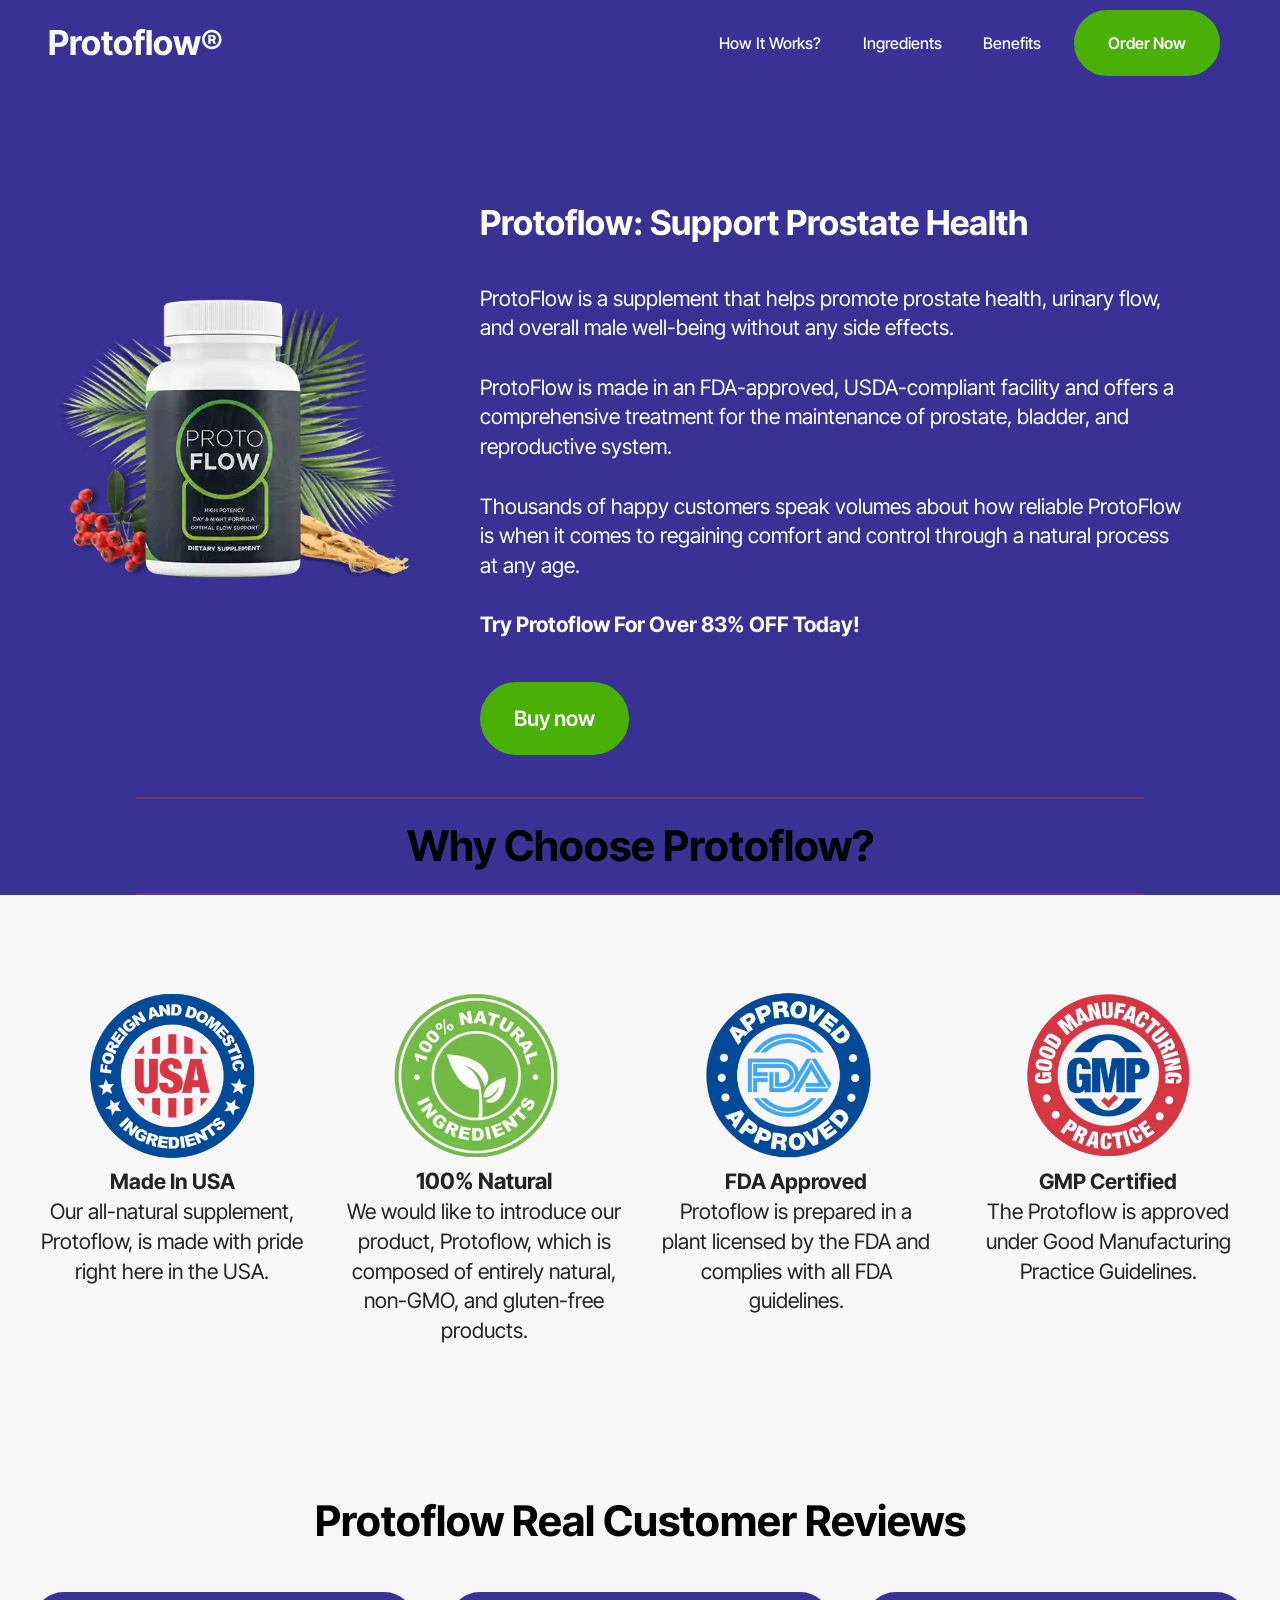
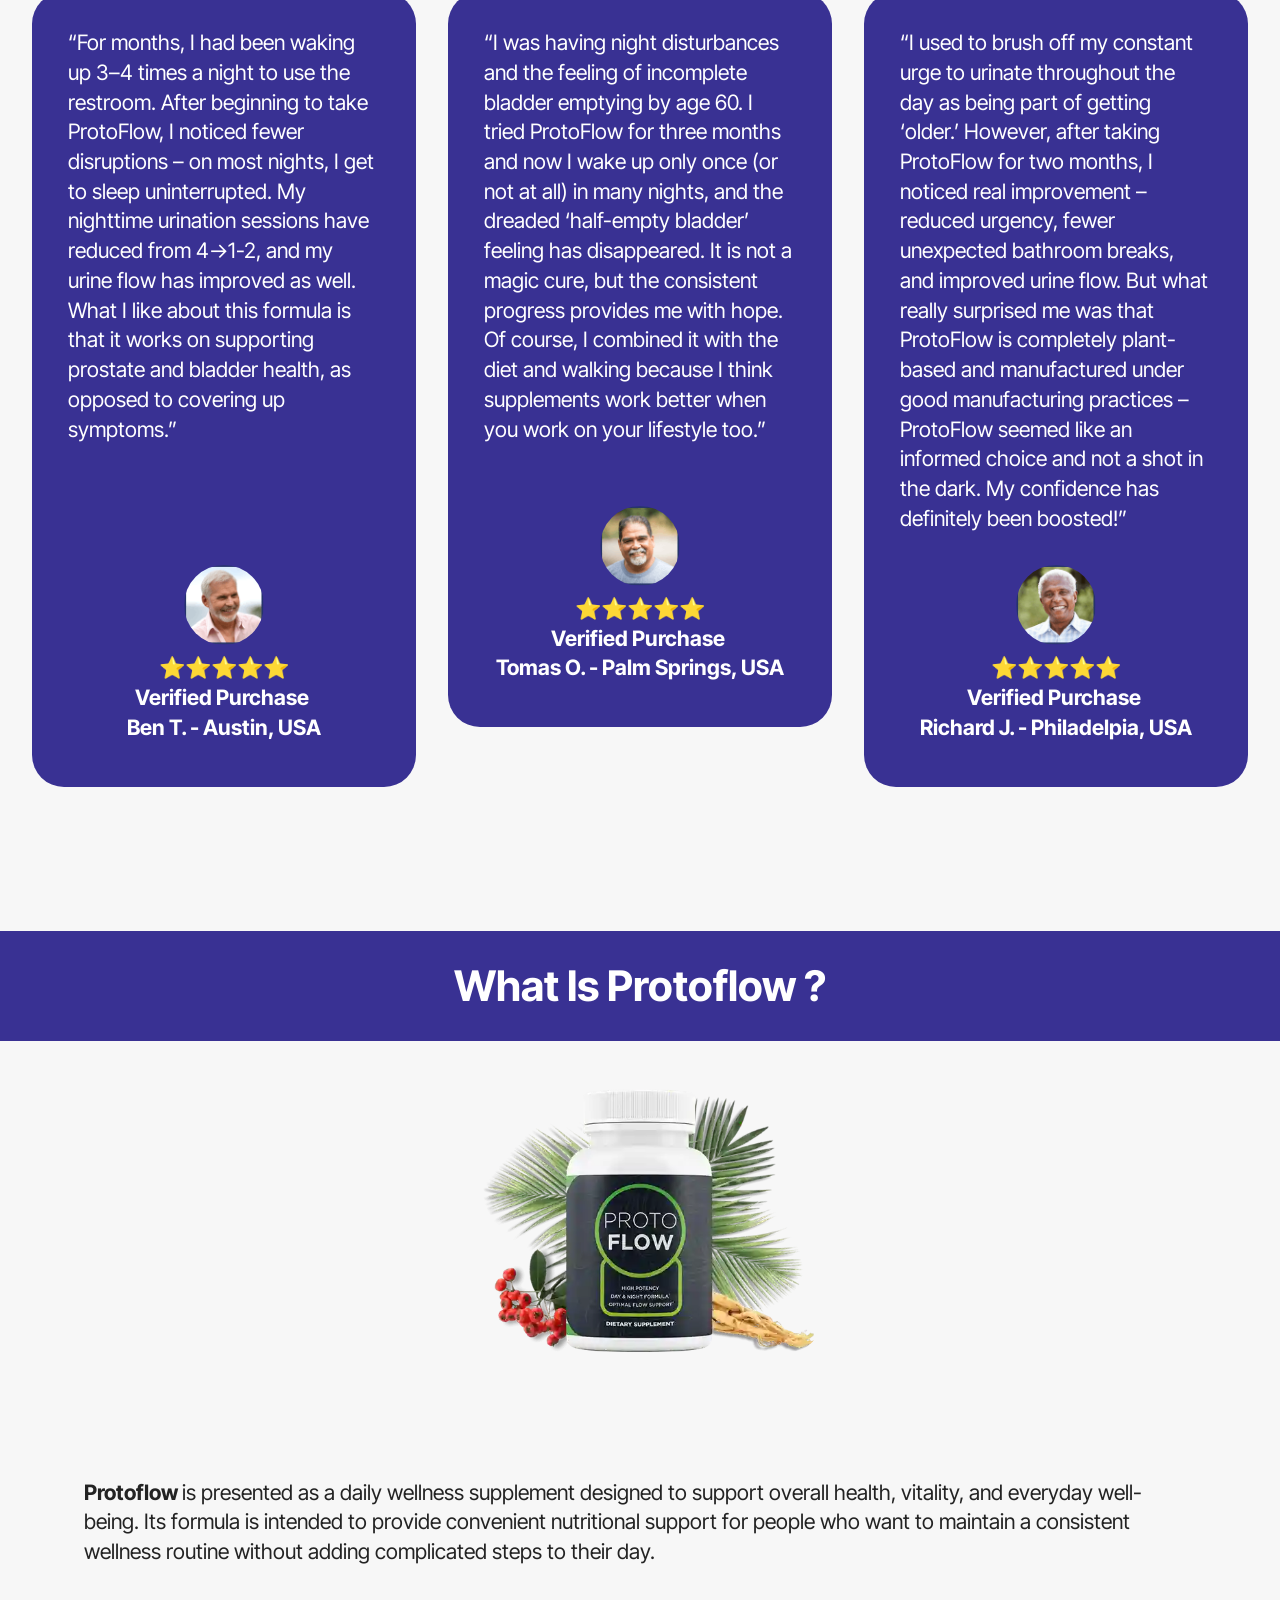
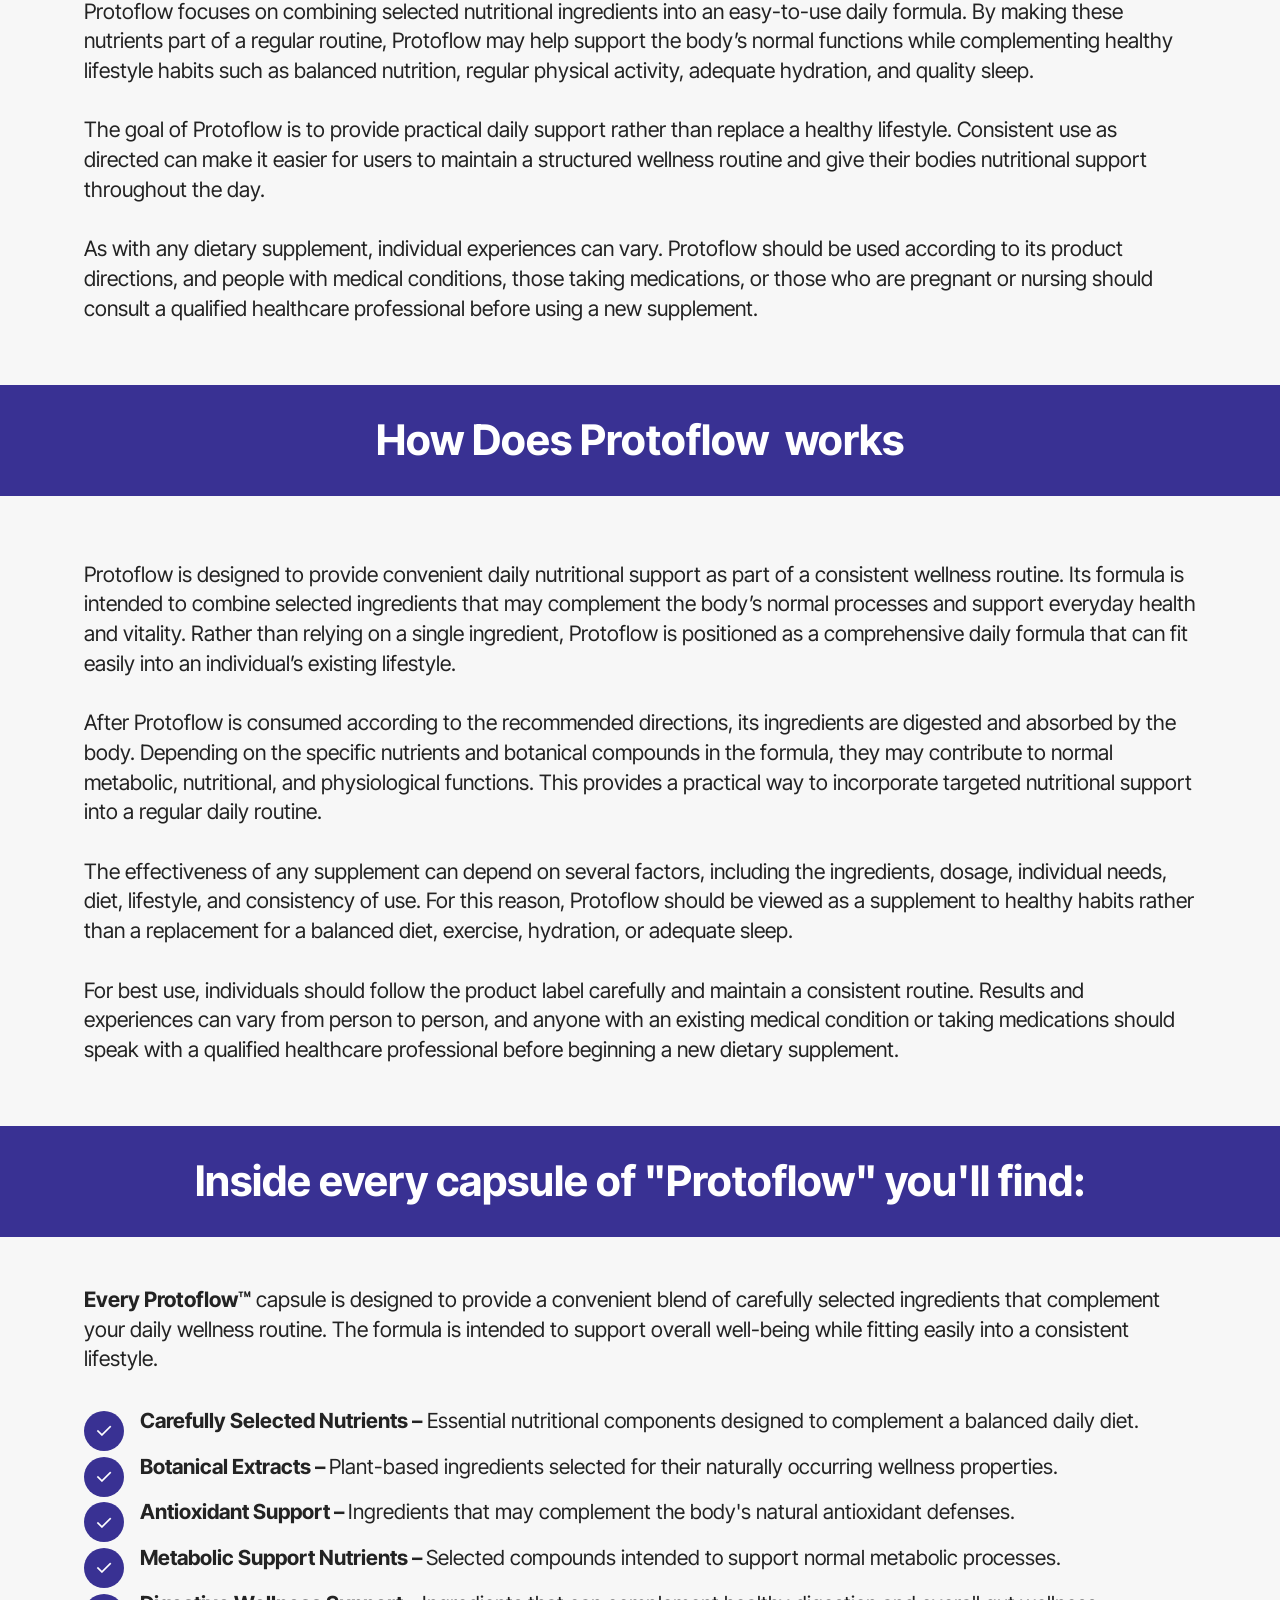
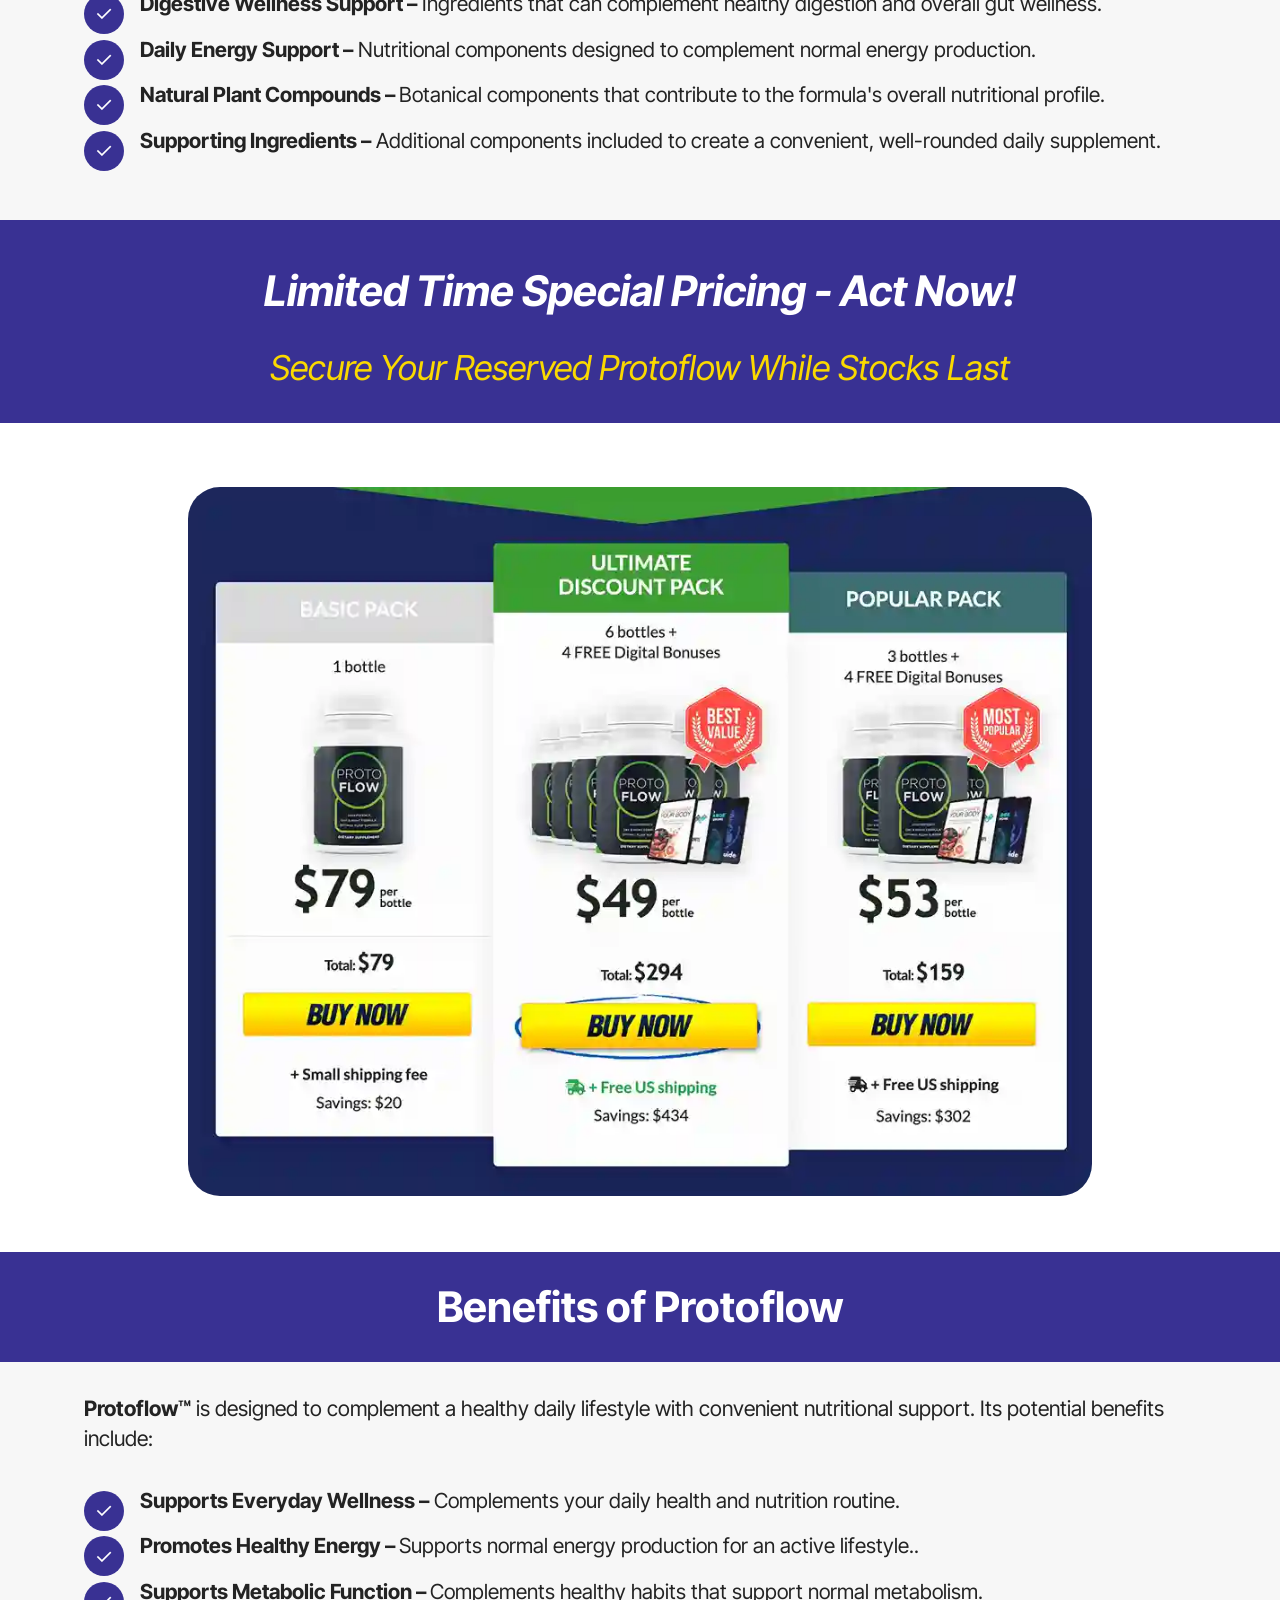
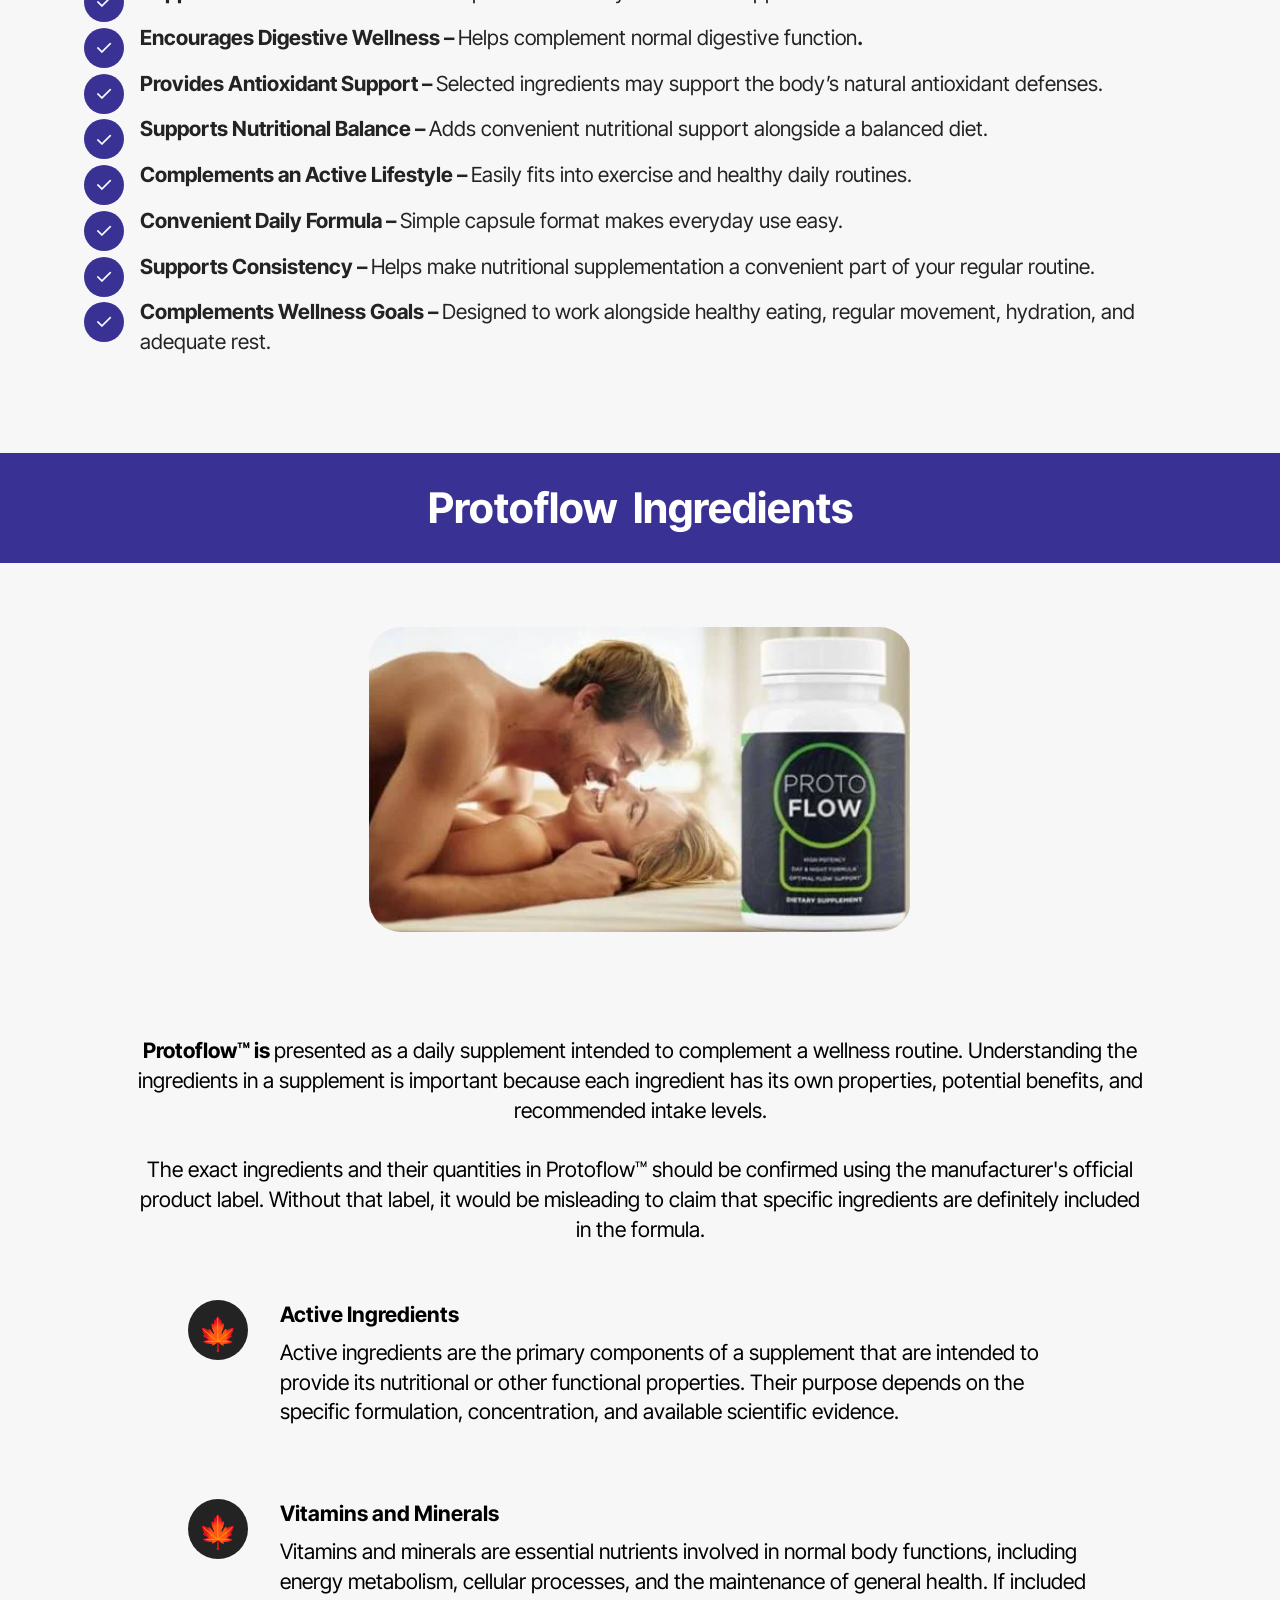
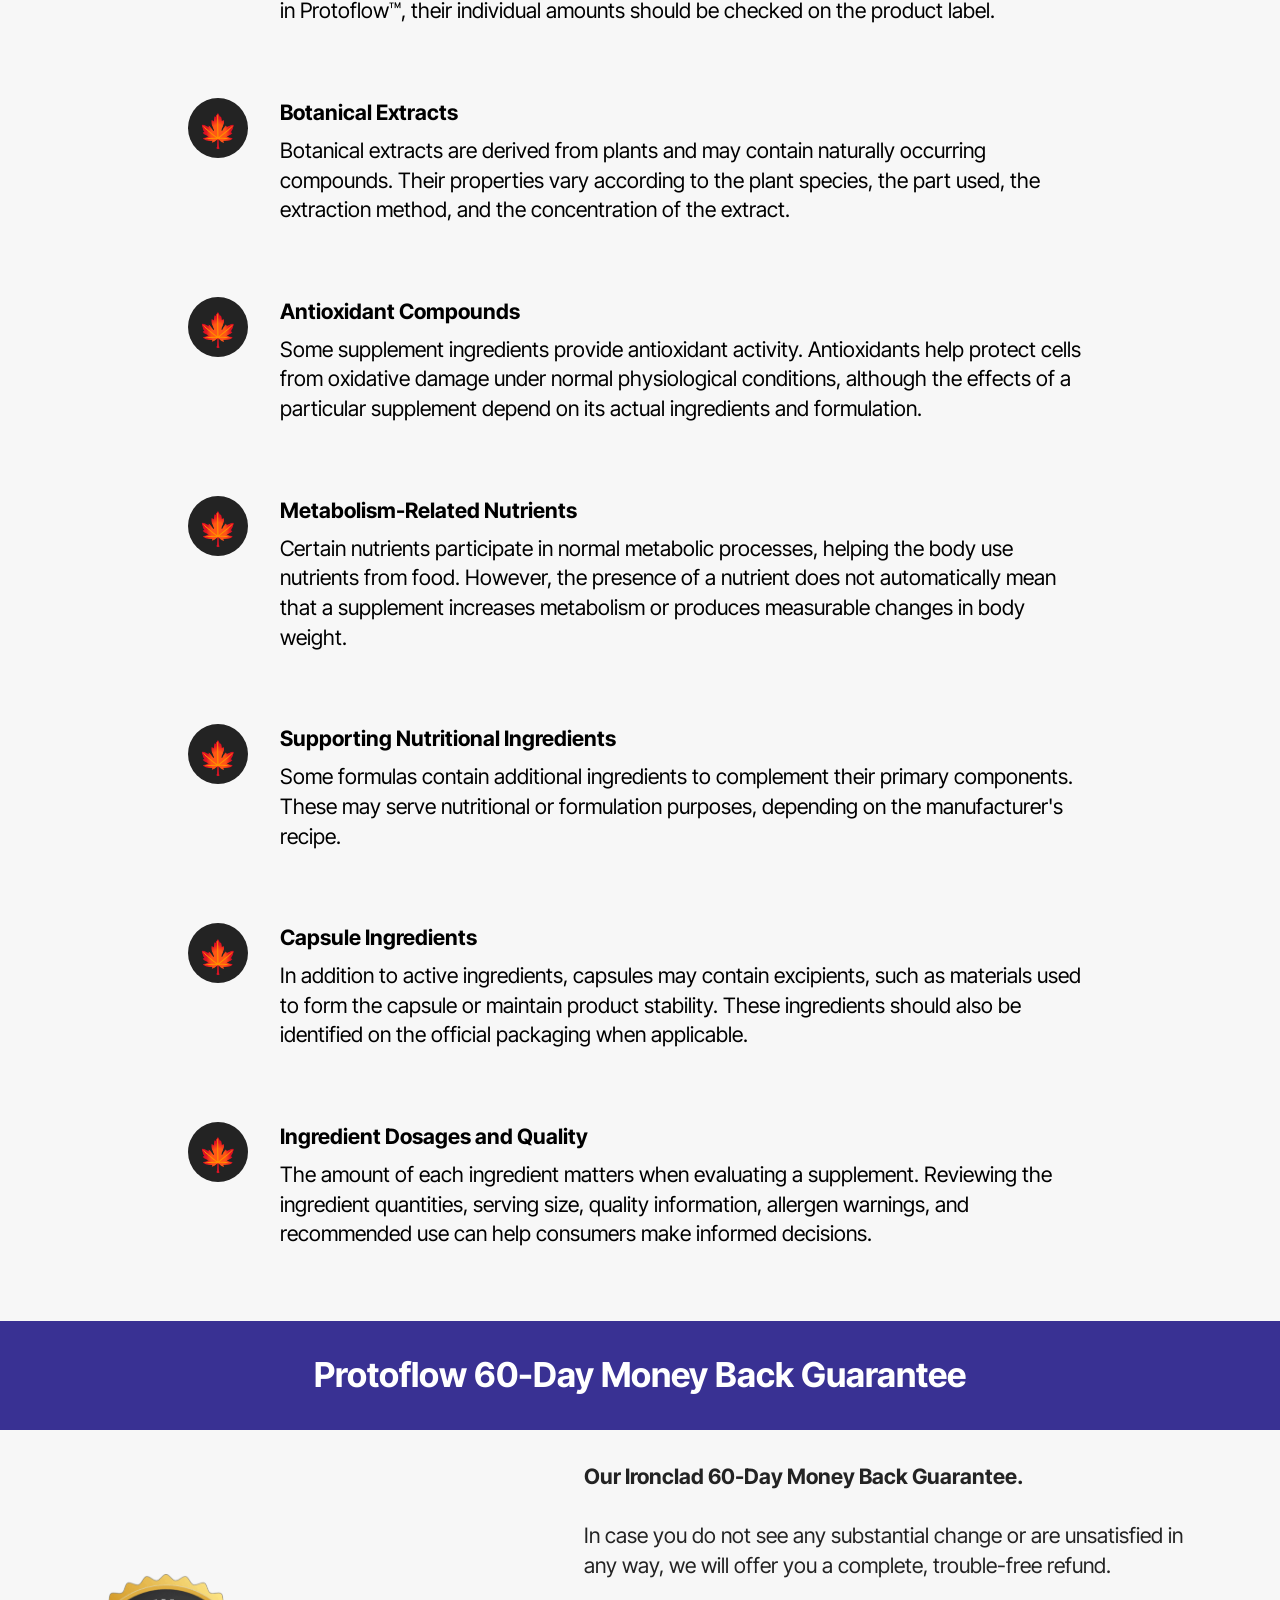
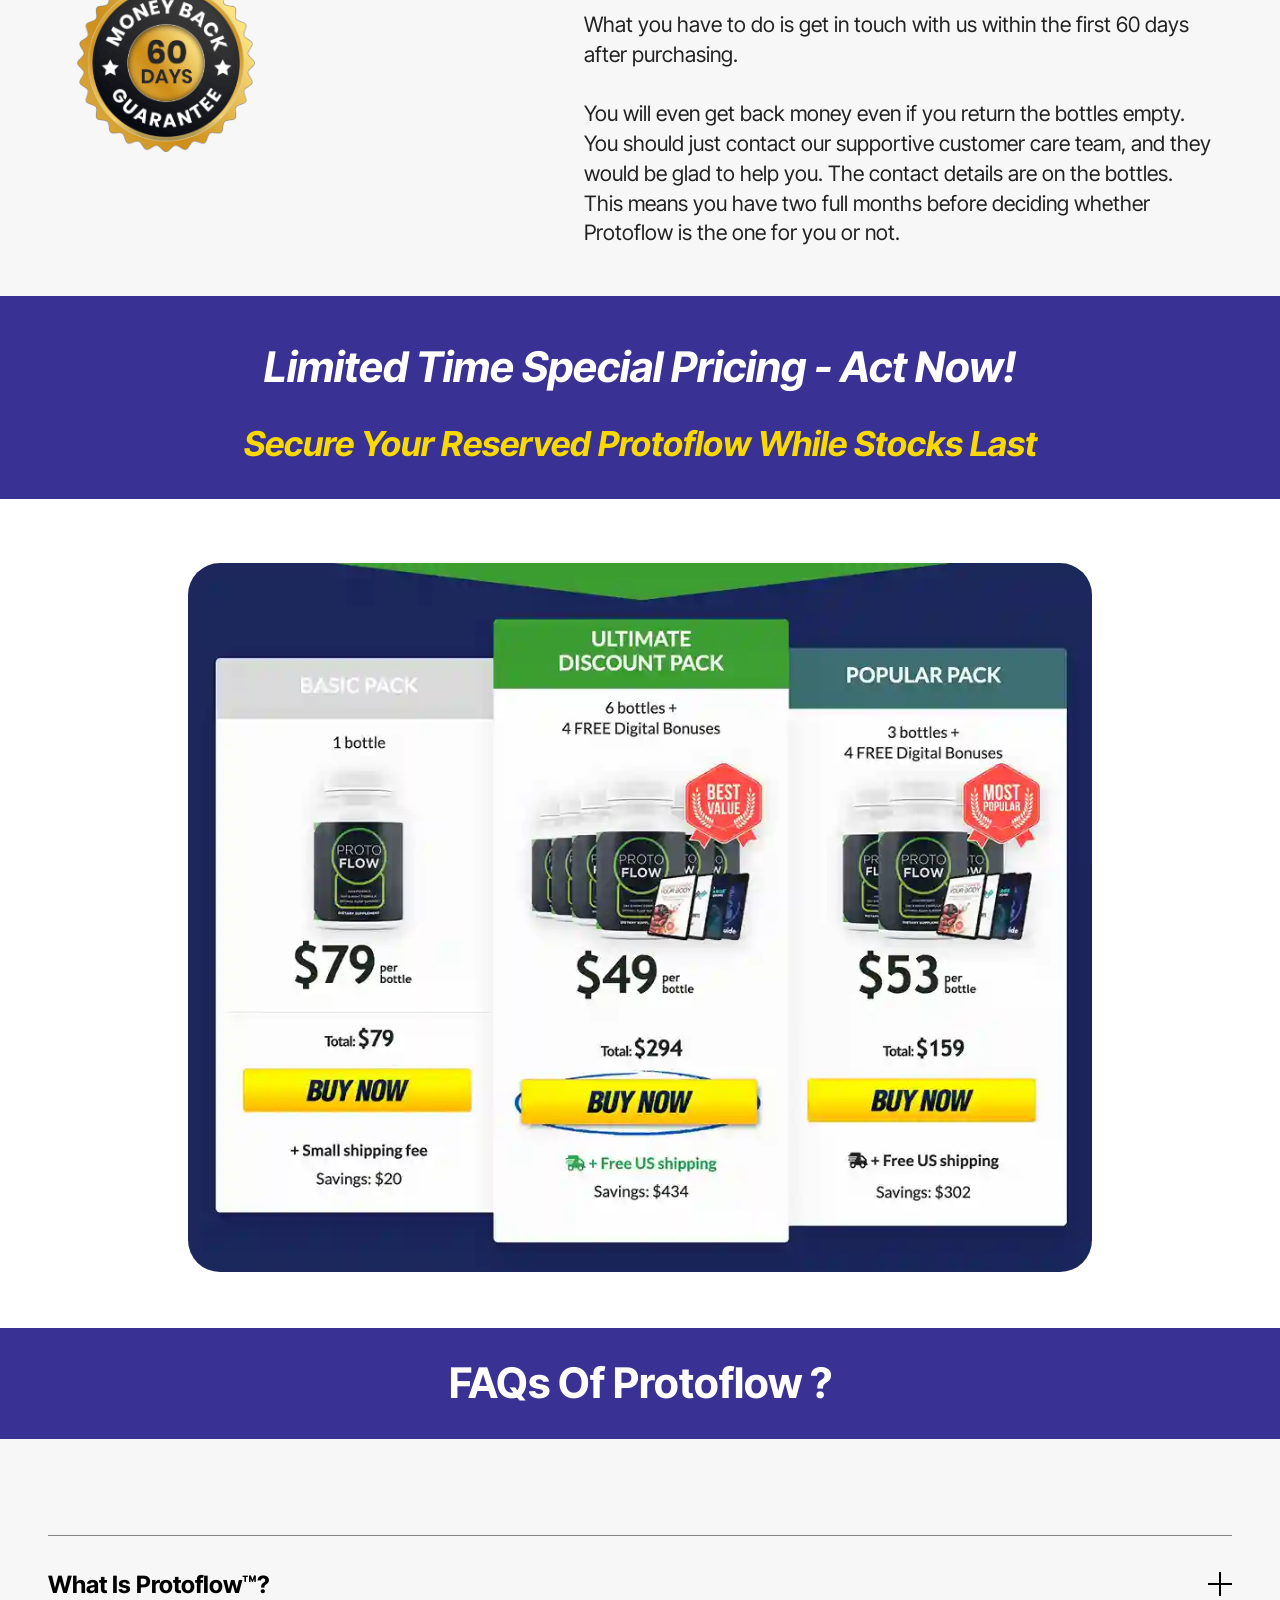
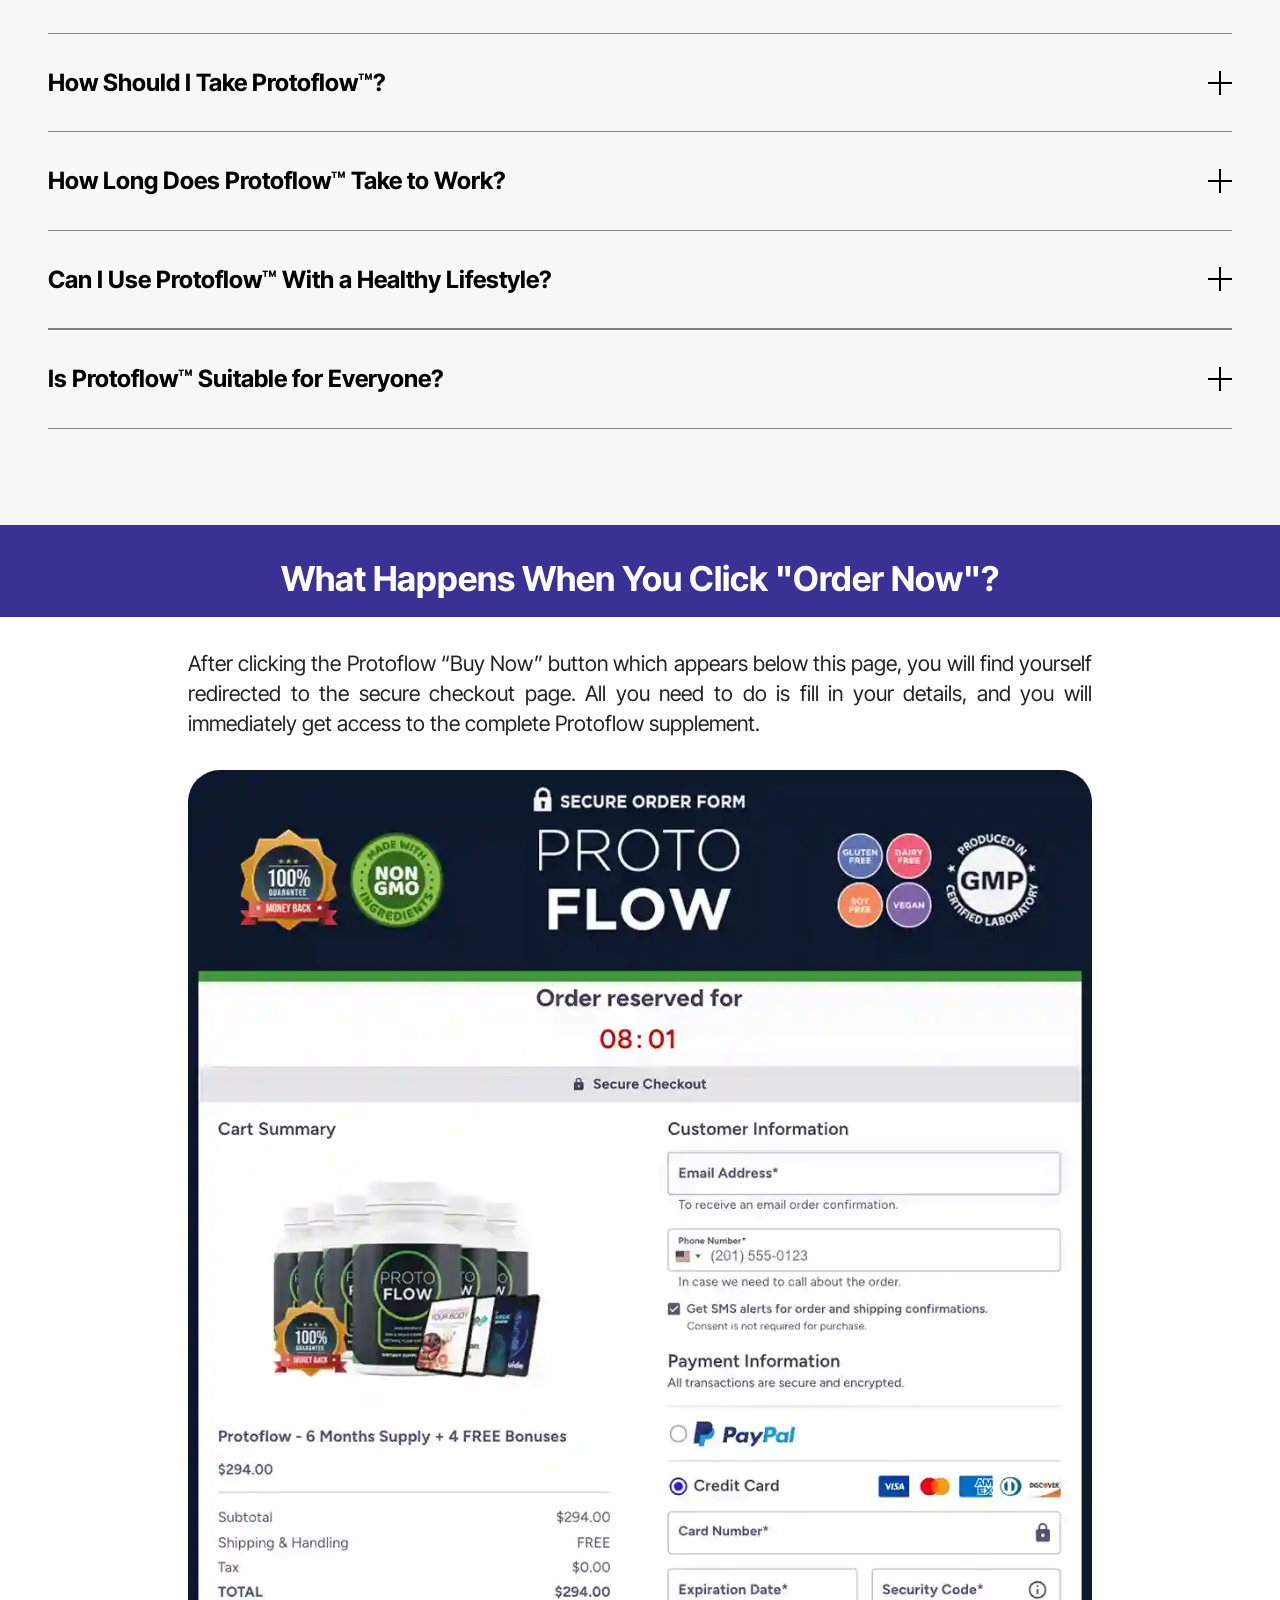
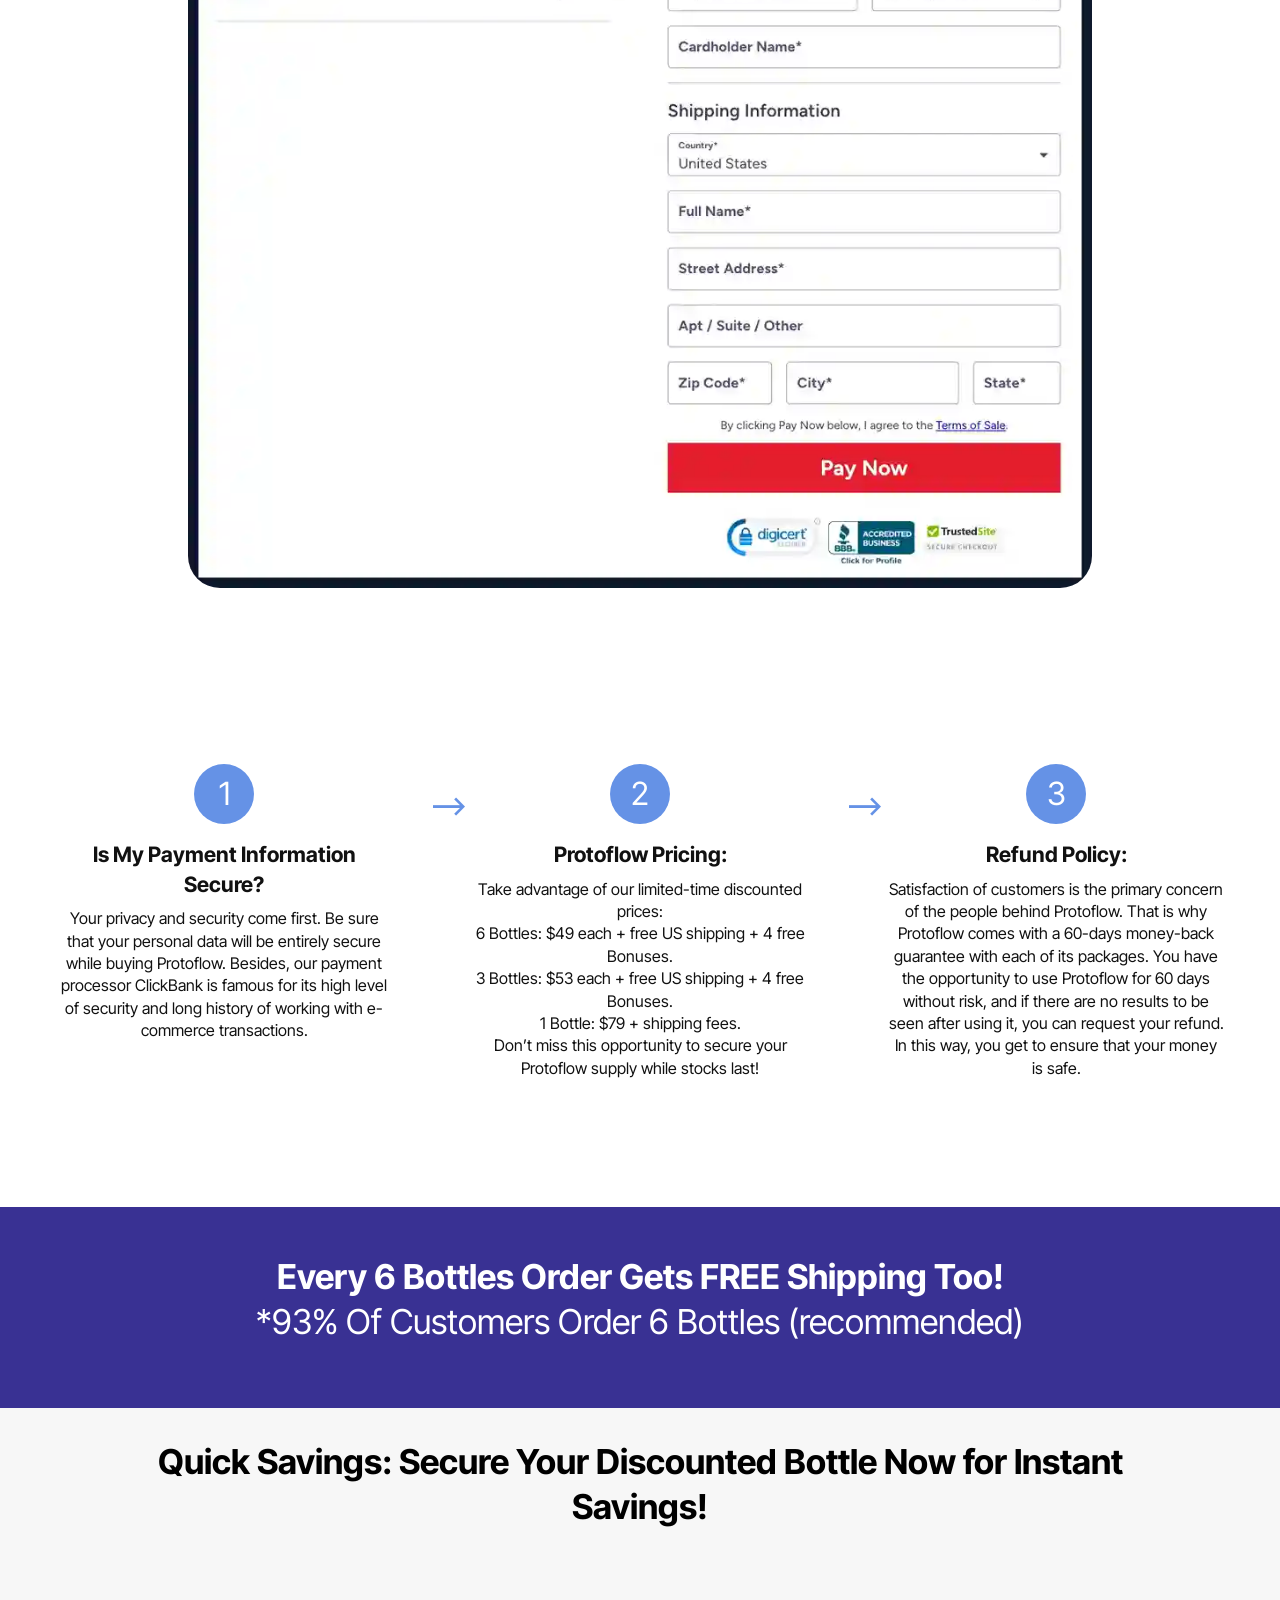
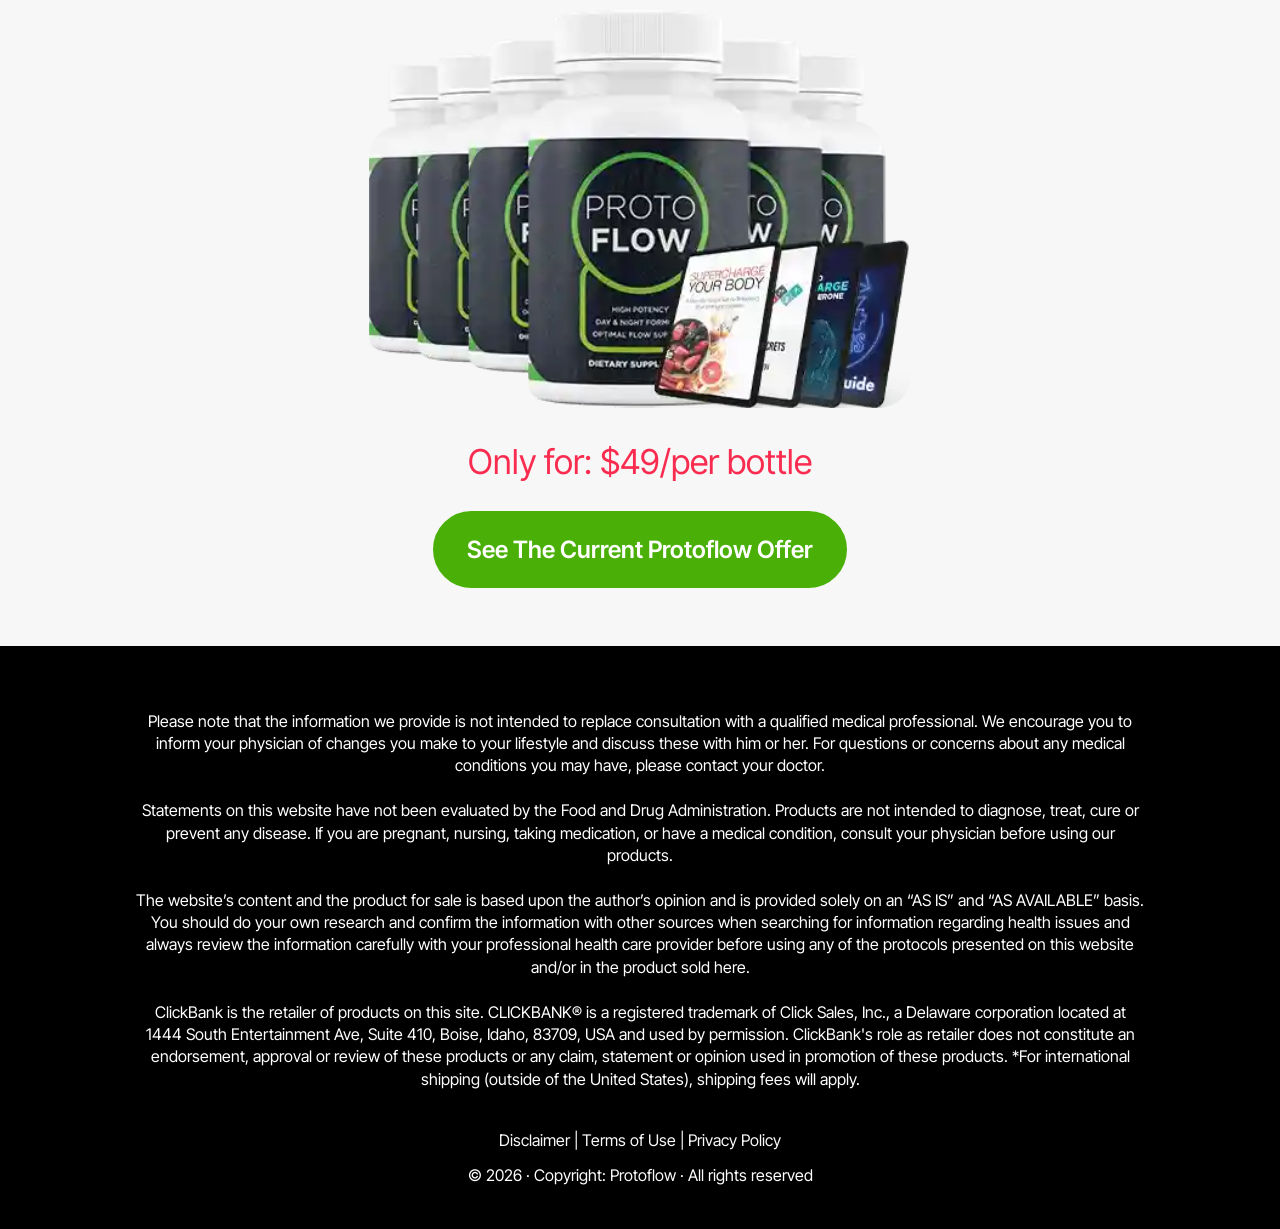
<file: index.html>
<!DOCTYPE html>
<html  lang="en">
<head>
  <!-- Site made with Mobirise Website Builder v6.1.12, https://mobirise.com -->
  <meta charset="UTF-8">
  <meta http-equiv="X-UA-Compatible" content="IE=edge">
  <meta name="generator" content="Mobirise v6.1.12, mobirise.com">
  <meta name="twitter:card" content="summary_large_image"/>
  <meta name="twitter:image:src" content="assets/images/index-meta.webp">
  <meta property="og:image" content="assets/images/index-meta.webp">
  <meta name="twitter:title" content="Protoflow™ – Daily Wellness Support for a Healthier You">
  <meta name="viewport" content="width=device-width, initial-scale=1, minimum-scale=1">
  <link rel="shortcut icon" href="assets/images/protoflow-1.webp" type="image/x-icon">
  <meta name="description" content="Protoflow™ daily wellness support, designed to complement your healthy lifestyle with convenient nutritional support and help you stay consistent with your everyday wellness goals.">
  
  
  <title>Protoflow™ – Daily Wellness Support for a Healthier You</title>
  <link rel="stylesheet" href="assets/web/assets/mobirise-icons2/mobirise2.css">
  <link rel="stylesheet" href="assets/web/assets/mobirise-icons/mobirise-icons.css">
  <link rel="stylesheet" href="assets/bootstrap/css/bootstrap.min.css">
  <link rel="stylesheet" href="assets/dropdown/css/style.css">
  <link rel="stylesheet" href="assets/socicon/css/styles.css">
  <link rel="stylesheet" href="assets/theme/css/style.css">
  <link rel="preload" href="https://fonts.googleapis.com/css?family=Inter+Tight:100,200,300,400,500,600,700,800,900,100i,200i,300i,400i,500i,600i,700i,800i,900i&display=swap" as="style" onload="this.onload=null;this.rel='stylesheet'">
  <noscript><link rel="stylesheet" href="https://fonts.googleapis.com/css?family=Inter+Tight:100,200,300,400,500,600,700,800,900,100i,200i,300i,400i,500i,600i,700i,800i,900i&display=swap"></noscript>
  <link rel="preload" as="style" href="assets/mobirise/css/mbr-additional.css?v=8bEuVX"><link rel="stylesheet" href="assets/mobirise/css/mbr-additional.css?v=8bEuVX" type="text/css">
<meta name="msvalidate.01" content="E1C683F4EFB1ADD5ABCEF03F91AA41EB" />
	<meta name="google-site-verification" content="4bTPPsSgGg9mrN9ppGhdz5BRyaK9BWV9diWJw_Lr8Sk" />
  
  
  <meta name="keywords" content="prosta defend, prostadefend, prosta defend supplement, prosta defend pills">
 <meta name="author" content="prosta defend">
		
 <link rel="canonical" href="" >
</head>
<body>
  
  <section data-bs-version="5.1" class="menu menu2 cid-vvjRE5VQ8q" once="menu" id="menu2-21">
    
    <nav class="navbar navbar-dropdown navbar-expand-lg">
        <div class="container">
            <div class="navbar-brand">
                
                <span class="navbar-caption-wrap"><a class="navbar-caption text-white text-primary display-2" href="https://mwebzuno.com/8419/4179/23/?">Protoflow®&nbsp;<br></a></span>
            </div>
            <button class="navbar-toggler" type="button" data-toggle="collapse" data-bs-toggle="collapse" data-target="#navbarSupportedContent" data-bs-target="#navbarSupportedContent" aria-controls="navbarNavAltMarkup" aria-expanded="false" aria-label="Toggle navigation">
                <div class="hamburger">
                    <span></span>
                    <span></span>
                    <span></span>
                    <span></span>
                </div>
            </button>
            <div class="collapse navbar-collapse" id="navbarSupportedContent">
                <ul class="navbar-nav nav-dropdown" data-app-modern-menu="true"><li class="nav-item"><a class="nav-link link text-white display-4" href="index.html#header3-1m">How It Works?</a></li>
                    <li class="nav-item"><a class="nav-link link text-white display-4" href="index.html#features20-x">
                            Ingredients</a></li>
                    <li class="nav-item"><a class="nav-link link text-white display-4" href="index.html#header3-1n">Benefits</a>
                    </li></ul>
                
                <div class="navbar-buttons mbr-section-btn"><a class="btn btn-primary display-4" href="https://mwebzuno.com/8419/4179/23/?">Order Now</a></div>
            </div>
        </div>
    </nav>
</section>

<section data-bs-version="5.1" class="features7 cid-vvjSD3Nnea" id="features7-22">
    <!---->
    

    
    
    <div class="container">
        <div class="card-wrapper">
            <div class="row align-items-center">
                <div class="col-12 col-lg-4">
                    <div class="image-wrapper">
                        <a href="https://mwebzuno.com/8419/4179/23/?"><img src="assets/images/protoflow-1.webp" alt="Protoflow"></a>
                    </div>
                </div>
                <div class="col-12 col-lg">
                    <div class="text-box">
                        <h5 class="mbr-title mbr-fonts-style display-2">
                            <strong><br></strong><strong><br>Protoflow: Support Prostate Health</strong></h5>
                        <p class="mbr-text mbr-fonts-style display-7"><br>ProtoFlow is a supplement that helps promote prostate health, urinary flow, and overall male well-being without any side effects.<br><br>ProtoFlow is made in an FDA-approved, USDA-compliant facility and offers a comprehensive treatment for the maintenance of prostate, bladder, and reproductive system.<br><br>Thousands of happy customers speak volumes about how reliable ProtoFlow is when it comes to regaining comfort and control through a natural process at any age.<br><br><strong>Try Protoflow For Over 83% OFF Today!</strong><br></p>
                        
                        <div class="mbr-section-btn pt-3"><a href="https://mwebzuno.com/8419/4179/23/?" class="btn btn-primary display-7">Buy now</a></div>
                    </div>
                </div>
            </div>
        </div>
    </div>
</section>

<section data-bs-version="5.1" class="content6 cid-vvjX7Km81t" id="content6-24">
    
    <div class="container">
        <div class="row justify-content-center">
            <div class="col-md-12 col-lg-10">
                <hr class="line">
                <p class="mbr-text align-center mbr-fonts-style my-4 display-1"><strong>Why Choose&nbsp;Protoflow?</strong><br></p>
                <hr class="line">
            </div>
        </div>
    </div>
</section>

<section data-bs-version="5.1" class="gallery5 mbr-gallery cid-vvjX5FZ1n5" id="gallery5-23">
    

    
    

    <div class="container">
        
        <div class="row mbr-gallery mt-4">
            <div class="col-12 col-md-6 col-lg-3 item gallery-image active">
                <div class="item-wrapper" data-toggle="modal" data-bs-toggle="modal" data-target="#vxFYZiYBZC-modal" data-bs-target="#vxFYZiYBZC-modal">
                    <img class="w-100" src="assets/images/made-in-usa-1.webp" alt="Mobirise Website Builder" data-slide-to="0" data-bs-slide-to="0" data-target="#lb-vxFYZiYBZC" data-bs-target="#lb-vxFYZiYBZC">
                    <div class="icon-wrapper">
                        <span class="mobi-mbri mobi-mbri-search mbr-iconfont mbr-iconfont-btn"></span>
                    </div>
                </div>
                <h1 class="mbr-item-subtitle mbr-fonts-style align-center mb-2 mt-2 display-7"><div><strong>Made In USA</strong></div><div>Our all-natural supplement, Protoflow, is made with pride right here in the USA.</div><div>
</div><div>
</div></h1>
            </div>
            <div class="col-12 col-md-6 col-lg-3 item gallery-image">
                <div class="item-wrapper" data-toggle="modal" data-bs-toggle="modal" data-target="#vxFYZiYBZC-modal" data-bs-target="#vxFYZiYBZC-modal">
                    <img class="w-100" src="assets/images/100-natural-500x300.webp" alt="Mobirise Website Builder" data-slide-to="1" data-bs-slide-to="1" data-target="#lb-vxFYZiYBZC" data-bs-target="#lb-vxFYZiYBZC">
                    <div class="icon-wrapper">
                        <span class="mobi-mbri mobi-mbri-search mbr-iconfont mbr-iconfont-btn"></span>
                    </div>
                </div>
                <h1 class="mbr-item-subtitle mbr-fonts-style align-center mb-2 mt-2 display-7"><div><span style="font-size: 1.4rem;"><strong>100% Natural</strong></span></div><div>We would like to introduce our product, Protoflow, which is composed of entirely natural, non-GMO, and gluten-free products.</div><div>
</div><div>
</div></h1>
            </div>
            
            <div class="col-12 col-md-6 col-lg-3 item gallery-image">
                <div class="item-wrapper" data-toggle="modal" data-bs-toggle="modal" data-target="#vxFYZiYBZC-modal" data-bs-target="#vxFYZiYBZC-modal">
                    <img class="w-100" src="assets/images/fda-approved-500x300.webp" alt="Mobirise Website Builder" data-slide-to="2" data-bs-slide-to="2" data-target="#lb-vxFYZiYBZC" data-bs-target="#lb-vxFYZiYBZC">
                    <div class="icon-wrapper">
                        <span class="mobi-mbri mobi-mbri-search mbr-iconfont mbr-iconfont-btn"></span>
                    </div>
                </div>
                <h1 class="mbr-item-subtitle mbr-fonts-style align-center mb-2 mt-2 display-7"><div><strong>FDA Approved</strong></div><div>Protoflow is prepared in a plant licensed by the FDA and complies with all FDA guidelines.</div><div>
</div></h1>
            </div><div class="col-12 col-md-6 col-lg-3 item gallery-image">
                <div class="item-wrapper" data-toggle="modal" data-bs-toggle="modal" data-target="#vxFYZiYBZC-modal" data-bs-target="#vxFYZiYBZC-modal">
                    <img class="w-100" src="assets/images/gmp-certified-500x300.webp" alt="Mobirise Website Builder" data-slide-to="3" data-bs-slide-to="3" data-target="#lb-vxFYZiYBZC" data-bs-target="#lb-vxFYZiYBZC">
                    <div class="icon-wrapper">
                        <span class="mobi-mbri mobi-mbri-search mbr-iconfont mbr-iconfont-btn"></span>
                    </div>
                </div>
                <h1 class="mbr-item-subtitle mbr-fonts-style align-center mb-2 mt-2 display-7"><div><strong>GMP Certified</strong></div><div>The Protoflow is approved under Good Manufacturing Practice Guidelines.</div></h1>
            </div>
        </div>

        <div class="modal mbr-slider" tabindex="-1" role="dialog" aria-hidden="true" id="vxFYZiYBZC-modal">
            <div class="modal-dialog" role="document">
                <div class="modal-content">
                    <div class="modal-body">
                        <div class="carousel slide" id="lb-vxFYZiYBZC" data-interval="5000" data-bs-interval="5000">
                            <div class="carousel-inner">
                                <div class="carousel-item active">
                                    <img class="d-block w-100" src="assets/images/made-in-usa-1.webp" alt="Mobirise Website Builder">
                                </div>
                                <div class="carousel-item">
                                    <img class="d-block w-100" src="assets/images/100-natural-500x300.webp" alt="Mobirise Website Builder">
                                </div>
                                
                                <div class="carousel-item">
                                    <img class="d-block w-100" src="assets/images/fda-approved-500x300.webp" alt="Mobirise Website Builder">
                                </div><div class="carousel-item">
                                    <img class="d-block w-100" src="assets/images/gmp-certified-500x300.webp" alt="Mobirise Website Builder">
                                </div>
                            </div>
                            <ol class="carousel-indicators">
                                <li data-slide-to="0" data-bs-slide-to="0" class="active" data-target="#lb-vxFYZiYBZC" data-bs-target="#lb-vxFYZiYBZC"></li>
                                <li data-slide-to="1" data-bs-slide-to="1" data-target="#lb-vxFYZiYBZC" data-bs-target="#lb-vxFYZiYBZC"></li>
                                <li data-slide-to="2" data-bs-slide-to="2" data-target="#lb-vxFYZiYBZC" data-bs-target="#lb-vxFYZiYBZC"></li>
                                <li data-slide-to="3" data-bs-slide-to="3" data-target="#lb-vxFYZiYBZC" data-bs-target="#lb-vxFYZiYBZC"></li>
                            </ol>
                            <a role="button" href="" class="close" data-dismiss="modal" data-bs-dismiss="modal" aria-label="Close">
                            </a>
                            <a class="carousel-control-prev carousel-control" role="button" data-slide="prev" data-bs-slide="prev" href="#lb-vxFYZiYBZC">
                                <span class="mobi-mbri mobi-mbri-arrow-prev" aria-hidden="true"></span>
                                <span class="sr-only visually-hidden">Previous</span>
                            </a>
                            <a class="carousel-control-next carousel-control" role="button" data-slide="next" data-bs-slide="next" href="#lb-vxFYZiYBZC">
                                <span class="mobi-mbri mobi-mbri-arrow-next" aria-hidden="true"></span>
                                <span class="sr-only visually-hidden">Next</span>
                            </a>
                        </div>
                    </div>
                </div>
            </div>
        </div>
    </div>
</section>

<section data-bs-version="5.1" class="people04 cid-vvjZd48blB" id="people04-27">
	
	
	<div class="container">
		<div class="row mb-5 justify-content-center">
			<div class="col-12 mb-0 content-head">
				<h3 class="mbr-section-title mbr-fonts-style align-center mb-0 display-1"><strong>Protoflow Real Customer Reviews</strong></h3>
				
			</div>
		</div>
		<div class="row mbr-masonry" data-masonry="{&quot;percentPosition&quot;: true }">
			
			<div class="item features-without-image col-12 col-md-6 col-lg-4 active">
				<div class="item-wrapper">
					<div class="card-box align-left">
						<p class="card-text mbr-fonts-style display-7">“For months, I had been waking up 3–4 times a night to use the restroom. After beginning to take ProtoFlow, I noticed fewer disruptions – on most nights, I get to sleep uninterrupted. My nighttime urination sessions have reduced from 4→1-2, and my urine flow has improved as well. What I like about this formula is that it works on supporting prostate and bladder health, as opposed to covering up symptoms.”<br><br><br><br>
						</p>
						<div class="img-wrapper mt-4 mb-2">
							<img src="assets/images/m1-160x84.webp" data-slide-to="1" data-bs-slide-to="1" alt="Ben T. - Austin, USA">
						</div>
						<h5 class="card-title mbr-fonts-style display-7"><strong>⭐⭐⭐⭐⭐</strong><br><strong>Verified Purchase&nbsp;</strong><br><strong>Ben T. - Austin, USA</strong></h5>
					</div>
				</div>
			</div>
			<div class="item features-without-image col-12 col-md-6 col-lg-4">
				<div class="item-wrapper">
					<div class="card-box align-left">
						<p class="card-text mbr-fonts-style display-7">“I was having night disturbances and the feeling of incomplete bladder emptying by age 60. I tried ProtoFlow for three months and now I wake up only once (or not at all) in many nights, and the dreaded ‘half-empty bladder’ feeling has disappeared. It is not a magic cure, but the consistent progress provides me with hope. Of course, I combined it with the diet and walking because I think supplements work better when you work on your lifestyle too.”<br><br>
						</p>
						<div class="img-wrapper mt-4 mb-2">
							<img src="assets/images/m2-160x84.webp" data-slide-to="2" data-bs-slide-to="2" alt="Tomas O. - Palm Springs, USA">
						</div>
						<h5 class="card-title mbr-fonts-style display-7">
							<strong>⭐⭐⭐⭐⭐</strong><br><strong>Verified Purchase&nbsp;</strong><br><strong>
</strong>
						<div><strong>Tomas O. - Palm Springs, USA</strong></div><div><strong>
</strong></div></h5>
					</div>
				</div>
			</div>
			
			<div class="item features-without-image col-12 col-md-6 col-lg-4">
				<div class="item-wrapper">
					<div class="card-box align-left">
						<p class="card-text mbr-fonts-style display-7">“I used to brush off my constant urge to urinate throughout the day as being part of getting ‘older.’ However, after taking ProtoFlow for two months, I noticed real improvement – reduced urgency, fewer unexpected bathroom breaks, and improved urine flow. But what really surprised me was that ProtoFlow is completely plant-based and manufactured under good manufacturing practices – ProtoFlow seemed like an informed choice and not a shot in the dark. My confidence has definitely been boosted!”<br></p>
						<div class="img-wrapper mt-4 mb-2">
							<img src="assets/images/m3-160x84.webp" data-slide-to="4" data-bs-slide-to="4" alt="Richard J. - Philadelpia, USA">
						</div>
						<h5 class="card-title mbr-fonts-style display-7"><strong>⭐⭐⭐⭐⭐</strong><br><strong>Verified Purchase&nbsp;</strong><br><strong>Richard J. - Philadelpia, USA</strong></h5>
					</div>
				</div>
			</div>
			
		</div>
	</div>
</section>

<section data-bs-version="5.1" class="header3 cid-uSwx4cJ0TO" id="header3-4">

    

    
    

    <div class="align-center container">
        <div class="row justify-content-center">
            <div class="col-12 col-lg-12">
                
                <h2 class="mbr-section-subtitle mbr-fonts-style mb-3 display-1"><strong>What Is Protoflow ?</strong></h2>
                
                
            </div>
        </div>
    </div>
</section>

<section data-bs-version="5.1" class="header9 cid-uSwxo9HcY4" id="header9-6">

    

    
    

    <div class="text-center container">
        <div class="row justify-content-center">
            <div class="col-md-12 col-lg-9">
                <div class="image-wrap mb-4">
                    <a href="https://mwebzuno.com/8419/4179/23/?"><img src="assets/images/protoflow-1.webp" alt="Protoflow Official"></a>
                </div>
                
                
                
            </div>
        </div>
    </div>
</section>

<section data-bs-version="5.1" class="content4 cid-uSwx5BcQWN" id="content4-5">
    

    
    
    <div class="container">
        <div class="row justify-content-center">
            <div class="title col-md-12 col-lg-11">
                
                <h4 class="mbr-section-subtitle align-center mbr-fonts-style mb-4 display-7"><div><br></div><div><strong>Protoflow </strong>is presented as a daily wellness supplement designed to support overall health, vitality, and everyday well-being. Its formula is intended to provide convenient nutritional support for people who want to maintain a consistent wellness routine without adding complicated steps to their day.</div><div><br></div><div>
</div><div>Protoflow focuses on combining selected nutritional ingredients into an easy-to-use daily formula. By making these nutrients part of a regular routine, Protoflow may help support the body’s normal functions while complementing healthy lifestyle habits such as balanced nutrition, regular physical activity, adequate hydration, and quality sleep.</div><div><br></div><div>
</div><div>The goal of Protoflow is to provide practical daily support rather than replace a healthy lifestyle. Consistent use as directed can make it easier for users to maintain a structured wellness routine and give their bodies nutritional support throughout the day.</div><div><br></div><div>As with any dietary supplement, individual experiences can vary. Protoflow should be used according to its product directions, and people with medical conditions, those taking medications, or those who are pregnant or nursing should consult a qualified healthcare professional before using a new supplement.</div><div><br></div><div>
</div><div>
</div><div>
</div><div>
</div><div>
</div><div>
</div></h4>
                
            </div>
        </div>
    </div>
</section>

<section data-bs-version="5.1" class="header3 cid-uSwy3EeQp4" id="header3-7">

    

    
    

    <div class="align-center container">
        <div class="row justify-content-center">
            <div class="col-12 col-lg-12">
                
                <h2 class="mbr-section-subtitle mbr-fonts-style mb-3 display-1"><strong>How Does Protoflow&nbsp; works</strong></h2>
                
                
            </div>
        </div>
    </div>
</section>

<section data-bs-version="5.1" class="content4 cid-uSwy4P6KjC" id="content4-8">
    

    
    
    <div class="container">
        <div class="row justify-content-center">
            <div class="title col-md-12 col-lg-11">
                
                <h4 class="mbr-section-subtitle align-center mbr-fonts-style mb-4 display-7"><div>Protoflow is designed to provide convenient daily nutritional support as part of a consistent wellness routine. Its formula is intended to combine selected ingredients that may complement the body’s normal processes and support everyday health and vitality. Rather than relying on a single ingredient, Protoflow is positioned as a comprehensive daily formula that can fit easily into an individual’s existing lifestyle.</div><div><br></div><div>After Protoflow is consumed according to the recommended directions, its ingredients are digested and absorbed by the body. Depending on the specific nutrients and botanical compounds in the formula, they may contribute to normal metabolic, nutritional, and physiological functions. This provides a practical way to incorporate targeted nutritional support into a regular daily routine.</div><div><br></div><div>The effectiveness of any supplement can depend on several factors, including the ingredients, dosage, individual needs, diet, lifestyle, and consistency of use. For this reason, Protoflow should be viewed as a supplement to healthy habits rather than a replacement for a balanced diet, exercise, hydration, or adequate sleep.</div><div><br></div><div>For best use, individuals should follow the product label carefully and maintain a consistent routine. Results and experiences can vary from person to person, and anyone with an existing medical condition or taking medications should speak with a qualified healthcare professional before beginning a new dietary supplement.</div><div><br></div><div><span style="font-size: 1.4rem;">
</span></div><div><span style="font-size: 1.4rem;">
</span></div><div><span style="font-size: 1.4rem;">
</span></div><div><span style="font-size: 1.4rem;">
</span></div></h4>
                
            </div>
        </div>
    </div>
</section>

<section data-bs-version="5.1" class="header3 cid-v9Z7cN19hR" id="header3-1v">

    

    
    

    <div class="align-center container">
        <div class="row justify-content-center">
            <div class="col-12 col-lg-12">
                
                <h2 class="mbr-section-subtitle mbr-fonts-style mb-3 display-1"><strong>Inside every capsule of "Protoflow" you'll find:</strong></h2>
                
                
            </div>
        </div>
    </div>
</section>

<section data-bs-version="5.1" class="content8 cid-v1XUQZJSzF" id="content8-1l">
    
    <div class="container">
        <div class="row justify-content-center">
            <div class="counter-container col-md-12 col-lg-11">
                <h4 class="mbr-section-title mbr-fonts-style mb-4 display-7"><div><strong>Every Protoflow™</strong> capsule is designed to provide a convenient blend of carefully selected ingredients that complement your daily wellness routine. The formula is intended to support overall well-being while fitting easily into a consistent lifestyle.</div></h4>
                <div class="mbr-text mbr-fonts-style display-7">
                    <ul>
                        <li><span style="font-size: 20.8px;"><strong>Carefully Selected Nutrients –</strong> Essential nutritional components designed to complement a balanced daily diet.</span></li><li><span style="font-size: 20.8px;"><strong>Botanical Extracts – </strong>Plant-based ingredients selected for their naturally occurring wellness properties.</span></li><li><span style="font-size: 20.8px;"><strong>Antioxidant Support – </strong>Ingredients that may complement the body's natural antioxidant defenses.</span></li><li><span style="font-size: 20.8px;"><strong>Metabolic Support Nutrients – </strong>Selected compounds intended to support normal metabolic processes.</span></li><li><span style="font-size: 20.8px;"><strong>Digestive Wellness Support –</strong> Ingredients that can complement healthy digestion and overall gut wellness.</span></li><li><span style="font-size: 20.8px;"><strong>Daily Energy Support –</strong> Nutritional components designed to complement normal energy production.</span></li><li><span style="font-size: 20.8px;"><strong>Natural Plant Compounds – </strong>Botanical components that contribute to the formula's overall nutritional profile.</span></li><li><span style="font-size: 20.8px;"><strong>Supporting Ingredients –</strong> Additional components included to create a convenient, well-rounded daily supplement.</span></li>
                    </ul>
                </div>
            </div>
        </div>
    </div>
</section>

<section data-bs-version="5.1" class="content4 cid-uSwyrY4N6k" id="content4-9">
    

    
    
    <div class="container">
        <div class="row justify-content-center">
            <div class="title col-md-12 col-lg-11">
                <h3 class="mbr-section-title mbr-fonts-style align-center mb-4 display-1"><strong><em>Limited Time Special Pricing - Act Now!</em></strong></h3>
                <h4 class="mbr-section-subtitle align-center mbr-fonts-style mb-4 display-2"><em>Secure Your Reserved Protoflow While Stocks Last</em></h4>
                
            </div>
        </div>
    </div>
</section>

<section data-bs-version="5.1" class="header10 cid-vxFMaZrLoG" id="header10-2i">

    

    

    <div class="align-center container">
        <div class="row justify-content-center">
            <div class="col-md-12 col-lg-9">
                
                
                
                <div class="image-wrap mt-4">
                    <a href="https://mwebzuno.com/8419/4179/23/?"><img src="assets/images/protoflow-price.webp" alt="Protoflow - Order Page" title="Ikaria Lean Belly Juice"></a><br>
                </div>
            </div>
        </div>
    </div>
</section>

<section data-bs-version="5.1" class="header3 cid-v1XV2cMDDJ" id="header3-1m">

    

    
    

    <div class="align-center container">
        <div class="row justify-content-center">
            <div class="col-12 col-lg-12">
                
                <h2 class="mbr-section-subtitle mbr-fonts-style mb-3 display-1"><strong>Benefits of Protoflow</strong></h2>
                
                
            </div>
        </div>
    </div>
</section>

<section data-bs-version="5.1" class="content5 cid-v1XUQbpUqO" id="content5-1k">
    
    <div class="container">
        <div class="row justify-content-center">
            <div class="col-md-12 col-lg-11">
                
                
                <p class="mbr-text mbr-fonts-style display-7"><strong>Protoflow™</strong> is designed to complement a healthy daily lifestyle with convenient nutritional support. Its potential benefits include:<br></p>                
         </div>
        </div>
    </div>
</section>

<section data-bs-version="5.1" class="content8 cid-v9Z7uphgOG" id="content8-1x">
    
    <div class="container">
        <div class="row justify-content-center">
            <div class="counter-container col-md-12 col-lg-11">
                
                <div class="mbr-text mbr-fonts-style display-7">
                    <ul>
                        <li><span style="font-size: 20.8px;"><strong>Supports Everyday Wellness –</strong> Complements your daily health and nutrition routine.</span></li><li><span style="font-size: 20.8px;"><strong>Promotes Healthy Energy – </strong>Supports normal energy production for an active lifestyle..</span></li><li><span style="font-size: 20.8px;"><strong>Supports Metabolic Function – </strong>Complements healthy habits that support normal metabolism.</span></li><li><span style="font-size: 20.8px;"><strong>Encourages Digestive Wellness – </strong>Helps complement normal digestive function<strong>.</strong></span></li><li><span style="font-size: 20.8px;"><strong>Provides Antioxidant Support – </strong>Selected ingredients may support the body’s natural antioxidant defenses.</span></li><li><span style="font-size: 20.8px;"><strong>Supports Nutritional Balance – </strong>Adds convenient nutritional support alongside a balanced diet.</span></li>
                    </ul>
                </div>
            </div>
        </div>
    </div>
</section>

<section data-bs-version="5.1" class="content8 cid-vxA1wSYxau" id="content8-2a">
    
    <div class="container">
        <div class="row justify-content-center">
            <div class="counter-container col-md-12 col-lg-11">
                
                <div class="mbr-text mbr-fonts-style display-7">
                    <ul>
                        <li><span style="font-size: 20.8px;"><strong>Complements an Active Lifestyle – </strong>Easily fits into exercise and healthy daily routines.</span></li><li><span style="font-size: 20.8px;"><strong>Convenient Daily Formula – </strong>Simple capsule format makes everyday use easy.</span></li><li><span style="font-size: 20.8px;"><strong>Supports Consistency – </strong>Helps make nutritional supplementation a convenient part of your regular routine.</span></li><li><span style="font-size: 20.8px;"><strong>Complements Wellness Goals – </strong>Designed to work alongside healthy eating, regular movement, hydration, and adequate rest.</span></li>
                    </ul>
                </div>
            </div>
        </div>
    </div>
</section>

<section data-bs-version="5.1" class="header3 cid-uSxYnXWoLH" id="header3-e">

    

    
    

    <div class="align-center container">
        <div class="row justify-content-center">
            <div class="col-12 col-lg-12">
                
                <h2 class="mbr-section-subtitle mbr-fonts-style mb-3 display-1"><strong>Protoflow&nbsp; Ingredients</strong></h2>
                
                
            </div>
        </div>
    </div>
</section>

<section data-bs-version="5.1" class="header10 cid-vxEaeDYLug" id="header10-2h">

    

    

    <div class="align-center container">
        <div class="row justify-content-center">
            <div class="col-md-12 col-lg-9">
                
                
                
                <div class="image-wrap mt-4">
                    <a href="https://mwebzuno.com/8419/4179/23/?"><img src="assets/images/men-enhances-strength-powerful-results-protoflow.webp" alt="Protoflow - Order Page" title="Ikaria Lean Belly Juice"></a><br>
                </div>
            </div>
        </div>
    </div>
</section>

<section data-bs-version="5.1" class="features19 cid-uSxZQNMPuo" id="features20-g">

    
    
    <div class="container">
        <div class="row justify-content-center">
            <div class="col-md-12 col-lg-10">
                <div class="card-wrapper pb-4">
                    <div class="card-box align-center">
                        <h4 class="card-title mbr-fonts-style mb-4 display-7"><strong>Protoflow™ is </strong>presented as a daily supplement intended to complement a wellness routine. Understanding the ingredients in a supplement is important because each ingredient has its own properties, potential benefits, and recommended intake levels.<br><br>The exact ingredients and their quantities in Protoflow™ should be confirmed using the manufacturer's official product label. Without that label, it would be misleading to claim that specific ingredients are definitely included in the formula.</h4>
                        
                        
                    </div>
                </div>
            </div>
            <div class="col-12 col-md-9">
                <div class="item mbr-flex">
                    <div class="icon-box">
                        <span class="step-number mbr-fonts-style display-5">🍁</span>
                    </div>
                    <div class="text-box">
                        <h4 class="icon-title card-title mbr-black mbr-fonts-style display-7"><strong>Active Ingredients</strong></h4>
                        <h5 class="icon-text mbr-black mbr-fonts-style display-7">Active ingredients are the primary components of a supplement that are intended to provide its nutritional or other functional properties. Their purpose depends on the specific formulation, concentration, and available scientific evidence.</h5>
                    </div>
                </div>
                <div class="item mbr-flex">
                    <div class="icon-box">
                        <span class="step-number mbr-fonts-style display-5">🍁</span>
                    </div>
                    <div class="text-box">
                        <h4 class="icon-title card-title mbr-black mbr-fonts-style display-7"><div><strong>Vitamins and Minerals</strong></div></h4>
                        <h5 class="icon-text mbr-black mbr-fonts-style display-7">Vitamins and minerals are essential nutrients involved in normal body functions, including energy metabolism, cellular processes, and the maintenance of general health. If included in Protoflow™, their individual amounts should be checked on the product label.</h5>
                    </div>
                </div>
                <div class="item mbr-flex">
                    <div class="icon-box">
                        <span class="step-number mbr-fonts-style display-5">🍁</span>
                    </div>
                    <div class="text-box">
                        <h4 class="icon-title card-title mbr-black mbr-fonts-style display-7"><strong>Botanical Extracts</strong></h4>
                        <h5 class="icon-text mbr-black mbr-fonts-style display-7">Botanical extracts are derived from plants and may contain naturally occurring compounds. Their properties vary according to the plant species, the part used, the extraction method, and the concentration of the extract.</h5>
                    </div>
                </div>
                <div class="item mbr-flex">
                    <div class="icon-box">
                        <span class="step-number mbr-fonts-style display-5">🍁</span>
                    </div>
                    <div class="text-box">
                        <h4 class="icon-title card-title mbr-black mbr-fonts-style display-7"><strong>
</strong><div><strong>Antioxidant Compounds</strong></div></h4>
                        <h5 class="icon-text mbr-black mbr-fonts-style display-7"><div>
</div><div>Some supplement ingredients provide antioxidant activity. Antioxidants help protect cells from oxidative damage under normal physiological conditions, although the effects of a particular supplement depend on its actual ingredients and formulation.</div></h5>
                    </div>
                </div>
                <div class="item mbr-flex">
                    <div class="icon-box">
                        <span class="step-number mbr-fonts-style display-5">🍁</span>
                    </div>
                    <div class="text-box">
                        <h4 class="icon-title card-title mbr-black mbr-fonts-style display-7"><strong>Metabolism-Related Nutrients</strong></h4>
                        <h5 class="icon-text mbr-black mbr-fonts-style display-7">Certain nutrients participate in normal metabolic processes, helping the body use nutrients from food. However, the presence of a nutrient does not automatically mean that a supplement increases metabolism or produces measurable changes in body weight.</h5>
                    </div>
                </div>
                <div class="item mbr-flex">
                    <div class="icon-box">
                        <span class="step-number mbr-fonts-style display-5">🍁</span>
                    </div>
                    <div class="text-box">
                        <h4 class="icon-title card-title mbr-black mbr-fonts-style display-7"><strong>Supporting Nutritional Ingredients</strong></h4>
                        <h5 class="icon-text mbr-black mbr-fonts-style display-7">Some formulas contain additional ingredients to complement their primary components. These may serve nutritional or formulation purposes, depending on the manufacturer's recipe.</h5>
                    </div>
                </div>
                <div class="item mbr-flex">
                    <div class="icon-box">
                        <span class="step-number mbr-fonts-style display-5">🍁</span>
                    </div>
                    <div class="text-box">
                        <h4 class="icon-title card-title mbr-black mbr-fonts-style display-7"><strong>Capsule Ingredients</strong></h4>
                        <h5 class="icon-text mbr-black mbr-fonts-style display-7"><div>In addition to active ingredients, capsules may contain excipients, such as materials used to form the capsule or maintain product stability. These ingredients should also be identified on the official packaging when applicable.</div></h5>
                    </div>
                </div>
                <div class="item mbr-flex last">
                    <div class="icon-box">
                        <span class="step-number mbr-fonts-style display-5">🍁</span>
                    </div>
                    <div class="text-box">
                        <h4 class="icon-title card-title mbr-black mbr-fonts-style display-7"><strong>Ingredient Dosages and Quality</strong></h4>
                        <h5 class="icon-text mbr-black mbr-fonts-style display-7">The amount of each ingredient matters when evaluating a supplement. Reviewing the ingredient quantities, serving size, quality information, allergen warnings, and recommended use can help consumers make informed decisions.</h5>
                    </div>
                </div>
                
                
            </div>
        </div>
    </div>
</section>

<section data-bs-version="5.1" class="header3 cid-uSy3f9Iyqy" id="header3-k">

    

    
    

    <div class="align-center container">
        <div class="row justify-content-center">
            <div class="col-12 col-lg-12">
                
                <h2 class="mbr-section-subtitle mbr-fonts-style mb-3 display-2"><strong>Protoflow 60-Day Money Back Guarantee</strong></h2>
                
                
            </div>
        </div>
    </div>
</section>

<section data-bs-version="5.1" class="image1 cid-uSy4b2rZim" id="image1-l">
    

    
    

    <div class="container">
        <div class="row align-items-center">
            <div class="col-12 col-lg-5">
                <div class="image-wrapper">
                    <img src="assets/images/horsewood-moneyback-569x377.webp" alt="60 days money back guarantee">
                    
                </div>
            </div>
            <div class="col-12 col-lg">
                <div class="text-wrapper">
                    
                    <p class="mbr-text mbr-fonts-style display-7"><strong>Our Ironclad 60-Day Money Back Guarantee.
<br></strong><br>In case you do not see any substantial change or are unsatisfied in any way, we will offer you a complete, trouble-free refund.<br><br>What you have to do is get in touch with us within the first 60 days after purchasing.<br><br>You will even get back money even if you return the bottles empty. You should just contact our supportive customer care team, and they would be glad to help you. The contact details are on the bottles. This means you have two full months before deciding whether Protoflow is the one for you or not.<br></p>
                </div>
            </div>
        </div>
    </div>
</section>

<section data-bs-version="5.1" class="content4 cid-uSy6zLDx7Z" id="content4-n">
    

    
    
    <div class="container">
        <div class="row justify-content-center">
            <div class="title col-md-12 col-lg-11">
                <h3 class="mbr-section-title mbr-fonts-style align-center mb-4 display-1"><strong><em>Limited Time Special Pricing - Act Now!</em></strong></h3>
                <h4 class="mbr-section-subtitle align-center mbr-fonts-style mb-4 display-2"><strong><em>Secure Your Reserved Protoflow While Stocks Last</em></strong></h4>
                
            </div>
        </div>
    </div>
</section>

<section data-bs-version="5.1" class="header10 cid-vxFPTwE7TL" id="header10-2k">

    

    

    <div class="align-center container">
        <div class="row justify-content-center">
            <div class="col-md-12 col-lg-9">
                
                
                
                <div class="image-wrap mt-4">
                    <a href="https://mwebzuno.com/8419/4179/23/?"><img src="assets/images/protoflow-price.webp" alt="Protoflow - Order Page" title="Ikaria Lean Belly Juice"></a><br>
                </div>
            </div>
        </div>
    </div>
</section>

<section data-bs-version="5.1" class="header3 cid-uSAZF0QlCi" id="header3-19">

    

    
    

    <div class="align-center container">
        <div class="row justify-content-center">
            <div class="col-12 col-lg-12">
                
                <h2 class="mbr-section-subtitle mbr-fonts-style mb-3 display-1"><strong>FAQs Of Protoflow ?</strong></h2>
                
                
            </div>
        </div>
    </div>
</section>

<section data-bs-version="5.1" class="tutorm5 list2 cid-uSyixu0mvQ" id="list2-10">

	

	
	

	<div class="container">
		<div class="row">
			<div class="col-12">
				<div class="title-wrapper">
					
				</div>
				<div id="bootstrap-accordion_26" class="panel-group accordionStyles accordion" role="tablist" aria-multiselectable="true">
					<div class="card">
						<div class="card-header" role="tab" id="headingOne">
							<a role="button" class="panel-title collapsed" data-toggle="collapse" data-bs-toggle="collapse" data-core="" href="#collapse1_26" aria-expanded="false" aria-controls="collapse1">
								<h4 class="panel-title-edit mbr-fonts-style display-5"><strong>What Is Protoflow™?</strong></h4>
								<span class="sign mbr-iconfont mobi-mbri-plus mobi-mbri"></span>
							</a>
						</div>
						<div id="collapse1_26" class="panel-collapse noScroll collapse" role="tabpanel" aria-labelledby="headingOne" data-parent="#accordion" data-bs-parent="#bootstrap-accordion_26">
							<div class="panel-body">
								<p class="mbr-fonts-style mbr-text display-7">Protoflow™ is presented as a dietary supplement designed to complement a daily wellness routine. It is intended to fit alongside healthy lifestyle habits, including balanced nutrition, regular physical activity, and adequate hydration. To understand its specific purpose and potential benefits, review the manufacturer's official product description and confirmed ingredient list.<br></p>
							</div>
						</div>
					</div>
					<div class="card">
						<div class="card-header" role="tab" id="headingTwo">
							<a role="button" class="panel-title collapsed" data-toggle="collapse" data-bs-toggle="collapse" data-core="" href="#collapse2_26" aria-expanded="false" aria-controls="collapse2">
								<h4 class="panel-title-edit mbr-fonts-style display-5"><strong>How Should I Take Protoflow™?</strong></h4>
								<span class="sign mbr-iconfont mobi-mbri-plus mobi-mbri"></span>
							</a>
						</div>
						<div id="collapse2_26" class="panel-collapse noScroll collapse" role="tabpanel" aria-labelledby="headingTwo" data-parent="#accordion" data-bs-parent="#bootstrap-accordion_26">
							<div class="panel-body">
								<p class="mbr-fonts-style mbr-text display-7">Protoflow™ should be taken according to the directions provided on its official packaging. Check the recommended serving size and any instructions regarding meals or timing. Do not exceed the recommended amount. If you take medication or have an existing medical condition, consult a healthcare professional before using the supplement.<br></p>
							</div>
						</div>
					</div>
					<div class="card">
						<div class="card-header" role="tab" id="headingThree">
							<a role="button" class="panel-title collapsed" data-toggle="collapse" data-bs-toggle="collapse" data-core="" href="#collapse3_26" aria-expanded="false" aria-controls="collapse3">
								<h4 class="panel-title-edit mbr-fonts-style display-5"><strong>How Long Does Protoflow™ Take to Work?</strong></h4>
								<span class="sign mbr-iconfont mobi-mbri-plus mobi-mbri"></span>
							</a>
						</div>
						<div id="collapse3_26" class="panel-collapse noScroll collapse" role="tabpanel" aria-labelledby="headingThree" data-parent="#accordion" data-bs-parent="#bootstrap-accordion_26">
							<div class="panel-body">
								<p class="mbr-fonts-style mbr-text display-7">The time needed to notice an effect depends on the product's actual ingredients, their quantities, and individual factors such as diet, activity level, and general health. Results are not guaranteed, and there is no confirmed timeline available here. Follow the label directions and maintain realistic expectations.<br></p>
							</div>
						</div>
					</div>
					<div class="card">
						<div class="card-header" role="tab" id="headingFour">
							<a role="button" class="panel-title collapsed" data-toggle="collapse" data-bs-toggle="collapse" data-core="" href="#collapse4_26" aria-expanded="false" aria-controls="collapse4">
								<h4 class="panel-title-edit mbr-fonts-style display-5"><strong>Can I Use Protoflow™ With a Healthy Lifestyle?</strong></h4>
								<span class="sign mbr-iconfont mobi-mbri-plus mobi-mbri"></span>
							</a>
						</div>
						<div id="collapse4_26" class="panel-collapse noScroll collapse" role="tabpanel" aria-labelledby="headingFour" data-parent="#accordion" data-bs-parent="#bootstrap-accordion_26">
							<div class="panel-body">
								<p class="mbr-fonts-style mbr-text display-7">A dietary supplement is best considered a possible addition to healthy daily habits, not a replacement for them. Balanced meals, regular movement, sufficient sleep, and proper hydration remain important for overall wellness. If Protoflow™ is suitable for you, use it according to the manufacturer's instructions.<br></p>
							</div>
						</div>
					</div>
					
				</div>
			</div>
		</div>
	</div>
</section>

<section data-bs-version="5.1" class="tutorm5 list2 cid-v248D5YhRK" id="list2-1n">

	

	
	

	<div class="container">
		<div class="row">
			<div class="col-12">
				<div class="title-wrapper">
					
				</div>
				<div id="bootstrap-accordion_27" class="panel-group accordionStyles accordion" role="tablist" aria-multiselectable="true">
					<div class="card">
						<div class="card-header" role="tab" id="headingOne">
							<a role="button" class="panel-title collapsed" data-toggle="collapse" data-bs-toggle="collapse" data-core="" href="#collapse1_27" aria-expanded="false" aria-controls="collapse1">
								<h4 class="panel-title-edit mbr-fonts-style display-5"><strong>Is Protoflow™ Suitable for Everyone?</strong></h4>
								<span class="sign mbr-iconfont mobi-mbri-plus mobi-mbri"></span>
							</a>
						</div>
						<div id="collapse1_27" class="panel-collapse noScroll collapse" role="tabpanel" aria-labelledby="headingOne" data-parent="#accordion" data-bs-parent="#bootstrap-accordion_27">
							<div class="panel-body">
								<p class="mbr-fonts-style mbr-text display-7">Protoflow™ may not be suitable for every individual. People who are pregnant or breastfeeding, those with medical conditions, and anyone taking prescription medications should consult a healthcare professional before use. Always review the official ingredient list, allergen information, and product warnings to make an informed decision.<br></p>
							</div>
						</div>
					</div>
					
					
					
					
				</div>
			</div>
		</div>
	</div>
</section>

<section data-bs-version="5.1" class="header3 cid-vxA5RAySiE" id="header3-2d">

    

    
    

    <div class="align-center container">
        <div class="row justify-content-center">
            <div class="col-12 col-lg-12">
                
                <h2 class="mbr-section-subtitle mbr-fonts-style mb-3 display-2"><strong>What Happens When You Click "Order Now"?</strong></h2>
                
                
            </div>
        </div>
    </div>
</section>

<section data-bs-version="5.1" class="header10 cid-vxFR84JDyo" id="header10-2l">

    

    

    <div class="align-center container">
        <div class="row justify-content-center">
            <div class="col-md-12 col-lg-9">
                <h1 class="mbr-section-title mbr-fonts-style mb-3 display-7"><div>After clicking the Protoflow “Buy Now” button which appears below this page, you will find yourself redirected to the secure checkout page. All you need to do is fill in your details, and you will immediately get access to the complete Protoflow supplement.</div></h1>
                
                
                <div class="image-wrap mt-4">
                    <a href="https://mwebzuno.com/8419/4179/23/?"><img src="assets/images/protoflow-order-page.webp" alt="Protoflow - Order Page" title="Ikaria Lean Belly Juice"></a><br>
                </div>
            </div>
        </div>
    </div>
</section>

<section data-bs-version="5.1" class="features24 cid-vxFTe54OgI" id="features24-2n">

    

    
    
    <div class="container">
        <div class="row justify-content-center">
            
            <div class="col-12 col-md-6 col-lg-4">
                <div class="item first mbr-flex p-4">
                    <div class="icon-wrap w-100">
                        <div class="icon-box">
                            <span class="step-number mbr-fonts-style display-5">1</span>
                        </div>
                    </div>

                    <div class="text-box">
                        <h4 class="icon-title card-title mbr-black mbr-fonts-style display-7"><strong>Is My Payment Information Secure?</strong></h4>
                        <h5 class="mbr-text mbr-black mbr-fonts-style display-4">Your privacy and security come first. Be sure that your personal data will be entirely secure while buying Protoflow. Besides, our payment processor ClickBank is famous for its high level of security and long history of working with e-commerce transactions.</h5>
                    </div>
                </div>
                <!-- <span mbr-icon class="mbr-iconfont mobi-mbri-devices mobi-mbri"></span> -->
            </div>
            <div class="col-12 col-md-6 col-lg-4">
                <div class="item mbr-flex p-4">
                    <div class="icon-wrap w-100">
                        <div class="icon-box">
                            <span class="step-number mbr-fonts-style display-5">2</span>
                        </div>
                    </div>
                    <div class="text-box">
                        <h4 class="icon-title card-title mbr-black mbr-fonts-style display-7"><strong>Protoflow Pricing:</strong></h4>
                        <h5 class="mbr-text mbr-black mbr-fonts-style display-4">Take advantage of our limited-time discounted prices:
<div>6 Bottles: $49 each + free US shipping + 4 free Bonuses.
</div><div>3 Bottles: $53 each + free US shipping + 4 free Bonuses.
</div><div>1 Bottle: $79 + shipping fees.
</div><div>Don’t miss this opportunity to secure your Protoflow supply while stocks last!</div></h5>
                    </div>
                </div>
            </div>
            <div class="col-12 col-md-6 col-lg-4">
                <div class="item mbr-flex p-4">
                    <div class="icon-wrap w-100">
                        <div class="icon-box">
                            <span class="step-number mbr-fonts-style display-5">3</span>
                        </div>
                    </div>
                    <div class="text-box">
                        <h4 class="icon-title card-title mbr-black mbr-fonts-style display-7"><strong>Refund Policy:</strong></h4>
                        <h5 class="mbr-text mbr-black mbr-fonts-style display-4">Satisfaction of customers is the primary concern of the people behind Protoflow. That is why Protoflow comes with a 60-days money-back guarantee with each of its packages. You have the opportunity to use Protoflow for 60 days without risk, and if there are no results to be seen after using it, you can request your refund. In this way, you get to ensure that your money is safe.</h5>
                    </div>
                </div>
            </div>
            
            
            
            
            
        </div>
    </div>
</section>

<section data-bs-version="5.1" class="header3 cid-uSyiQjcLWb" id="header3-11">

    

    
    

    <div class="align-center container">
        <div class="row justify-content-center">
            <div class="col-12 col-lg-12">
                
                <h2 class="mbr-section-subtitle mbr-fonts-style mb-3 display-2"><strong>Every 6 Bottles Order Gets FREE Shipping Too!
</strong><div><strong>
</strong></div><div>*93% Of Customers Order 6 Bottles (recommended)</div></h2>
                
                
            </div>
        </div>
    </div>
</section>

<section data-bs-version="5.1" class="content4 cid-uSykCEaVFv" id="content4-13">
    

    
    
    <div class="container">
        <div class="row justify-content-center">
            <div class="title col-md-12 col-lg-10">
                <h3 class="mbr-section-title mbr-fonts-style align-center mb-4 display-2"><strong>Quick Savings: Secure Your Discounted Bottle Now for Instant Savings!</strong></h3>
                
                
            </div>
        </div>
    </div>
</section>

<section data-bs-version="5.1" class="header9 cid-uSyjWdld8c" id="header9-12">

    

    
    

    <div class="text-center container">
        <div class="row justify-content-center">
            <div class="col-md-12 col-lg-9">
                <div class="image-wrap mb-4">
                    <a href="https://mwebzuno.com/8419/4179/23/?"><img src="assets/images/protoflow-buy.webp" alt="Protoflow support prostate health"></a>
                </div>
                
                <p class="mbr-text mbr-fonts-style display-2">Only for: $49/per bottle</p>
                <div class="mbr-section-btn mt-3"><a class="btn btn-primary display-5" href="https://mwebzuno.com/8419/4179/23/?">See The Current Protoflow Offer</a></div>
            </div>
        </div>
    </div>
</section>

<section data-bs-version="5.1" class="article11 cid-uSyxFnyi0a" id="article11-15">
    

    
    
    <div class="container">
        <div class="row justify-content-center">
            <div class="title col-md-12 col-lg-10">
                
                <h4 class="mbr-section-subtitle align-center mbr-fonts-style mt-4 display-4"><div>Please note that the information we provide is not intended to replace consultation with a qualified medical professional. We encourage you to inform your physician of changes you make to your lifestyle and discuss these with him or her. For questions or concerns about any medical conditions you may have, please contact your doctor.
</div><div>
</div><div><br></div>Statements on this website have not been evaluated by the Food and Drug Administration. Products are not intended to diagnose, treat, cure or prevent any disease. If you are pregnant, nursing, taking medication, or have a medical condition, consult your physician before using our products.<div><br></div><div><div>The website’s content and the product for sale is based upon the author’s opinion and is provided solely on an “AS IS” and “AS AVAILABLE” basis. You should do your own research and confirm the information with other sources when searching for information regarding health issues and always review the information carefully with your professional health care provider before using any of the protocols presented on this website and/or in the product sold here.
</div></div><div><br></div><div>ClickBank is the retailer of products on this site. CLICKBANK® is a registered trademark of Click Sales, Inc., a Delaware corporation located at 1444 South Entertainment Ave, Suite 410, Boise, Idaho, 83709, USA and used by permission. ClickBank's role as retailer does not constitute an endorsement, approval or review of these products or any claim, statement or opinion used in promotion of these products. *For international shipping (outside of the United States), shipping fees will apply.
</div><div><br></div><div>
</div><div>
</div></h4>
                
            </div>
        </div>
    </div>
</section>

<section data-bs-version="5.1" class="footer3 cid-uSDDWmb6KM" once="footers" id="footer3-1h">

    

    

    <div class="container">
        <div class="media-container-row align-center mbr-white">
            
            
            <div class="JCB row row-copirayt">
            <p><a href="https://tryprotoflow.com/help/disclaimer" class="text-white text-primary" target="_blank">Disclaimer </a>|<a href="https://tryprotoflow.com/help/terms" class="text-white text-primary" target="_blank"> Terms of Use</a>&nbsp;| <a href="https://tryprotoflow.com/help/privacy" class="text-white text-primary" target="_blank">Privacy&nbsp;Policy</a></p>
            
            <p class="mbr-text mb-0 mbr-fonts-style mbr-white align-center display-4">© 2026 · Copyright: <a href="https://mwebzuno.com/8419/4179/23/?" class="text-white">Protoflow</a> · All rights reserved </p>
                
                
            </div>
        </div>
    </div>
</section><script src="assets/bootstrap/js/bootstrap.bundle.min.js"></script>  <script src="assets/smoothscroll/smooth-scroll.js"></script>  <script src="assets/ytplayer/index.js"></script>  <script src="assets/dropdown/js/navbar-dropdown.js"></script>  <script src="assets/masonry/masonry.pkgd.min.js"></script>  <script src="assets/imagesloaded/imagesloaded.pkgd.min.js"></script>  <script src="assets/mbr-switch-arrow/mbr-switch-arrow.js"></script>  <script src="assets/theme/js/script.js"></script>  
  
  
</body>
</html>
</file>
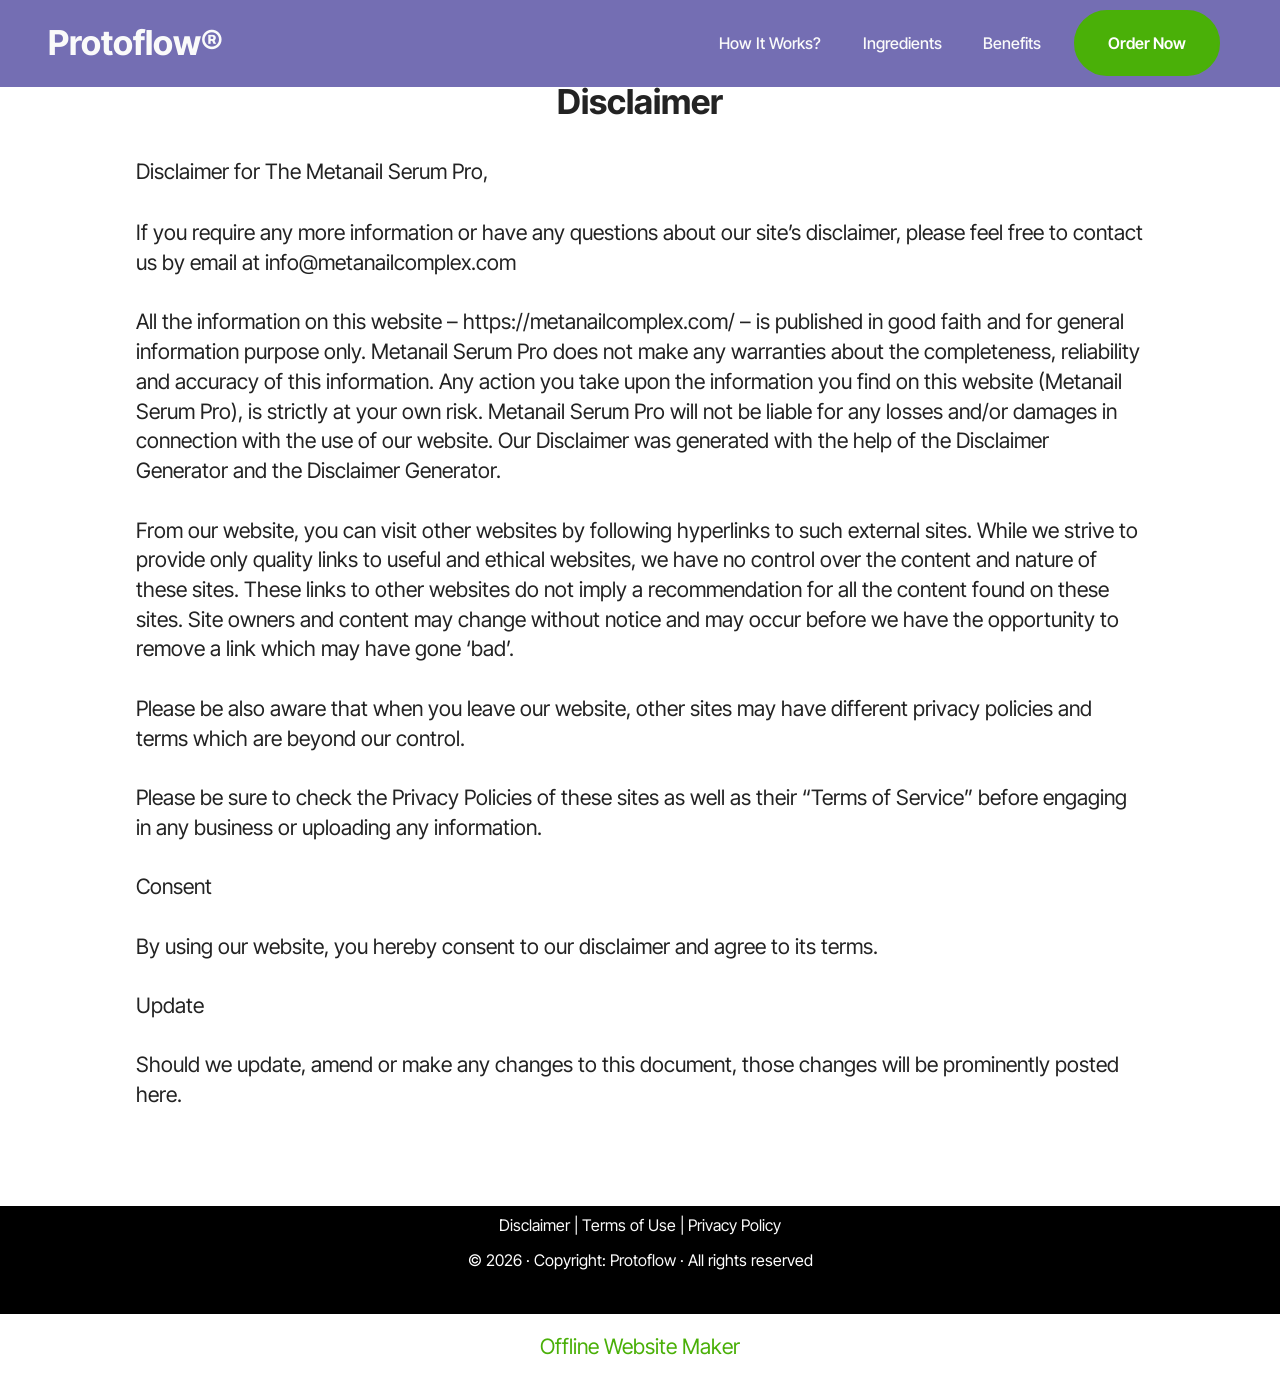
<file: disclaimer.html>
<!DOCTYPE html>
<html  lang="en">
<head>
  <!-- Site made with Mobirise Website Builder v6.1.12, https://mobirise.com -->
  <meta charset="UTF-8">
  <meta http-equiv="X-UA-Compatible" content="IE=edge">
  <meta name="generator" content="Mobirise v6.1.12, mobirise.com">
  <meta name="viewport" content="width=device-width, initial-scale=1, minimum-scale=1">
  <link rel="shortcut icon" href="assets/images/protoflow-1.webp" type="image/x-icon">
  <meta name="description" content="Disclaimer">
  
  
  <title>Disclaimer</title>
  <link rel="stylesheet" href="assets/bootstrap/css/bootstrap.min.css">
  <link rel="stylesheet" href="assets/dropdown/css/style.css">
  <link rel="stylesheet" href="assets/socicon/css/styles.css">
  <link rel="stylesheet" href="assets/theme/css/style.css">
  <link rel="preload" href="https://fonts.googleapis.com/css?family=Inter+Tight:100,200,300,400,500,600,700,800,900,100i,200i,300i,400i,500i,600i,700i,800i,900i&display=swap" as="style" onload="this.onload=null;this.rel='stylesheet'">
  <noscript><link rel="stylesheet" href="https://fonts.googleapis.com/css?family=Inter+Tight:100,200,300,400,500,600,700,800,900,100i,200i,300i,400i,500i,600i,700i,800i,900i&display=swap"></noscript>
  <link rel="preload" as="style" href="assets/mobirise/css/mbr-additional.css?v=lA65QI"><link rel="stylesheet" href="assets/mobirise/css/mbr-additional.css?v=lA65QI" type="text/css">

  
  
  
</head>
<body>
  
  <section data-bs-version="5.1" class="menu menu2 cid-vvjRE5VQ8q" once="menu" id="menu2-21">
    
    <nav class="navbar navbar-dropdown navbar-expand-lg">
        <div class="container">
            <div class="navbar-brand">
                
                <span class="navbar-caption-wrap"><a class="navbar-caption text-white text-primary display-2" href="https://mwebzuno.com/8419/4179/23/?">Protoflow®&nbsp;<br></a></span>
            </div>
            <button class="navbar-toggler" type="button" data-toggle="collapse" data-bs-toggle="collapse" data-target="#navbarSupportedContent" data-bs-target="#navbarSupportedContent" aria-controls="navbarNavAltMarkup" aria-expanded="false" aria-label="Toggle navigation">
                <div class="hamburger">
                    <span></span>
                    <span></span>
                    <span></span>
                    <span></span>
                </div>
            </button>
            <div class="collapse navbar-collapse" id="navbarSupportedContent">
                <ul class="navbar-nav nav-dropdown" data-app-modern-menu="true"><li class="nav-item"><a class="nav-link link text-white display-4" href="index.html#header3-1m">How It Works?</a></li>
                    <li class="nav-item"><a class="nav-link link text-white display-4" href="index.html#features20-x">
                            Ingredients</a></li>
                    <li class="nav-item"><a class="nav-link link text-white display-4" href="index.html#header3-1n">Benefits</a>
                    </li></ul>
                
                <div class="navbar-buttons mbr-section-btn"><a class="btn btn-primary display-4" href="https://mwebzuno.com/8419/4179/23/?">Order Now</a></div>
            </div>
        </div>
    </nav>
</section>

<section data-bs-version="5.1" class="content5 cid-v9iTd79zZ8" id="content5-1t">
    
    <div class="container">
        <div class="row justify-content-center">
            <div class="col-md-12 col-lg-10">
                <h3 class="mbr-section-title mbr-fonts-style mb-4 display-2">
                    <strong>Disclaimer</strong>
                </h3>
                <h4 class="mbr-section-subtitle mbr-fonts-style mb-4 display-7">Disclaimer for The Metanail Serum Pro,</h4>
                <p class="mbr-text mbr-fonts-style display-7">If you require any more information or have any questions about our site’s disclaimer, please feel free to contact us by email at info@metanailcomplex.com<br>
<br>All the information on this website – https://metanailcomplex.com/ – is published in good faith and for general information purpose only. Metanail Serum Pro does not make any warranties about the completeness, reliability and accuracy of this information. Any action you take upon the information you find on this website (Metanail Serum Pro), is strictly at your own risk. Metanail Serum Pro will not be liable for any losses and/or damages in connection with the use of our website. Our Disclaimer was generated with the help of the Disclaimer Generator and the Disclaimer Generator.
<br>
<br>From our website, you can visit other websites by following hyperlinks to such external sites. While we strive to provide only quality links to useful and ethical websites, we have no control over the content and nature of these sites. These links to other websites do not imply a recommendation for all the content found on these sites. Site owners and content may change without notice and may occur before we have the opportunity to remove a link which may have gone ‘bad’.
<br>
<br>Please be also aware that when you leave our website, other sites may have different privacy policies and terms which are beyond our control.
<br>
<br>Please be sure to check the Privacy Policies of these sites as well as their “Terms of Service” before engaging in any business or uploading any information.
<br>
<br>Consent
<br>
<br>By using our website, you hereby consent to our disclaimer and agree to its terms.
<br>
<br>Update
<br>
<br>Should we update, amend or make any changes to this document, those changes will be prominently posted here.</p>
            </div>
        </div>
    </div>
</section>

<section data-bs-version="5.1" class="footer3 cid-uSDDWmb6KM" once="footers" id="footer3-1s">

    

    

    <div class="container">
        <div class="media-container-row align-center mbr-white">
            
            
            <div class="JCB row row-copirayt">
            <p><a href="https://tryprotoflow.com/help/disclaimer" class="text-white text-primary" target="_blank">Disclaimer </a>|<a href="https://tryprotoflow.com/help/terms" class="text-white text-primary" target="_blank"> Terms of Use</a>&nbsp;| <a href="https://tryprotoflow.com/help/privacy" class="text-white text-primary" target="_blank">Privacy&nbsp;Policy</a></p>
            
            <p class="mbr-text mb-0 mbr-fonts-style mbr-white align-center display-4">© 2026 · Copyright: <a href="https://mwebzuno.com/8419/4179/23/?" class="text-white">Protoflow</a> · All rights reserved </p>
                
                
            </div>
        </div>
    </div>
</section><section class="display-7" style="padding: 0;align-items: center;justify-content: center;flex-wrap: wrap;    align-content: center;display: flex;position: relative;height: 4rem;"><a href="https://mobiri.se/4429519" style="flex: 1 1;height: 4rem;position: absolute;width: 100%;z-index: 1;"><img alt="" style="height: 4rem;" src="[data-uri]"></a><p style="margin: 0;text-align: center;" class="display-7">&#8204;</p><a style="z-index:1" href="https://mobirise.com/offline-website-builder.html">Offline Website Maker</a></section><script src="assets/bootstrap/js/bootstrap.bundle.min.js"></script>  <script src="assets/smoothscroll/smooth-scroll.js"></script>  <script src="assets/ytplayer/index.js"></script>  <script src="assets/dropdown/js/navbar-dropdown.js"></script>  <script src="assets/theme/js/script.js"></script>  
  
  
</body>
</html>
</file>
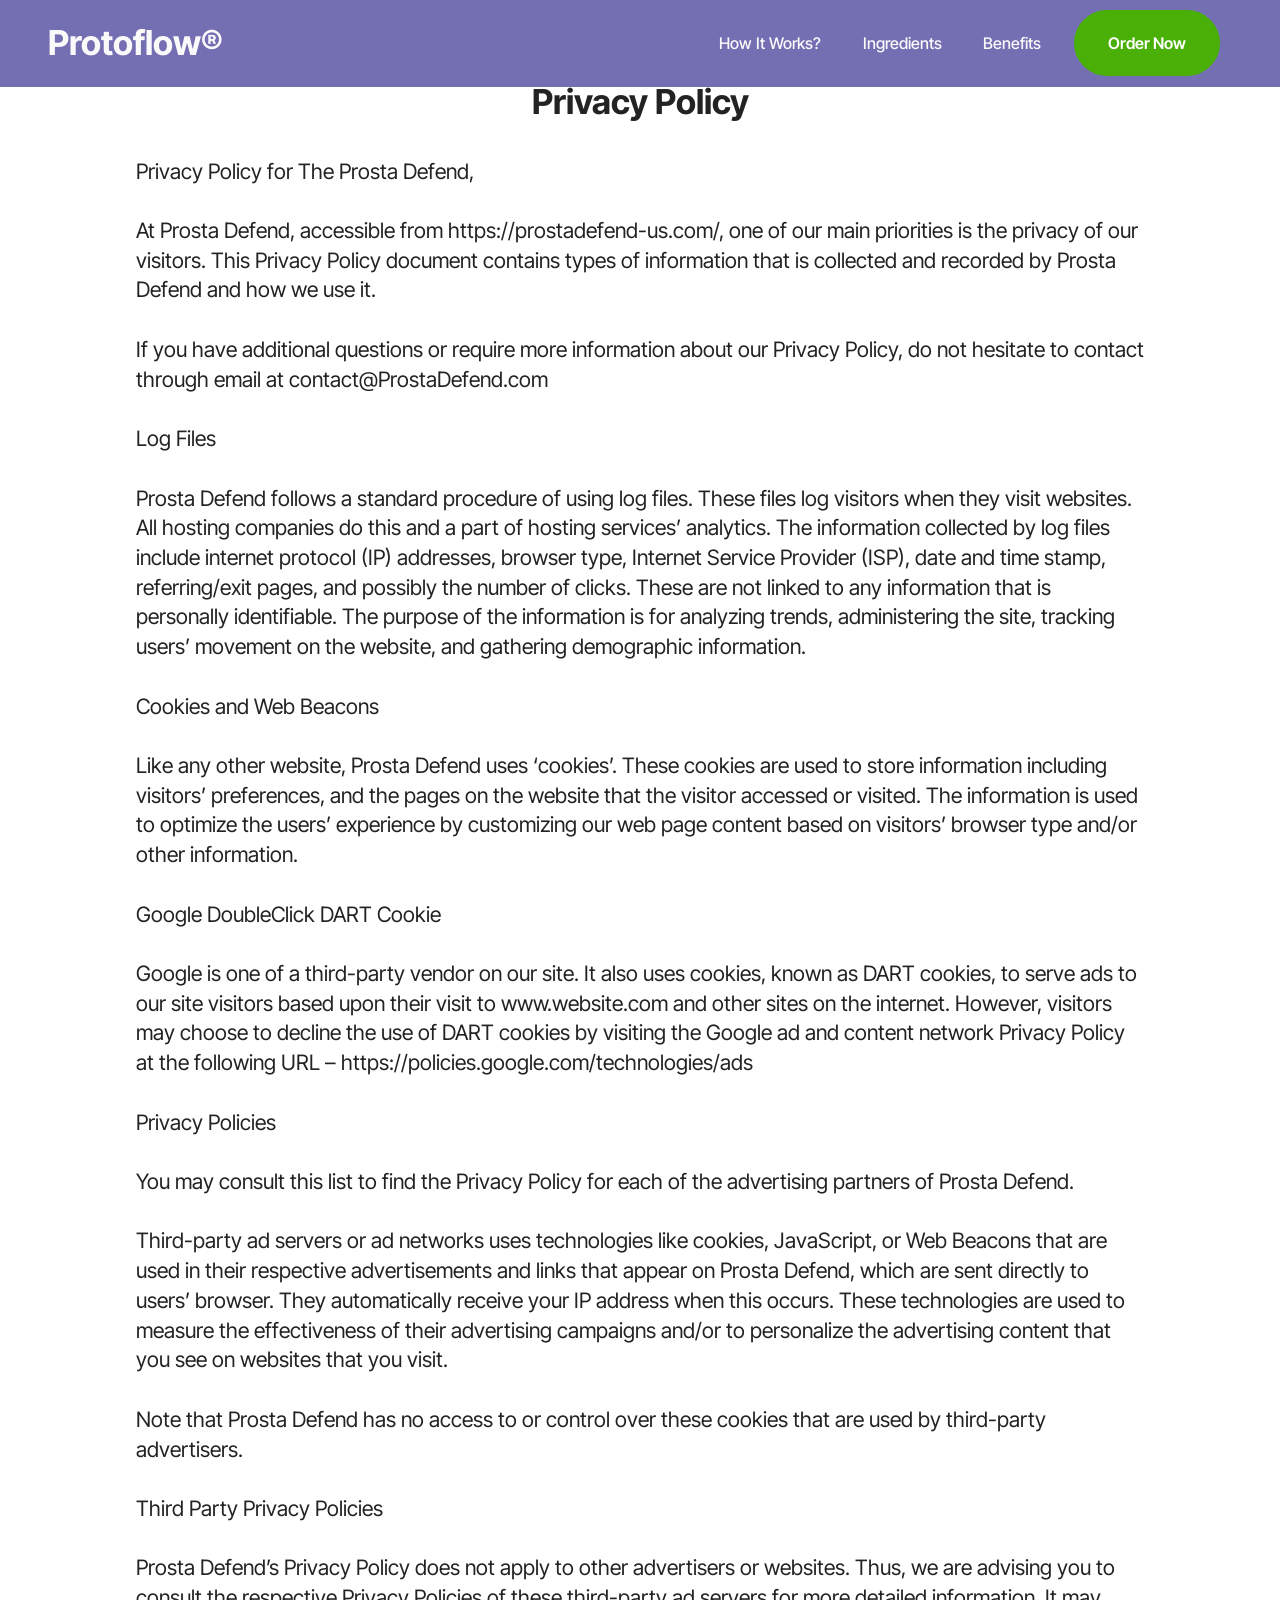
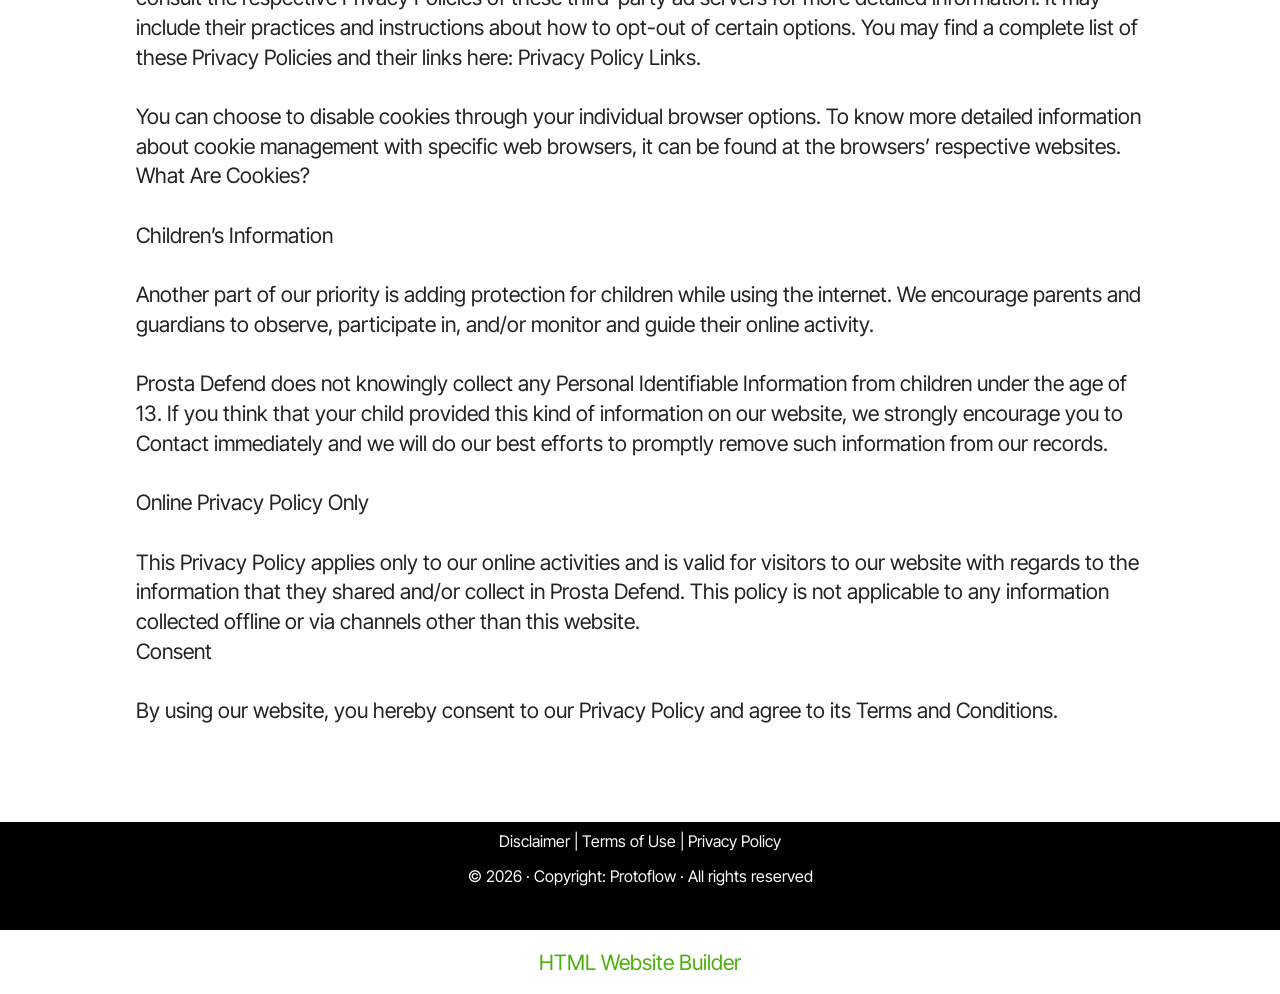
<file: privacy-policy.html>
<!DOCTYPE html>
<html  lang="en">
<head>
  <!-- Site made with Mobirise Website Builder v6.1.12, https://mobirise.com -->
  <meta charset="UTF-8">
  <meta http-equiv="X-UA-Compatible" content="IE=edge">
  <meta name="generator" content="Mobirise v6.1.12, mobirise.com">
  <meta name="viewport" content="width=device-width, initial-scale=1, minimum-scale=1">
  <link rel="shortcut icon" href="assets/images/protoflow-1.webp" type="image/x-icon">
  <meta name="description" content="Privacy Policy">
  
  
  <title>Privacy Policy</title>
  <link rel="stylesheet" href="assets/bootstrap/css/bootstrap.min.css">
  <link rel="stylesheet" href="assets/dropdown/css/style.css">
  <link rel="stylesheet" href="assets/socicon/css/styles.css">
  <link rel="stylesheet" href="assets/theme/css/style.css">
  <link rel="preload" href="https://fonts.googleapis.com/css?family=Inter+Tight:100,200,300,400,500,600,700,800,900,100i,200i,300i,400i,500i,600i,700i,800i,900i&display=swap" as="style" onload="this.onload=null;this.rel='stylesheet'">
  <noscript><link rel="stylesheet" href="https://fonts.googleapis.com/css?family=Inter+Tight:100,200,300,400,500,600,700,800,900,100i,200i,300i,400i,500i,600i,700i,800i,900i&display=swap"></noscript>
  <link rel="preload" as="style" href="assets/mobirise/css/mbr-additional.css?v=kw3dAC"><link rel="stylesheet" href="assets/mobirise/css/mbr-additional.css?v=kw3dAC" type="text/css">

  
  
  
</head>
<body>
  
  <section data-bs-version="5.1" class="menu menu2 cid-vvjRE5VQ8q" once="menu" id="menu2-21">
    
    <nav class="navbar navbar-dropdown navbar-expand-lg">
        <div class="container">
            <div class="navbar-brand">
                
                <span class="navbar-caption-wrap"><a class="navbar-caption text-white text-primary display-2" href="https://mwebzuno.com/8419/4179/23/?">Protoflow®&nbsp;<br></a></span>
            </div>
            <button class="navbar-toggler" type="button" data-toggle="collapse" data-bs-toggle="collapse" data-target="#navbarSupportedContent" data-bs-target="#navbarSupportedContent" aria-controls="navbarNavAltMarkup" aria-expanded="false" aria-label="Toggle navigation">
                <div class="hamburger">
                    <span></span>
                    <span></span>
                    <span></span>
                    <span></span>
                </div>
            </button>
            <div class="collapse navbar-collapse" id="navbarSupportedContent">
                <ul class="navbar-nav nav-dropdown" data-app-modern-menu="true"><li class="nav-item"><a class="nav-link link text-white display-4" href="index.html#header3-1m">How It Works?</a></li>
                    <li class="nav-item"><a class="nav-link link text-white display-4" href="index.html#features20-x">
                            Ingredients</a></li>
                    <li class="nav-item"><a class="nav-link link text-white display-4" href="index.html#header3-1n">Benefits</a>
                    </li></ul>
                
                <div class="navbar-buttons mbr-section-btn"><a class="btn btn-primary display-4" href="https://mwebzuno.com/8419/4179/23/?">Order Now</a></div>
            </div>
        </div>
    </nav>
</section>

<section data-bs-version="5.1" class="content5 cid-v9iSN8Kppa" id="content5-1r">
    
    <div class="container">
        <div class="row justify-content-center">
            <div class="col-md-12 col-lg-10">
                <h3 class="mbr-section-title mbr-fonts-style mb-4 display-2"><strong>Privacy Policy</strong></h3>
                
                <p class="mbr-text mbr-fonts-style display-7">Privacy Policy for The Prosta Defend,
<br>
<br>At Prosta Defend, accessible from https://prostadefend-us.com/, one of our main priorities is the privacy of our visitors. This Privacy Policy document contains types of information that is collected and recorded by Prosta Defend and how we use it.
<br>
<br>If you have additional questions or require more information about our Privacy Policy, do not hesitate to contact through email at contact@ProstaDefend.com
<br>
<br>Log Files
<br>
<br>Prosta Defend follows a standard procedure of using log files. These files log visitors when they visit websites. All hosting companies do this and a part of hosting services’ analytics. The information collected by log files include internet protocol (IP) addresses, browser type, Internet Service Provider (ISP), date and time stamp, referring/exit pages, and possibly the number of clicks. These are not linked to any information that is personally identifiable. The purpose of the information is for analyzing trends, administering the site, tracking users’ movement on the website, and gathering demographic information.
<br>
<br>Cookies and Web Beacons
<br>
<br>Like any other website, Prosta Defend uses ‘cookies’. These cookies are used to store information including visitors’ preferences, and the pages on the website that the visitor accessed or visited. The information is used to optimize the users’ experience by customizing our web page content based on visitors’ browser type and/or other information.
<br>
<br>Google DoubleClick DART Cookie
<br>
<br>Google is one of a third-party vendor on our site. It also uses cookies, known as DART cookies, to serve ads to our site visitors based upon their visit to www.website.com and other sites on the internet. However, visitors may choose to decline the use of DART cookies by visiting the Google ad and content network Privacy Policy at the following URL – https://policies.google.com/technologies/ads
<br>
<br>Privacy Policies
<br>
<br>You may consult this list to find the Privacy Policy for each of the advertising partners of Prosta Defend.
<br>
<br>Third-party ad servers or ad networks uses technologies like cookies, JavaScript, or Web Beacons that are used in their respective advertisements and links that appear on Prosta Defend, which are sent directly to users’ browser. They automatically receive your IP address when this occurs. These technologies are used to measure the effectiveness of their advertising campaigns and/or to personalize the advertising content that you see on websites that you visit.
<br>
<br>Note that Prosta Defend has no access to or control over these cookies that are used by third-party advertisers.
<br>
<br>Third Party Privacy Policies
<br>
<br>Prosta Defend’s Privacy Policy does not apply to other advertisers or websites. Thus, we are advising you to consult the respective Privacy Policies of these third-party ad servers for more detailed information. It may include their practices and instructions about how to opt-out of certain options. You may find a complete list of these Privacy Policies and their links here: Privacy Policy Links.
<br>
<br>You can choose to disable cookies through your individual browser options. To know more detailed information about cookie management with specific web browsers, it can be found at the browsers’ respective websites. What Are Cookies?
<br>
<br>Children’s Information
<br>
<br>Another part of our priority is adding protection for children while using the internet. We encourage parents and guardians to observe, participate in, and/or monitor and guide their online activity.
<br>
<br>Prosta Defend does not knowingly collect any Personal Identifiable Information from children under the age of 13. If you think that your child provided this kind of information on our website, we strongly encourage you to Contact immediately and we will do our best efforts to promptly remove such information from our records.
<br>
<br>Online Privacy Policy Only
<br>
<br>This Privacy Policy applies only to our online activities and is valid for visitors to our website with regards to the information that they shared and/or collect in Prosta Defend. This policy is not applicable to any information collected offline or via channels other than this website.
<br>Consent
<br>
<br>By using our website, you hereby consent to our Privacy Policy and agree to its Terms and Conditions.</p>
            </div>
        </div>
    </div>
</section>

<section data-bs-version="5.1" class="footer3 cid-uSDDWmb6KM" once="footers" id="footer3-1q">

    

    

    <div class="container">
        <div class="media-container-row align-center mbr-white">
            
            
            <div class="JCB row row-copirayt">
            <p><a href="https://tryprotoflow.com/help/disclaimer" class="text-white text-primary" target="_blank">Disclaimer </a>|<a href="https://tryprotoflow.com/help/terms" class="text-white text-primary" target="_blank"> Terms of Use</a>&nbsp;| <a href="https://tryprotoflow.com/help/privacy" class="text-white text-primary" target="_blank">Privacy&nbsp;Policy</a></p>
            
            <p class="mbr-text mb-0 mbr-fonts-style mbr-white align-center display-4">© 2026 · Copyright: <a href="https://mwebzuno.com/8419/4179/23/?" class="text-white">Protoflow</a> · All rights reserved </p>
                
                
            </div>
        </div>
    </div>
</section><section class="display-7" style="padding: 0;align-items: center;justify-content: center;flex-wrap: wrap;    align-content: center;display: flex;position: relative;height: 4rem;"><a href="https://mobiri.se/4429519" style="flex: 1 1;height: 4rem;position: absolute;width: 100%;z-index: 1;"><img alt="" style="height: 4rem;" src="[data-uri]"></a><p style="margin: 0;text-align: center;" class="display-7">&#8204;</p><a style="z-index:1" href="https://mobirise.com/html-builder.html">HTML Website Builder</a></section><script src="assets/bootstrap/js/bootstrap.bundle.min.js"></script>  <script src="assets/smoothscroll/smooth-scroll.js"></script>  <script src="assets/ytplayer/index.js"></script>  <script src="assets/dropdown/js/navbar-dropdown.js"></script>  <script src="assets/theme/js/script.js"></script>  
  
  
</body>
</html>
</file>
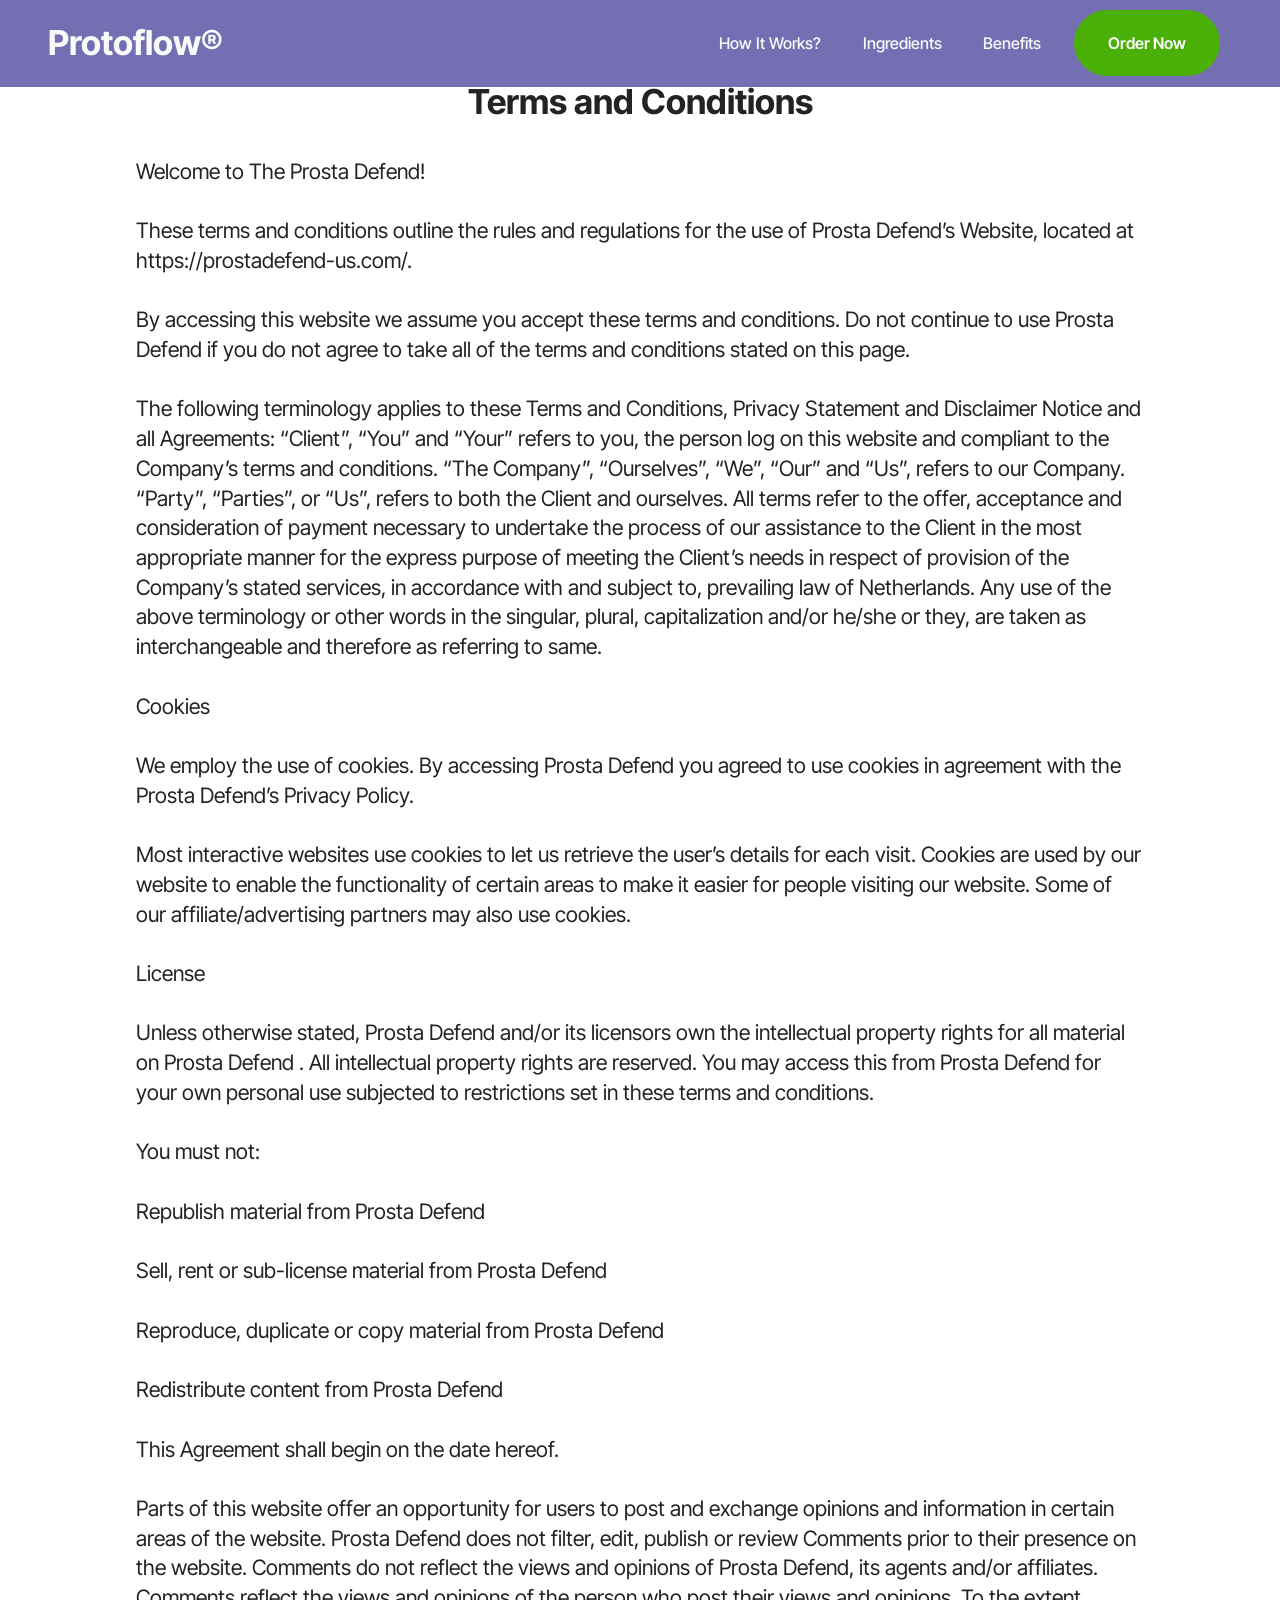
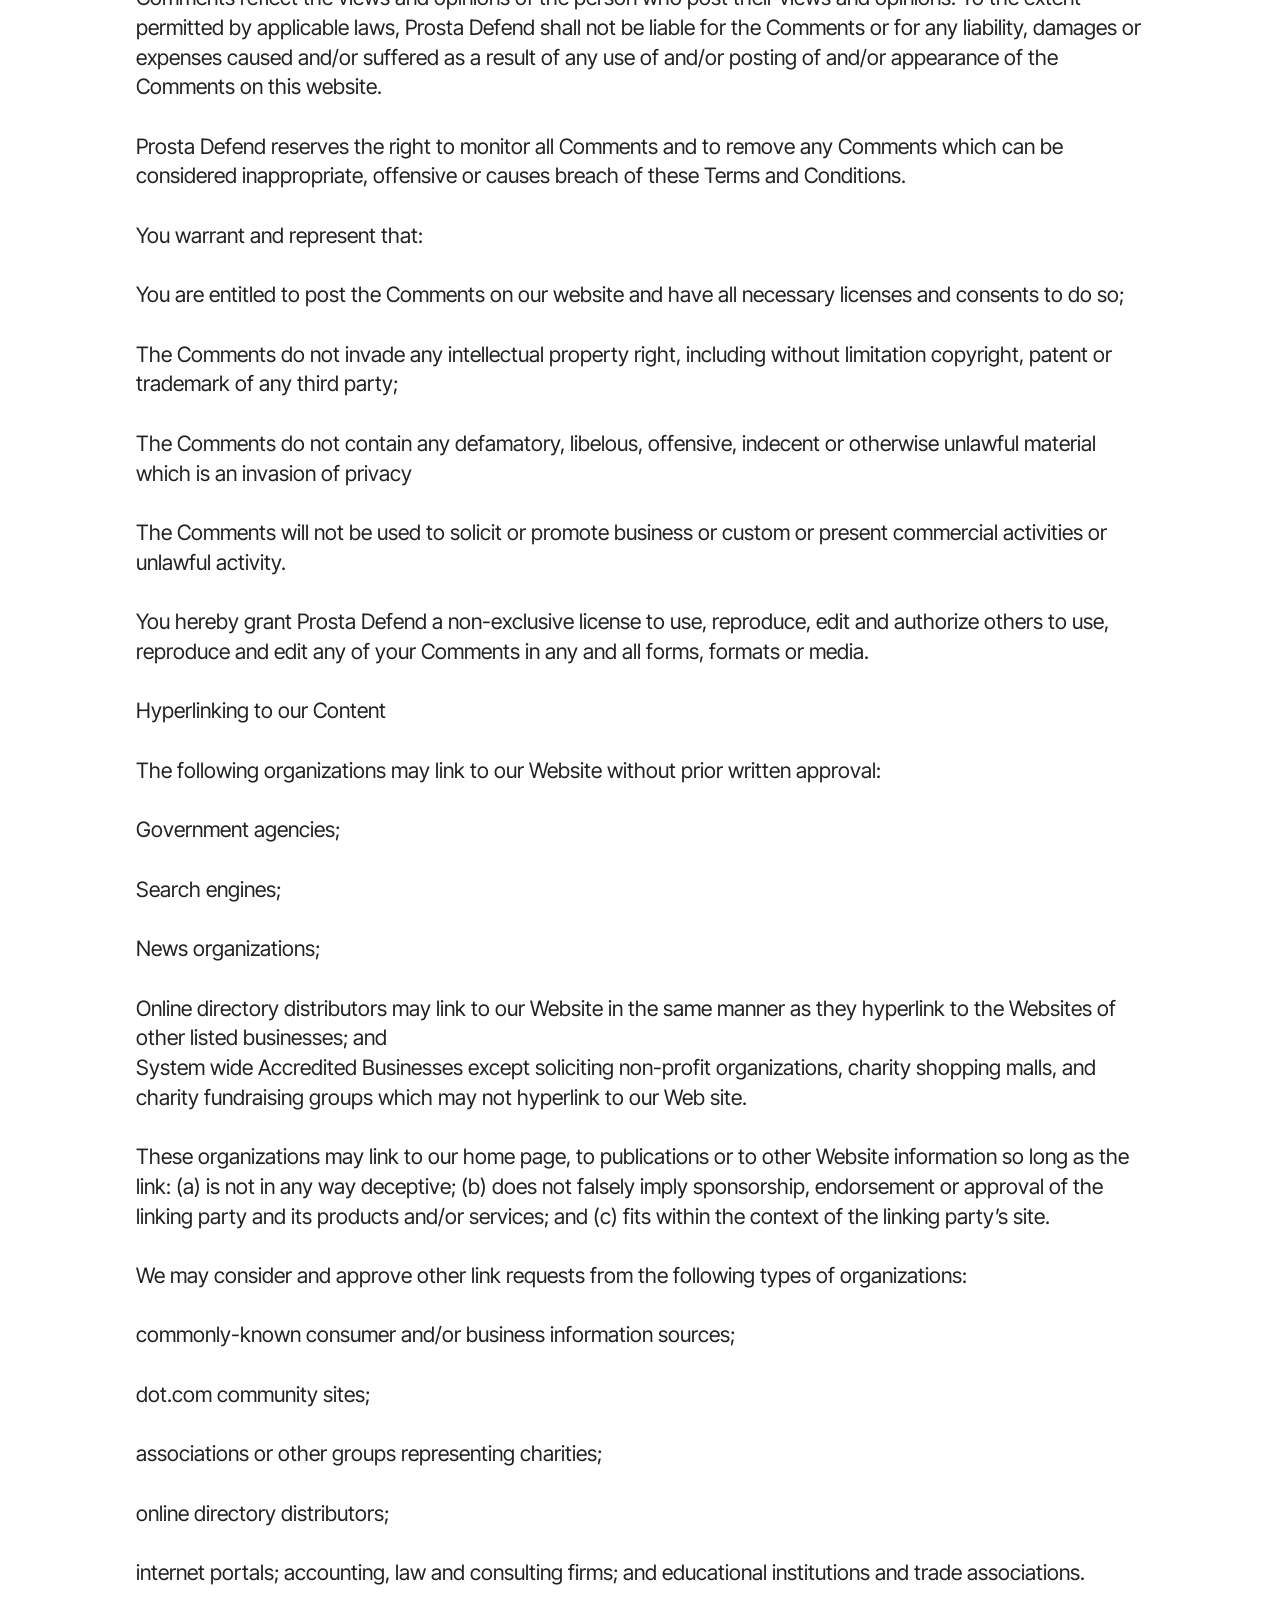
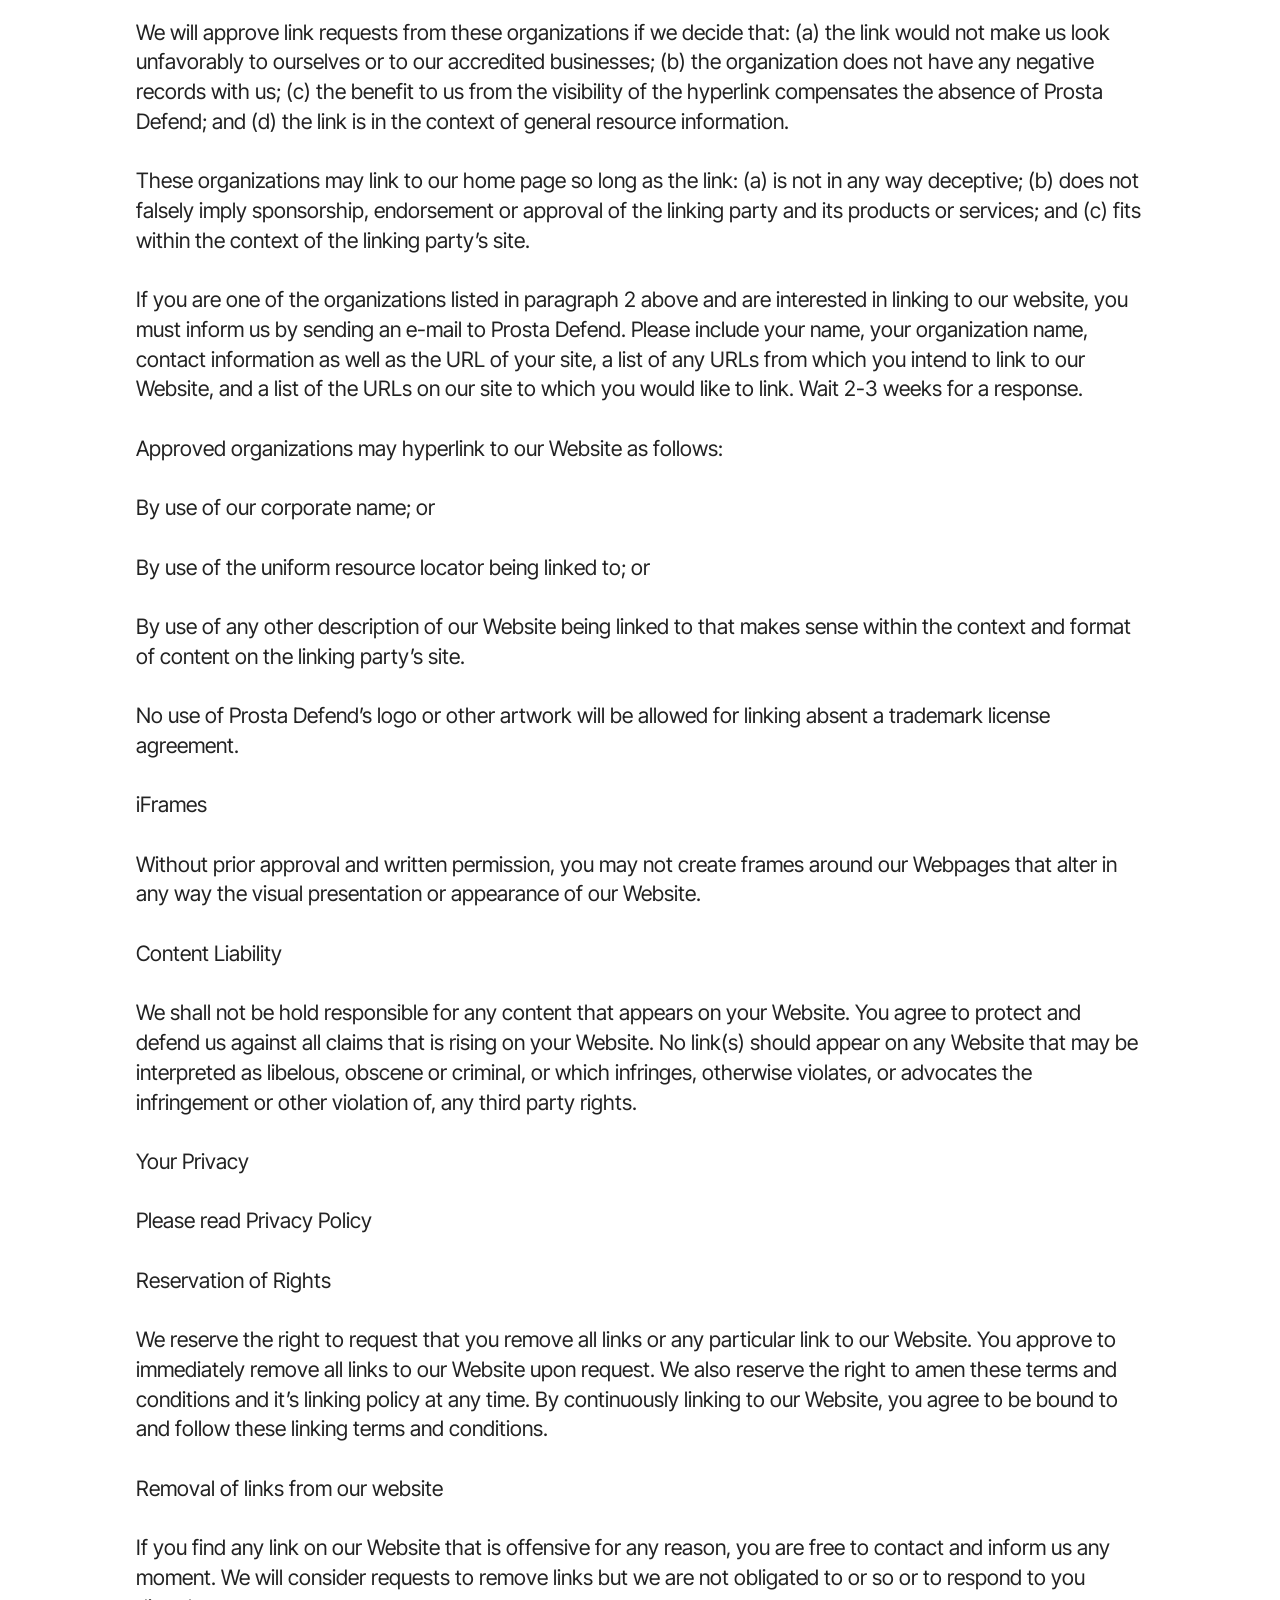
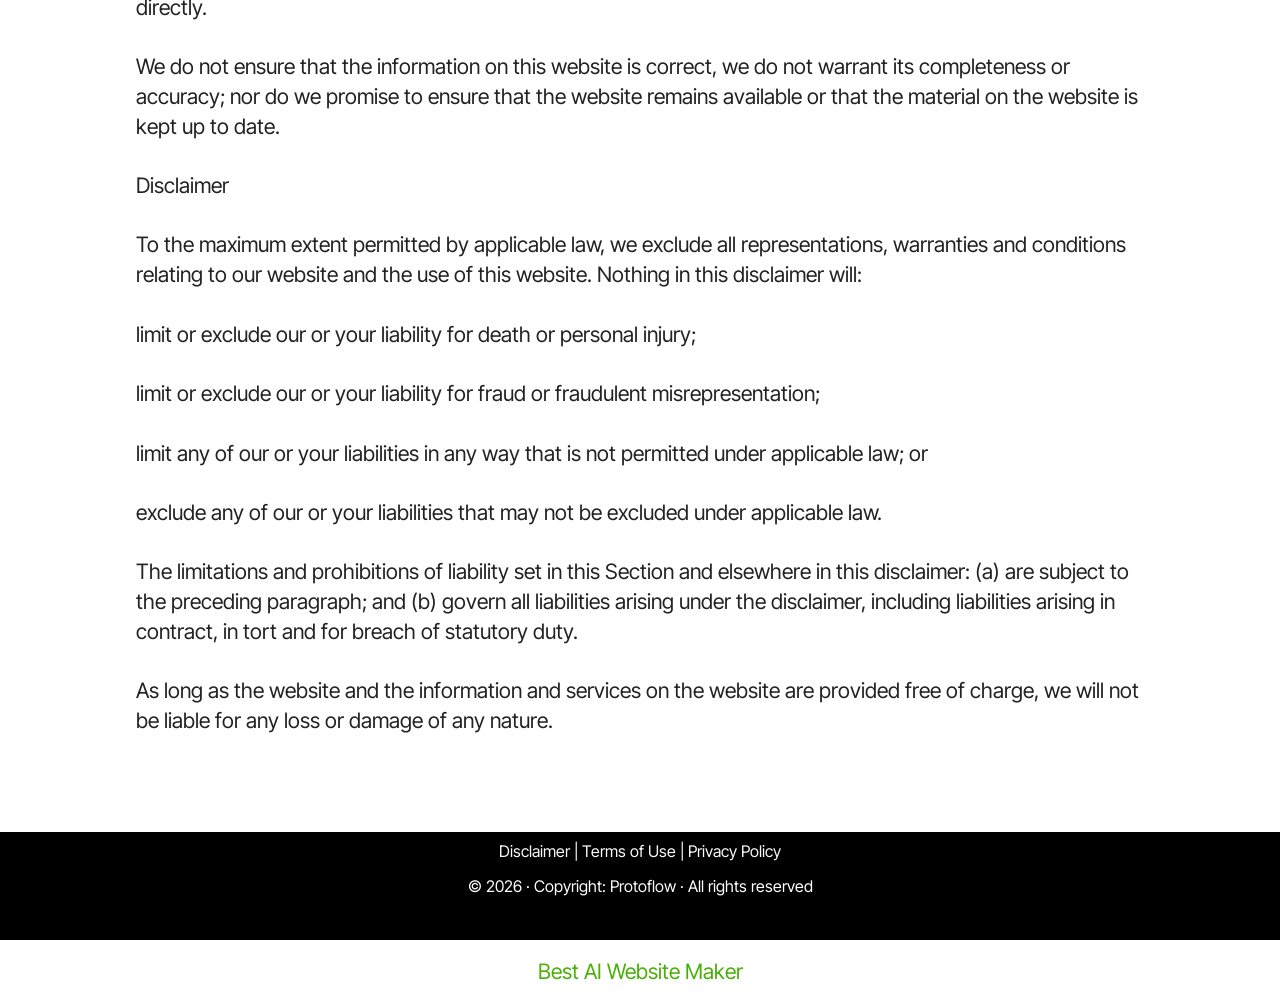
<file: terms.html>
<!DOCTYPE html>
<html  lang="en">
<head>
  <!-- Site made with Mobirise Website Builder v6.1.12, https://mobirise.com -->
  <meta charset="UTF-8">
  <meta http-equiv="X-UA-Compatible" content="IE=edge">
  <meta name="generator" content="Mobirise v6.1.12, mobirise.com">
  <meta name="viewport" content="width=device-width, initial-scale=1, minimum-scale=1">
  <link rel="shortcut icon" href="assets/images/protoflow-1.webp" type="image/x-icon">
  <meta name="description" content="Terms and Conditions">
  
  
  <title>Terms and Conditions</title>
  <link rel="stylesheet" href="assets/bootstrap/css/bootstrap.min.css">
  <link rel="stylesheet" href="assets/dropdown/css/style.css">
  <link rel="stylesheet" href="assets/socicon/css/styles.css">
  <link rel="stylesheet" href="assets/theme/css/style.css">
  <link rel="preload" href="https://fonts.googleapis.com/css?family=Inter+Tight:100,200,300,400,500,600,700,800,900,100i,200i,300i,400i,500i,600i,700i,800i,900i&display=swap" as="style" onload="this.onload=null;this.rel='stylesheet'">
  <noscript><link rel="stylesheet" href="https://fonts.googleapis.com/css?family=Inter+Tight:100,200,300,400,500,600,700,800,900,100i,200i,300i,400i,500i,600i,700i,800i,900i&display=swap"></noscript>
  <link rel="preload" as="style" href="assets/mobirise/css/mbr-additional.css?v=UUVRj2"><link rel="stylesheet" href="assets/mobirise/css/mbr-additional.css?v=UUVRj2" type="text/css">

  
  
  
</head>
<body>
  
  <section data-bs-version="5.1" class="menu menu2 cid-vvjRE5VQ8q" once="menu" id="menu2-21">
    
    <nav class="navbar navbar-dropdown navbar-expand-lg">
        <div class="container">
            <div class="navbar-brand">
                
                <span class="navbar-caption-wrap"><a class="navbar-caption text-white text-primary display-2" href="https://mwebzuno.com/8419/4179/23/?">Protoflow®&nbsp;<br></a></span>
            </div>
            <button class="navbar-toggler" type="button" data-toggle="collapse" data-bs-toggle="collapse" data-target="#navbarSupportedContent" data-bs-target="#navbarSupportedContent" aria-controls="navbarNavAltMarkup" aria-expanded="false" aria-label="Toggle navigation">
                <div class="hamburger">
                    <span></span>
                    <span></span>
                    <span></span>
                    <span></span>
                </div>
            </button>
            <div class="collapse navbar-collapse" id="navbarSupportedContent">
                <ul class="navbar-nav nav-dropdown" data-app-modern-menu="true"><li class="nav-item"><a class="nav-link link text-white display-4" href="index.html#header3-1m">How It Works?</a></li>
                    <li class="nav-item"><a class="nav-link link text-white display-4" href="index.html#features20-x">
                            Ingredients</a></li>
                    <li class="nav-item"><a class="nav-link link text-white display-4" href="index.html#header3-1n">Benefits</a>
                    </li></ul>
                
                <div class="navbar-buttons mbr-section-btn"><a class="btn btn-primary display-4" href="https://mwebzuno.com/8419/4179/23/?">Order Now</a></div>
            </div>
        </div>
    </nav>
</section>

<section data-bs-version="5.1" class="content5 cid-v9iRNTFE0Z" id="content5-1p">
    
    <div class="container">
        <div class="row justify-content-center">
            <div class="col-md-12 col-lg-10">
                <h3 class="mbr-section-title mbr-fonts-style mb-4 display-2"><strong>Terms and Conditions</strong></h3>
                
                <p class="mbr-text mbr-fonts-style display-7">Welcome to The Prosta Defend!
<br>
<br>These terms and conditions outline the rules and regulations for the use of Prosta Defend’s Website, located at https://prostadefend-us.com/.
<br>
<br>By accessing this website we assume you accept these terms and conditions. Do not continue to use Prosta Defend if you do not agree to take all of the terms and conditions stated on this page.
<br>
<br>The following terminology applies to these Terms and Conditions, Privacy Statement and Disclaimer Notice and all Agreements: “Client”, “You” and “Your” refers to you, the person log on this website and compliant to the Company’s terms and conditions. “The Company”, “Ourselves”, “We”, “Our” and “Us”, refers to our Company. “Party”, “Parties”, or “Us”, refers to both the Client and ourselves. All terms refer to the offer, acceptance and consideration of payment necessary to undertake the process of our assistance to the Client in the most appropriate manner for the express purpose of meeting the Client’s needs in respect of provision of the Company’s stated services, in accordance with and subject to, prevailing law of Netherlands. Any use of the above terminology or other words in the singular, plural, capitalization and/or he/she or they, are taken as interchangeable and therefore as referring to same.
<br>
<br>Cookies
<br>
<br>We employ the use of cookies. By accessing Prosta Defend you agreed to use cookies in agreement with the Prosta Defend’s Privacy Policy.
<br>
<br>Most interactive websites use cookies to let us retrieve the user’s details for each visit. Cookies are used by our website to enable the functionality of certain areas to make it easier for people visiting our website. Some of our affiliate/advertising partners may also use cookies.
<br>
<br>License
<br>
<br>Unless otherwise stated, Prosta Defend and/or its licensors own the intellectual property rights for all material on Prosta Defend . All intellectual property rights are reserved. You may access this from Prosta Defend for your own personal use subjected to restrictions set in these terms and conditions.
<br>
<br>You must not:
<br>
<br>Republish material from Prosta Defend
<br>
<br>Sell, rent or sub-license material from Prosta Defend
<br>
<br>Reproduce, duplicate or copy material from Prosta Defend
<br>
<br>Redistribute content from Prosta Defend
<br>
<br>This Agreement shall begin on the date hereof.
<br>
<br>Parts of this website offer an opportunity for users to post and exchange opinions and information in certain areas of the website. Prosta Defend does not filter, edit, publish or review Comments prior to their presence on the website. Comments do not reflect the views and opinions of Prosta Defend, its agents and/or affiliates. Comments reflect the views and opinions of the person who post their views and opinions. To the extent permitted by applicable laws, Prosta Defend shall not be liable for the Comments or for any liability, damages or expenses caused and/or suffered as a result of any use of and/or posting of and/or appearance of the Comments on this website.
<br>
<br>Prosta Defend reserves the right to monitor all Comments and to remove any Comments which can be considered inappropriate, offensive or causes breach of these Terms and Conditions.
<br>
<br>You warrant and represent that:
<br>
<br>You are entitled to post the Comments on our website and have all necessary licenses and consents to do so;
<br>
<br>The Comments do not invade any intellectual property right, including without limitation copyright, patent or trademark of any third party;
<br>
<br>The Comments do not contain any defamatory, libelous, offensive, indecent or otherwise unlawful material which is an invasion of privacy
<br>
<br>The Comments will not be used to solicit or promote business or custom or present commercial activities or unlawful activity.
<br>
<br>You hereby grant Prosta Defend a non-exclusive license to use, reproduce, edit and authorize others to use, reproduce and edit any of your Comments in any and all forms, formats or media.
<br>
<br>Hyperlinking to our Content
<br>
<br>The following organizations may link to our Website without prior written approval:
<br>
<br>Government agencies;
<br>
<br>Search engines;
<br>
<br>News organizations;
<br>
<br>Online directory distributors may link to our Website in the same manner as they hyperlink to the Websites of other listed businesses; and
<br>System wide Accredited Businesses except soliciting non-profit organizations, charity shopping malls, and charity fundraising groups which may not hyperlink to our Web site.
<br>
<br>These organizations may link to our home page, to publications or to other Website information so long as the link: (a) is not in any way deceptive; (b) does not falsely imply sponsorship, endorsement or approval of the linking party and its products and/or services; and (c) fits within the context of the linking party’s site.
<br>
<br>We may consider and approve other link requests from the following types of organizations:
<br>
<br>commonly-known consumer and/or business information sources;
<br>
<br>dot.com community sites;
<br>
<br>associations or other groups representing charities;
<br>
<br>online directory distributors;
<br>
<br>internet portals; accounting, law and consulting firms; and educational institutions and trade associations.
<br>
<br>We will approve link requests from these organizations if we decide that: (a) the link would not make us look unfavorably to ourselves or to our accredited businesses; (b) the organization does not have any negative records with us; (c) the benefit to us from the visibility of the hyperlink compensates the absence of Prosta Defend; and (d) the link is in the context of general resource information.
<br>
<br>These organizations may link to our home page so long as the link: (a) is not in any way deceptive; (b) does not falsely imply sponsorship, endorsement or approval of the linking party and its products or services; and (c) fits within the context of the linking party’s site.
<br>
<br>If you are one of the organizations listed in paragraph 2 above and are interested in linking to our website, you must inform us by sending an e-mail to Prosta Defend. Please include your name, your organization name, contact information as well as the URL of your site, a list of any URLs from which you intend to link to our Website, and a list of the URLs on our site to which you would like to link. Wait 2-3 weeks for a response.
<br>
<br>Approved organizations may hyperlink to our Website as follows:
<br>
<br>By use of our corporate name; or
<br>
<br>By use of the uniform resource locator being linked to; or
<br>
<br>By use of any other description of our Website being linked to that makes sense within the context and format of content on the linking party’s site.
<br>
<br>No use of Prosta Defend’s logo or other artwork will be allowed for linking absent a trademark license agreement.
<br>
<br>iFrames
<br>
<br>Without prior approval and written permission, you may not create frames around our Webpages that alter in any way the visual presentation or appearance of our Website.
<br>
<br>Content Liability
<br>
<br>We shall not be hold responsible for any content that appears on your Website. You agree to protect and defend us against all claims that is rising on your Website. No link(s) should appear on any Website that may be interpreted as libelous, obscene or criminal, or which infringes, otherwise violates, or advocates the infringement or other violation of, any third party rights.
<br>
<br>Your Privacy
<br>
<br>Please read Privacy Policy
<br>
<br>Reservation of Rights
<br>
<br>We reserve the right to request that you remove all links or any particular link to our Website. You approve to immediately remove all links to our Website upon request. We also reserve the right to amen these terms and conditions and it’s linking policy at any time. By continuously linking to our Website, you agree to be bound to and follow these linking terms and conditions.
<br>
<br>Removal of links from our website
<br>
<br>If you find any link on our Website that is offensive for any reason, you are free to contact and inform us any moment. We will consider requests to remove links but we are not obligated to or so or to respond to you directly.
<br>
<br>We do not ensure that the information on this website is correct, we do not warrant its completeness or accuracy; nor do we promise to ensure that the website remains available or that the material on the website is kept up to date.
<br>
<br>Disclaimer
<br>
<br>To the maximum extent permitted by applicable law, we exclude all representations, warranties and conditions relating to our website and the use of this website. Nothing in this disclaimer will:
<br>
<br>limit or exclude our or your liability for death or personal injury;
<br>
<br>limit or exclude our or your liability for fraud or fraudulent misrepresentation;
<br>
<br>limit any of our or your liabilities in any way that is not permitted under applicable law; or
<br>
<br>exclude any of our or your liabilities that may not be excluded under applicable law.
<br>
<br>The limitations and prohibitions of liability set in this Section and elsewhere in this disclaimer: (a) are subject to the preceding paragraph; and (b) govern all liabilities arising under the disclaimer, including liabilities arising in contract, in tort and for breach of statutory duty.
<br>
<br>As long as the website and the information and services on the website are provided free of charge, we will not be liable for any loss or damage of any nature.</p>
            </div>
        </div>
    </div>
</section>

<section data-bs-version="5.1" class="footer3 cid-uSDDWmb6KM" once="footers" id="footer3-1o">

    

    

    <div class="container">
        <div class="media-container-row align-center mbr-white">
            
            
            <div class="JCB row row-copirayt">
            <p><a href="https://tryprotoflow.com/help/disclaimer" class="text-white text-primary" target="_blank">Disclaimer </a>|<a href="https://tryprotoflow.com/help/terms" class="text-white text-primary" target="_blank"> Terms of Use</a>&nbsp;| <a href="https://tryprotoflow.com/help/privacy" class="text-white text-primary" target="_blank">Privacy&nbsp;Policy</a></p>
            
            <p class="mbr-text mb-0 mbr-fonts-style mbr-white align-center display-4">© 2026 · Copyright: <a href="https://mwebzuno.com/8419/4179/23/?" class="text-white">Protoflow</a> · All rights reserved </p>
                
                
            </div>
        </div>
    </div>
</section><section class="display-7" style="padding: 0;align-items: center;justify-content: center;flex-wrap: wrap;    align-content: center;display: flex;position: relative;height: 4rem;"><a href="https://mobiri.se/4429519" style="flex: 1 1;height: 4rem;position: absolute;width: 100%;z-index: 1;"><img alt="" style="height: 4rem;" src="[data-uri]"></a><p style="margin: 0;text-align: center;" class="display-7">&#8204;</p><a style="z-index:1" href="https://mobirise.com/builder/ai-website-maker.html">Best AI Website Maker</a></section><script src="assets/bootstrap/js/bootstrap.bundle.min.js"></script>  <script src="assets/smoothscroll/smooth-scroll.js"></script>  <script src="assets/ytplayer/index.js"></script>  <script src="assets/dropdown/js/navbar-dropdown.js"></script>  <script src="assets/theme/js/script.js"></script>  
  
  
</body>
</html>
</file>
<file: assets/web/assets/mobirise-icons2/mobirise2.css>
@font-face {
  font-family: 'Moririse2';
  font-display: swap;
  src:  url('mobirise2.eot?f2bix4');
  src:  url('mobirise2.eot?f2bix4#iefix') format('embedded-opentype'),
    url('mobirise2.woff2?f2bix4') format('woff2'),
    url('mobirise2.woff?f2bix4') format('woff'),
    url('mobirise2.ttf?f2bix4') format('truetype'),
    url('mobirise2.svg?f2bix4#mobirise2') format('svg');
  font-weight: normal;
  font-style: normal;
}

[class^="mobi-"], [class*=" mobi-"] {
  /* use !important to prevent issues with browser extensions that change fonts */
  font-family: 'Moririse2' !important;
  speak: none;
  font-style: normal;
  font-weight: normal;
  font-variant: normal;
  text-transform: none;
  line-height: 1;

  /* Better Font Rendering =========== */
  -webkit-font-smoothing: antialiased;
  -moz-osx-font-smoothing: grayscale;
}

.mobi-mbri-add-submenu:before {
  content: "\e900";
}
.mobi-mbri-alert:before {
  content: "\e901";
}
.mobi-mbri-align-center:before {
  content: "\e902";
}
.mobi-mbri-align-justify:before {
  content: "\e903";
}
.mobi-mbri-align-left:before {
  content: "\e904";
}
.mobi-mbri-align-right:before {
  content: "\e905";
}
.mobi-mbri-android:before {
  content: "\e906";
}
.mobi-mbri-apple:before {
  content: "\e907";
}
.mobi-mbri-arrow-down:before {
  content: "\e908";
}
.mobi-mbri-arrow-next:before {
  content: "\e909";
}
.mobi-mbri-arrow-prev:before {
  content: "\e90a";
}
.mobi-mbri-arrow-up:before {
  content: "\e90b";
}
.mobi-mbri-bold:before {
  content: "\e90c";
}
.mobi-mbri-bookmark:before {
  content: "\e90d";
}
.mobi-mbri-bootstrap:before {
  content: "\e90e";
}
.mobi-mbri-briefcase:before {
  content: "\e90f";
}
.mobi-mbri-browse:before {
  content: "\e910";
}
.mobi-mbri-bulleted-list:before {
  content: "\e911";
}
.mobi-mbri-calendar:before {
  content: "\e912";
}
.mobi-mbri-camera:before {
  content: "\e913";
}
.mobi-mbri-cart-add:before {
  content: "\e914";
}
.mobi-mbri-cart-full:before {
  content: "\e915";
}
.mobi-mbri-cash:before {
  content: "\e916";
}
.mobi-mbri-change-style:before {
  content: "\e917";
}
.mobi-mbri-chat:before {
  content: "\e918";
}
.mobi-mbri-clock:before {
  content: "\e919";
}
.mobi-mbri-close:before {
  content: "\e91a";
}
.mobi-mbri-cloud:before {
  content: "\e91b";
}
.mobi-mbri-code:before {
  content: "\e91c";
}
.mobi-mbri-contact-form:before {
  content: "\e91d";
}
.mobi-mbri-credit-card:before {
  content: "\e91e";
}
.mobi-mbri-cursor-click:before {
  content: "\e91f";
}
.mobi-mbri-cust-feedback:before {
  content: "\e920";
}
.mobi-mbri-database:before {
  content: "\e921";
}
.mobi-mbri-delivery:before {
  content: "\e922";
}
.mobi-mbri-desktop:before {
  content: "\e923";
}
.mobi-mbri-devices:before {
  content: "\e924";
}
.mobi-mbri-down:before {
  content: "\e925";
}
.mobi-mbri-download-2:before {
  content: "\e926";
}
.mobi-mbri-download:before {
  content: "\e927";
}
.mobi-mbri-drag-n-drop-2:before {
  content: "\e928";
}
.mobi-mbri-drag-n-drop:before {
  content: "\e929";
}
.mobi-mbri-edit-2:before {
  content: "\e92a";
}
.mobi-mbri-edit:before {
  content: "\e92b";
}
.mobi-mbri-error:before {
  content: "\e92c";
}
.mobi-mbri-extension:before {
  content: "\e92d";
}
.mobi-mbri-features:before {
  content: "\e92e";
}
.mobi-mbri-file:before {
  content: "\e92f";
}
.mobi-mbri-flag:before {
  content: "\e930";
}
.mobi-mbri-folder:before {
  content: "\e931";
}
.mobi-mbri-gift:before {
  content: "\e932";
}
.mobi-mbri-github:before {
  content: "\e933";
}
.mobi-mbri-globe-2:before {
  content: "\e934";
}
.mobi-mbri-globe:before {
  content: "\e935";
}
.mobi-mbri-growing-chart:before {
  content: "\e936";
}
.mobi-mbri-hearth:before {
  content: "\e937";
}
.mobi-mbri-help:before {
  content: "\e938";
}
.mobi-mbri-home:before {
  content: "\e939";
}
.mobi-mbri-hot-cup:before {
  content: "\e93a";
}
.mobi-mbri-idea:before {
  content: "\e93b";
}
.mobi-mbri-image-gallery:before {
  content: "\e93c";
}
.mobi-mbri-image-slider:before {
  content: "\e93d";
}
.mobi-mbri-info:before {
  content: "\e93e";
}
.mobi-mbri-italic:before {
  content: "\e93f";
}
.mobi-mbri-key:before {
  content: "\e940";
}
.mobi-mbri-laptop:before {
  content: "\e941";
}
.mobi-mbri-layers:before {
  content: "\e942";
}
.mobi-mbri-left-right:before {
  content: "\e943";
}
.mobi-mbri-left:before {
  content: "\e944";
}
.mobi-mbri-letter:before {
  content: "\e945";
}
.mobi-mbri-like:before {
  content: "\e946";
}
.mobi-mbri-link:before {
  content: "\e947";
}
.mobi-mbri-lock:before {
  content: "\e948";
}
.mobi-mbri-login:before {
  content: "\e949";
}
.mobi-mbri-logout:before {
  content: "\e94a";
}
.mobi-mbri-magic-stick:before {
  content: "\e94b";
}
.mobi-mbri-map-pin:before {
  content: "\e94c";
}
.mobi-mbri-menu:before {
  content: "\e94d";
}
.mobi-mbri-mobile-2:before {
  content: "\e94e";
}
.mobi-mbri-mobile-horizontal:before {
  content: "\e94f";
}
.mobi-mbri-mobile:before {
  content: "\e950";
}
.mobi-mbri-mobirise:before {
  content: "\e951";
}
.mobi-mbri-more-horizontal:before {
  content: "\e952";
}
.mobi-mbri-more-vertical:before {
  content: "\e953";
}
.mobi-mbri-music:before {
  content: "\e954";
}
.mobi-mbri-new-file:before {
  content: "\e955";
}
.mobi-mbri-numbered-list:before {
  content: "\e956";
}
.mobi-mbri-opened-folder:before {
  content: "\e957";
}
.mobi-mbri-pages:before {
  content: "\e958";
}
.mobi-mbri-paper-plane:before {
  content: "\e959";
}
.mobi-mbri-paperclip:before {
  content: "\e95a";
}
.mobi-mbri-phone:before {
  content: "\e95b";
}
.mobi-mbri-photo:before {
  content: "\e95c";
}
.mobi-mbri-photos:before {
  content: "\e95d";
}
.mobi-mbri-pin:before {
  content: "\e95e";
}
.mobi-mbri-play:before {
  content: "\e95f";
}
.mobi-mbri-plus:before {
  content: "\e960";
}
.mobi-mbri-preview:before {
  content: "\e961";
}
.mobi-mbri-print:before {
  content: "\e962";
}
.mobi-mbri-protect:before {
  content: "\e963";
}
.mobi-mbri-question:before {
  content: "\e964";
}
.mobi-mbri-quote-left:before {
  content: "\e965";
}
.mobi-mbri-quote-right:before {
  content: "\e966";
}
.mobi-mbri-redo:before {
  content: "\e967";
}
.mobi-mbri-refresh:before {
  content: "\e968";
}
.mobi-mbri-responsive-2:before {
  content: "\e969";
}
.mobi-mbri-responsive:before {
  content: "\e96a";
}
.mobi-mbri-right:before {
  content: "\e96b";
}
.mobi-mbri-rocket:before {
  content: "\e96c";
}
.mobi-mbri-sad-face:before {
  content: "\e96d";
}
.mobi-mbri-sale:before {
  content: "\e96e";
}
.mobi-mbri-save:before {
  content: "\e96f";
}
.mobi-mbri-search:before {
  content: "\e970";
}
.mobi-mbri-setting-2:before {
  content: "\e971";
}
.mobi-mbri-setting-3:before {
  content: "\e972";
}
.mobi-mbri-setting:before {
  content: "\e973";
}
.mobi-mbri-share:before {
  content: "\e974";
}
.mobi-mbri-shopping-bag:before {
  content: "\e975";
}
.mobi-mbri-shopping-basket:before {
  content: "\e976";
}
.mobi-mbri-shopping-cart:before {
  content: "\e977";
}
.mobi-mbri-sites:before {
  content: "\e978";
}
.mobi-mbri-smile-face:before {
  content: "\e979";
}
.mobi-mbri-speed:before {
  content: "\e97a";
}
.mobi-mbri-star:before {
  content: "\e97b";
}
.mobi-mbri-success:before {
  content: "\e97c";
}
.mobi-mbri-sun:before {
  content: "\e97d";
}
.mobi-mbri-sun2:before {
  content: "\e97e";
}
.mobi-mbri-tablet-vertical:before {
  content: "\e97f";
}
.mobi-mbri-tablet:before {
  content: "\e980";
}
.mobi-mbri-target:before {
  content: "\e981";
}
.mobi-mbri-timer:before {
  content: "\e982";
}
.mobi-mbri-to-ftp:before {
  content: "\e983";
}
.mobi-mbri-to-local-drive:before {
  content: "\e984";
}
.mobi-mbri-touch-swipe:before {
  content: "\e985";
}
.mobi-mbri-touch:before {
  content: "\e986";
}
.mobi-mbri-trash:before {
  content: "\e987";
}
.mobi-mbri-underline:before {
  content: "\e988";
}
.mobi-mbri-undo:before {
  content: "\e989";
}
.mobi-mbri-unlink:before {
  content: "\e98a";
}
.mobi-mbri-unlock:before {
  content: "\e98b";
}
.mobi-mbri-up-down:before {
  content: "\e98c";
}
.mobi-mbri-up:before {
  content: "\e98d";
}
.mobi-mbri-update:before {
  content: "\e98e";
}
.mobi-mbri-upload-2:before {
  content: "\e98f";
}
.mobi-mbri-upload:before {
  content: "\e990";
}
.mobi-mbri-user-2:before {
  content: "\e991";
}
.mobi-mbri-user:before {
  content: "\e992";
}
.mobi-mbri-users:before {
  content: "\e993";
}
.mobi-mbri-video-play:before {
  content: "\e994";
}
.mobi-mbri-video:before {
  content: "\e995";
}
.mobi-mbri-watch:before {
  content: "\e996";
}
.mobi-mbri-website-theme-2:before {
  content: "\e997";
}
.mobi-mbri-website-theme:before {
  content: "\e998";
}
.mobi-mbri-wifi:before {
  content: "\e999";
}
.mobi-mbri-windows:before {
  content: "\e99a";
}
.mobi-mbri-zoom-in:before {
  content: "\e99b";
}
.mobi-mbri-zoom-out:before {
  content: "\e99c";
}
</file>
<file: assets/web/assets/mobirise-icons/mobirise-icons.css>
@font-face {
  font-family: 'MobiriseIcons';
  src:  url('mobirise-icons.eot?spat4u');
  src:  url('mobirise-icons.eot?spat4u#iefix') format('embedded-opentype'),
    url('mobirise-icons.woff2?spat4u') format('woff2'),
    url('mobirise-icons.woff?spat4u') format('woff'),
    url('mobirise-icons.ttf?spat4u') format('truetype'),
    url('mobirise-icons.svg?spat4u#MobiriseIcons') format('svg');
  font-weight: normal;
  font-style: normal;
  font-display: swap;
}

[class^="mbri-"], [class*=" mbri-"] {
  /* use !important to prevent issues with browser extensions that change fonts */
  font-family: MobiriseIcons !important;
  speak: none;
  font-style: normal;
  font-weight: normal;
  font-variant: normal;
  text-transform: none;
  line-height: 1;

  /* Better Font Rendering =========== */
  -webkit-font-smoothing: antialiased;
  -moz-osx-font-smoothing: grayscale;
}

.mbri-add-submenu:before {
  content: "\e900";
}
.mbri-alert:before {
  content: "\e901";
}
.mbri-align-center:before {
  content: "\e902";
}
.mbri-align-justify:before {
  content: "\e903";
}
.mbri-align-left:before {
  content: "\e904";
}
.mbri-align-right:before {
  content: "\e905";
}
.mbri-android:before {
  content: "\e906";
}
.mbri-apple:before {
  content: "\e907";
}
.mbri-arrow-down:before {
  content: "\e908";
}
.mbri-arrow-next:before {
  content: "\e909";
}
.mbri-arrow-prev:before {
  content: "\e90a";
}
.mbri-arrow-up:before {
  content: "\e90b";
}
.mbri-bold:before {
  content: "\e90c";
}
.mbri-bookmark:before {
  content: "\e90d";
}
.mbri-bootstrap:before {
  content: "\e90e";
}
.mbri-briefcase:before {
  content: "\e90f";
}
.mbri-browse:before {
  content: "\e910";
}
.mbri-bulleted-list:before {
  content: "\e911";
}
.mbri-calendar:before {
  content: "\e912";
}
.mbri-camera:before {
  content: "\e913";
}
.mbri-cart-add:before {
  content: "\e914";
}
.mbri-cart-full:before {
  content: "\e915";
}
.mbri-cash:before {
  content: "\e916";
}
.mbri-change-style:before {
  content: "\e917";
}
.mbri-chat:before {
  content: "\e918";
}
.mbri-clock:before {
  content: "\e919";
}
.mbri-close:before {
  content: "\e91a";
}
.mbri-cloud:before {
  content: "\e91b";
}
.mbri-code:before {
  content: "\e91c";
}
.mbri-contact-form:before {
  content: "\e91d";
}
.mbri-credit-card:before {
  content: "\e91e";
}
.mbri-cursor-click:before {
  content: "\e91f";
}
.mbri-cust-feedback:before {
  content: "\e920";
}
.mbri-database:before {
  content: "\e921";
}
.mbri-delivery:before {
  content: "\e922";
}
.mbri-desktop:before {
  content: "\e923";
}
.mbri-devices:before {
  content: "\e924";
}
.mbri-down:before {
  content: "\e925";
}
.mbri-download:before {
  content: "\e989";
}
.mbri-drag-n-drop:before {
  content: "\e927";
}
.mbri-drag-n-drop2:before {
  content: "\e928";
}
.mbri-edit:before {
  content: "\e929";
}
.mbri-edit2:before {
  content: "\e92a";
}
.mbri-error:before {
  content: "\e92b";
}
.mbri-extension:before {
  content: "\e92c";
}
.mbri-features:before {
  content: "\e92d";
}
.mbri-file:before {
  content: "\e92e";
}
.mbri-flag:before {
  content: "\e92f";
}
.mbri-folder:before {
  content: "\e930";
}
.mbri-gift:before {
  content: "\e931";
}
.mbri-github:before {
  content: "\e932";
}
.mbri-globe:before {
  content: "\e933";
}
.mbri-globe-2:before {
  content: "\e934";
}
.mbri-growing-chart:before {
  content: "\e935";
}
.mbri-hearth:before {
  content: "\e936";
}
.mbri-help:before {
  content: "\e937";
}
.mbri-home:before {
  content: "\e938";
}
.mbri-hot-cup:before {
  content: "\e939";
}
.mbri-idea:before {
  content: "\e93a";
}
.mbri-image-gallery:before {
  content: "\e93b";
}
.mbri-image-slider:before {
  content: "\e93c";
}
.mbri-info:before {
  content: "\e93d";
}
.mbri-italic:before {
  content: "\e93e";
}
.mbri-key:before {
  content: "\e93f";
}
.mbri-laptop:before {
  content: "\e940";
}
.mbri-layers:before {
  content: "\e941";
}
.mbri-left-right:before {
  content: "\e942";
}
.mbri-left:before {
  content: "\e943";
}
.mbri-letter:before {
  content: "\e944";
}
.mbri-like:before {
  content: "\e945";
}
.mbri-link:before {
  content: "\e946";
}
.mbri-lock:before {
  content: "\e947";
}
.mbri-login:before {
  content: "\e948";
}
.mbri-logout:before {
  content: "\e949";
}
.mbri-magic-stick:before {
  content: "\e94a";
}
.mbri-map-pin:before {
  content: "\e94b";
}
.mbri-menu:before {
  content: "\e94c";
}
.mbri-mobile:before {
  content: "\e94d";
}
.mbri-mobile2:before {
  content: "\e94e";
}
.mbri-mobirise:before {
  content: "\e94f";
}
.mbri-more-horizontal:before {
  content: "\e950";
}
.mbri-more-vertical:before {
  content: "\e951";
}
.mbri-music:before {
  content: "\e952";
}
.mbri-new-file:before {
  content: "\e953";
}
.mbri-numbered-list:before {
  content: "\e954";
}
.mbri-opened-folder:before {
  content: "\e955";
}
.mbri-pages:before {
  content: "\e956";
}
.mbri-paper-plane:before {
  content: "\e957";
}
.mbri-paperclip:before {
  content: "\e958";
}
.mbri-photo:before {
  content: "\e959";
}
.mbri-photos:before {
  content: "\e95a";
}
.mbri-pin:before {
  content: "\e95b";
}
.mbri-play:before {
  content: "\e95c";
}
.mbri-plus:before {
  content: "\e95d";
}
.mbri-preview:before {
  content: "\e95e";
}
.mbri-print:before {
  content: "\e95f";
}
.mbri-protect:before {
  content: "\e960";
}
.mbri-question:before {
  content: "\e961";
}
.mbri-quote-left:before {
  content: "\e962";
}
.mbri-quote-right:before {
  content: "\e963";
}
.mbri-refresh:before {
  content: "\e964";
}
.mbri-responsive:before {
  content: "\e965";
}
.mbri-right:before {
  content: "\e966";
}
.mbri-rocket:before {
  content: "\e967";
}
.mbri-sad-face:before {
  content: "\e968";
}
.mbri-sale:before {
  content: "\e969";
}
.mbri-save:before {
  content: "\e96a";
}
.mbri-search:before {
  content: "\e96b";
}
.mbri-setting:before {
  content: "\e96c";
}
.mbri-setting2:before {
  content: "\e96d";
}
.mbri-setting3:before {
  content: "\e96e";
}
.mbri-share:before {
  content: "\e96f";
}
.mbri-shopping-bag:before {
  content: "\e970";
}
.mbri-shopping-basket:before {
  content: "\e971";
}
.mbri-shopping-cart:before {
  content: "\e972";
}
.mbri-sites:before {
  content: "\e973";
}
.mbri-smile-face:before {
  content: "\e974";
}
.mbri-speed:before {
  content: "\e975";
}
.mbri-star:before {
  content: "\e976";
}
.mbri-success:before {
  content: "\e977";
}
.mbri-sun:before {
  content: "\e978";
}
.mbri-sun2:before {
  content: "\e979";
}
.mbri-tablet:before {
  content: "\e97a";
}
.mbri-tablet-vertical:before {
  content: "\e97b";
}
.mbri-target:before {
  content: "\e97c";
}
.mbri-timer:before {
  content: "\e97d";
}
.mbri-to-ftp:before {
  content: "\e97e";
}
.mbri-to-local-drive:before {
  content: "\e97f";
}
.mbri-touch-swipe:before {
  content: "\e980";
}
.mbri-touch:before {
  content: "\e981";
}
.mbri-trash:before {
  content: "\e982";
}
.mbri-underline:before {
  content: "\e983";
}
.mbri-unlink:before {
  content: "\e984";
}
.mbri-unlock:before {
  content: "\e985";
}
.mbri-up-down:before {
  content: "\e986";
}
.mbri-up:before {
  content: "\e987";
}
.mbri-update:before {
  content: "\e988";
}
.mbri-upload:before {
 content: "\e926"; 
}
.mbri-user:before {
  content: "\e98a";
}
.mbri-user2:before {
  content: "\e98b";
}
.mbri-users:before {
  content: "\e98c";
}
.mbri-video:before {
  content: "\e98d";
}
.mbri-video-play:before {
  content: "\e98e";
}
.mbri-watch:before {
  content: "\e98f";
}
.mbri-website-theme:before {
  content: "\e990";
}
.mbri-wifi:before {
  content: "\e991";
}
.mbri-windows:before {
  content: "\e992";
}
.mbri-zoom-out:before {
  content: "\e993";
}
.mbri-redo:before {
  content: "\e994";
}
.mbri-undo:before {
  content: "\e995";
}
</file>
<file: assets/dropdown/css/style.css>
.navbar-dropdown {
  left: 0;
  padding: 0;
  position: absolute;
  right: 0;
  top: 0;
  transition: all 0.45s ease;
  z-index: 1030;
  background: #282828; }
  .navbar-dropdown .navbar-logo {
    margin-right: 0.8rem;
    transition: margin 0.3s ease-in-out;
    vertical-align: middle; }
    .navbar-dropdown .navbar-logo img {
      height: 3.125rem;
      transition: all 0.3s ease-in-out; }
    .navbar-dropdown .navbar-logo.mbr-iconfont {
      font-size: 3.125rem;
      line-height: 3.125rem; }
  .navbar-dropdown .navbar-caption {
    font-weight: 700;
    white-space: normal;
    vertical-align: -4px;
    line-height: 3.125rem !important; }
    .navbar-dropdown .navbar-caption, .navbar-dropdown .navbar-caption:hover {
      color: inherit;
      text-decoration: none; }
  .navbar-dropdown .mbr-iconfont + .navbar-caption {
    vertical-align: -1px; }
  .navbar-dropdown.navbar-fixed-top {
    position: fixed; }
  .navbar-dropdown .navbar-brand span {
    vertical-align: -4px; }
  .navbar-dropdown.bg-color.transparent {
    background: none; }
  .navbar-dropdown.navbar-short .navbar-brand {
    padding: 0.625rem 0; }
    .navbar-dropdown.navbar-short .navbar-brand span {
      vertical-align: -1px; }
  .navbar-dropdown.navbar-short .navbar-caption {
    line-height: 2.375rem !important;
    vertical-align: -2px; }
  .navbar-dropdown.navbar-short .navbar-logo {
    margin-right: 0.5rem; }
    .navbar-dropdown.navbar-short .navbar-logo img {
      height: 2.375rem; }
    .navbar-dropdown.navbar-short .navbar-logo.mbr-iconfont {
      font-size: 2.375rem;
      line-height: 2.375rem; }
  .navbar-dropdown.navbar-short .mbr-table-cell {
    height: 3.625rem; }
  .navbar-dropdown .navbar-close {
    left: 0.6875rem;
    position: fixed;
    top: 0.75rem;
    z-index: 1000; }
  .navbar-dropdown .hamburger-icon {
    content: "";
    display: inline-block;
    vertical-align: middle;
    width: 16px;
    -webkit-box-shadow: 0 -6px 0 1px #282828,0 0 0 1px #282828,0 6px 0 1px #282828;
    -moz-box-shadow: 0 -6px 0 1px #282828,0 0 0 1px #282828,0 6px 0 1px #282828;
    box-shadow: 0 -6px 0 1px #282828,0 0 0 1px #282828,0 6px 0 1px #282828; }

.dropdown-menu .dropdown-toggle[data-toggle="dropdown-submenu"]::after {
  border-bottom: 0.35em solid transparent;
  border-left: 0.35em solid;
  border-right: 0;
  border-top: 0.35em solid transparent;
  margin-left: 0.3rem; }

.dropdown-menu .dropdown-item:focus {
  outline: 0; }

.nav-dropdown {
  font-size: 0.75rem;
  font-weight: 500;
  height: auto !important; }
  .nav-dropdown .nav-btn {
    padding-left: 1rem; }
  .nav-dropdown .link {
    margin: .667em 1.667em;
    font-weight: 500;
    padding: 0;
    transition: color .2s ease-in-out; }
    .nav-dropdown .link.dropdown-toggle {
      margin-right: 2.583em; }
      .nav-dropdown .link.dropdown-toggle::after {
        margin-left: .25rem;
        border-top: 0.35em solid;
        border-right: 0.35em solid transparent;
        border-left: 0.35em solid transparent;
        border-bottom: 0; }
      .nav-dropdown .link.dropdown-toggle[aria-expanded="true"] {
        margin: 0;
        padding: 0.667em 3.263em  0.667em 1.667em; }
  .nav-dropdown .link::after,
  .nav-dropdown .dropdown-item::after {
    color: inherit; }
  .nav-dropdown .btn {
    font-size: 0.75rem;
    font-weight: 700;
    letter-spacing: 0;
    margin-bottom: 0;
    padding-left: 1.25rem;
    padding-right: 1.25rem; }
  .nav-dropdown .dropdown-menu {
    border-radius: 0;
    border: 0;
    left: 0;
    margin: 0;
    padding-bottom: 1.25rem;
    padding-top: 1.25rem;
    position: relative; }
  .nav-dropdown .dropdown-submenu {
    margin-left: 0.125rem;
    top: 0; }
  .nav-dropdown .dropdown-item {
    font-weight: 500;
    line-height: 2;
    padding: 0.3846em 4.615em 0.3846em 1.5385em;
    position: relative;
    transition: color .2s ease-in-out, background-color .2s ease-in-out; }
    .nav-dropdown .dropdown-item::after {
      margin-top: -0.3077em;
      position: absolute;
      right: 1.1538em;
      top: 50%; }
    .nav-dropdown .dropdown-item:focus, .nav-dropdown .dropdown-item:hover {
      background: none; }

@media (max-width: 767px) {
  .nav-dropdown.navbar-toggleable-sm {
    bottom: 0;
    display: none;
    left: 0;
    overflow-x: hidden;
    position: fixed;
    top: 0;
    transform: translateX(-100%);
    -ms-transform: translateX(-100%);
    -webkit-transform: translateX(-100%);
    width: 18.75rem;
    z-index: 999; } }
.nav-dropdown.navbar-toggleable-xl {
  bottom: 0;
  display: none;
  left: 0;
  overflow-x: hidden;
  position: fixed;
  top: 0;
  transform: translateX(-100%);
  -ms-transform: translateX(-100%);
  -webkit-transform: translateX(-100%);
  width: 18.75rem;
  z-index: 999; }

.nav-dropdown-sm {
  display: block !important;
  overflow-x: hidden;
  overflow: auto;
  padding-top: 3.875rem; }
  .nav-dropdown-sm::after {
    content: "";
    display: block;
    height: 3rem;
    width: 100%; }
  .nav-dropdown-sm.collapse.in ~ .navbar-close {
    display: block !important; }
  .nav-dropdown-sm.collapsing, .nav-dropdown-sm.collapse.in {
    transform: translateX(0);
    -ms-transform: translateX(0);
    -webkit-transform: translateX(0);
    transition: all 0.25s ease-out;
    -webkit-transition: all 0.25s ease-out;
    background: #282828; }
  .nav-dropdown-sm.collapsing[aria-expanded="false"] {
    transform: translateX(-100%);
    -ms-transform: translateX(-100%);
    -webkit-transform: translateX(-100%); }
  .nav-dropdown-sm .nav-item {
    display: block;
    margin-left: 0 !important;
    padding-left: 0; }
  .nav-dropdown-sm .link,
  .nav-dropdown-sm .dropdown-item {
    border-top: 1px dotted rgba(255, 255, 255, 0.1);
    font-size: 0.8125rem;
    line-height: 1.6;
    margin: 0 !important;
    padding: 0.875rem 2.4rem 0.875rem 1.5625rem !important;
    position: relative;
    white-space: normal; }
    .nav-dropdown-sm .link:focus, .nav-dropdown-sm .link:hover,
    .nav-dropdown-sm .dropdown-item:focus,
    .nav-dropdown-sm .dropdown-item:hover {
      background: rgba(0, 0, 0, 0.2) !important;
      color: #c0a375; }
  .nav-dropdown-sm .nav-btn {
    position: relative;
    padding: 1.5625rem 1.5625rem 0 1.5625rem; }
    .nav-dropdown-sm .nav-btn::before {
      border-top: 1px dotted rgba(255, 255, 255, 0.1);
      content: "";
      left: 0;
      position: absolute;
      top: 0;
      width: 100%; }
    .nav-dropdown-sm .nav-btn + .nav-btn {
      padding-top: 0.625rem; }
      .nav-dropdown-sm .nav-btn + .nav-btn::before {
        display: none; }
  .nav-dropdown-sm .btn {
    padding: 0.625rem 0; }
  .nav-dropdown-sm .dropdown-toggle[data-toggle="dropdown-submenu"]::after {
    margin-left: .25rem;
    border-top: 0.35em solid;
    border-right: 0.35em solid transparent;
    border-left: 0.35em solid transparent;
    border-bottom: 0; }
  .nav-dropdown-sm .dropdown-toggle[data-toggle="dropdown-submenu"][aria-expanded="true"]::after {
    border-top: 0;
    border-right: 0.35em solid transparent;
    border-left: 0.35em solid transparent;
    border-bottom: 0.35em solid; }
  .nav-dropdown-sm .dropdown-menu {
    margin: 0;
    padding: 0;
    position: relative;
    top: 0;
    left: 0;
    width: 100%;
    border: 0;
    float: none;
    border-radius: 0;
    background: none; }
  .nav-dropdown-sm .dropdown-submenu {
    left: 100%;
    margin-left: 0.125rem;
    margin-top: -1.25rem;
    top: 0; }

.navbar-toggleable-sm .nav-dropdown .dropdown-menu {
  position: absolute; }

.navbar-toggleable-sm .nav-dropdown .dropdown-submenu {
  left: 100%;
  margin-left: 0.125rem;
  margin-top: -1.25rem;
  top: 0; }

.navbar-toggleable-sm.opened .nav-dropdown .dropdown-menu {
  position: relative; }

.navbar-toggleable-sm.opened .nav-dropdown .dropdown-submenu {
  left: 0;
  margin-left: 00rem;
  margin-top: 0rem;
  top: 0; }

.is-builder .nav-dropdown.collapsing {
  transition: none !important; }
</file>
<file: assets/socicon/css/styles.css>
@charset "UTF-8";

@font-face {
  font-family: 'Socicon';
  src:  url('../fonts/socicon.eot');
  src:  url('../fonts/socicon.eot?#iefix') format('embedded-opentype'),
    url('../fonts/socicon.woff2') format('woff2'),
    url('../fonts/socicon.ttf') format('truetype'),
    url('../fonts/socicon.woff') format('woff'),
    url('../fonts/socicon.svg#socicon') format('svg');
  font-weight: normal;
  font-style: normal;
  font-display: swap;
}

[data-icon]:before {
  font-family: "socicon" !important;
  content: attr(data-icon);
  font-style: normal !important;
  font-weight: normal !important;
  font-variant: normal !important;
  text-transform: none !important;
  speak: none;
  line-height: 1;
  -webkit-font-smoothing: antialiased;
  -moz-osx-font-smoothing: grayscale;
}

[class^="socicon-"], [class*=" socicon-"] {
  /* use !important to prevent issues with browser extensions that change fonts */
  font-family: 'Socicon' !important;
  speak: none;
  font-style: normal;
  font-weight: normal;
  font-variant: normal;
  text-transform: none;
  line-height: 1;

  /* Better Font Rendering =========== */
  -webkit-font-smoothing: antialiased;
  -moz-osx-font-smoothing: grayscale;
}

.socicon-500px:before {
  content: "\e000";
}
.socicon-8tracks:before {
  content: "\e001";
}
.socicon-airbnb:before {
  content: "\e002";
}
.socicon-alliance:before {
  content: "\e003";
}
.socicon-amazon:before {
  content: "\e004";
}
.socicon-amplement:before {
  content: "\e005";
}
.socicon-android:before {
  content: "\e006";
}
.socicon-angellist:before {
  content: "\e007";
}
.socicon-apple:before {
  content: "\e008";
}
.socicon-appnet:before {
  content: "\e009";
}
.socicon-baidu:before {
  content: "\e00a";
}
.socicon-bandcamp:before {
  content: "\e00b";
}
.socicon-battlenet:before {
  content: "\e00c";
}
.socicon-mixer:before {
  content: "\e00d";
}
.socicon-bebee:before {
  content: "\e00e";
}
.socicon-bebo:before {
  content: "\e00f";
}
.socicon-behance:before {
  content: "\e010";
}
.socicon-blizzard:before {
  content: "\e011";
}
.socicon-blogger:before {
  content: "\e012";
}
.socicon-buffer:before {
  content: "\e013";
}
.socicon-chrome:before {
  content: "\e014";
}
.socicon-coderwall:before {
  content: "\e015";
}
.socicon-curse:before {
  content: "\e016";
}
.socicon-dailymotion:before {
  content: "\e017";
}
.socicon-deezer:before {
  content: "\e018";
}
.socicon-delicious:before {
  content: "\e019";
}
.socicon-deviantart:before {
  content: "\e01a";
}
.socicon-diablo:before {
  content: "\e01b";
}
.socicon-digg:before {
  content: "\e01c";
}
.socicon-discord:before {
  content: "\e01d";
}
.socicon-disqus:before {
  content: "\e01e";
}
.socicon-douban:before {
  content: "\e01f";
}
.socicon-draugiem:before {
  content: "\e020";
}
.socicon-dribbble:before {
  content: "\e021";
}
.socicon-drupal:before {
  content: "\e022";
}
.socicon-ebay:before {
  content: "\e023";
}
.socicon-ello:before {
  content: "\e024";
}
.socicon-endomodo:before {
  content: "\e025";
}
.socicon-envato:before {
  content: "\e026";
}
.socicon-etsy:before {
  content: "\e027";
}
.socicon-facebook:before {
  content: "\e028";
}
.socicon-feedburner:before {
  content: "\e029";
}
.socicon-filmweb:before {
  content: "\e02a";
}
.socicon-firefox:before {
  content: "\e02b";
}
.socicon-flattr:before {
  content: "\e02c";
}
.socicon-flickr:before {
  content: "\e02d";
}
.socicon-formulr:before {
  content: "\e02e";
}
.socicon-forrst:before {
  content: "\e02f";
}
.socicon-foursquare:before {
  content: "\e030";
}
.socicon-friendfeed:before {
  content: "\e031";
}
.socicon-github:before {
  content: "\e032";
}
.socicon-goodreads:before {
  content: "\e033";
}
.socicon-google:before {
  content: "\e034";
}
.socicon-googlescholar:before {
  content: "\e035";
}
.socicon-googlegroups:before {
  content: "\e036";
}
.socicon-googlephotos:before {
  content: "\e037";
}
.socicon-googleplus:before {
  content: "\e038";
}
.socicon-grooveshark:before {
  content: "\e039";
}
.socicon-hackerrank:before {
  content: "\e03a";
}
.socicon-hearthstone:before {
  content: "\e03b";
}
.socicon-hellocoton:before {
  content: "\e03c";
}
.socicon-heroes:before {
  content: "\e03d";
}
.socicon-smashcast:before {
  content: "\e03e";
}
.socicon-horde:before {
  content: "\e03f";
}
.socicon-houzz:before {
  content: "\e040";
}
.socicon-icq:before {
  content: "\e041";
}
.socicon-identica:before {
  content: "\e042";
}
.socicon-imdb:before {
  content: "\e043";
}
.socicon-instagram:before {
  content: "\e044";
}
.socicon-issuu:before {
  content: "\e045";
}
.socicon-istock:before {
  content: "\e046";
}
.socicon-itunes:before {
  content: "\e047";
}
.socicon-keybase:before {
  content: "\e048";
}
.socicon-lanyrd:before {
  content: "\e049";
}
.socicon-lastfm:before {
  content: "\e04a";
}
.socicon-line:before {
  content: "\e04b";
}
.socicon-linkedin:before {
  content: "\e04c";
}
.socicon-livejournal:before {
  content: "\e04d";
}
.socicon-lyft:before {
  content: "\e04e";
}
.socicon-macos:before {
  content: "\e04f";
}
.socicon-mail:before {
  content: "\e050";
}
.socicon-medium:before {
  content: "\e051";
}
.socicon-meetup:before {
  content: "\e052";
}
.socicon-mixcloud:before {
  content: "\e053";
}
.socicon-modelmayhem:before {
  content: "\e054";
}
.socicon-mumble:before {
  content: "\e055";
}
.socicon-myspace:before {
  content: "\e056";
}
.socicon-newsvine:before {
  content: "\e057";
}
.socicon-nintendo:before {
  content: "\e058";
}
.socicon-npm:before {
  content: "\e059";
}
.socicon-odnoklassniki:before {
  content: "\e05a";
}
.socicon-openid:before {
  content: "\e05b";
}
.socicon-opera:before {
  content: "\e05c";
}
.socicon-outlook:before {
  content: "\e05d";
}
.socicon-overwatch:before {
  content: "\e05e";
}
.socicon-patreon:before {
  content: "\e05f";
}
.socicon-paypal:before {
  content: "\e060";
}
.socicon-periscope:before {
  content: "\e061";
}
.socicon-persona:before {
  content: "\e062";
}
.socicon-pinterest:before {
  content: "\e063";
}
.socicon-play:before {
  content: "\e064";
}
.socicon-player:before {
  content: "\e065";
}
.socicon-playstation:before {
  content: "\e066";
}
.socicon-pocket:before {
  content: "\e067";
}
.socicon-qq:before {
  content: "\e068";
}
.socicon-quora:before {
  content: "\e069";
}
.socicon-raidcall:before {
  content: "\e06a";
}
.socicon-ravelry:before {
  content: "\e06b";
}
.socicon-reddit:before {
  content: "\e06c";
}
.socicon-renren:before {
  content: "\e06d";
}
.socicon-researchgate:before {
  content: "\e06e";
}
.socicon-residentadvisor:before {
  content: "\e06f";
}
.socicon-reverbnation:before {
  content: "\e070";
}
.socicon-rss:before {
  content: "\e071";
}
.socicon-sharethis:before {
  content: "\e072";
}
.socicon-skype:before {
  content: "\e073";
}
.socicon-slideshare:before {
  content: "\e074";
}
.socicon-smugmug:before {
  content: "\e075";
}
.socicon-snapchat:before {
  content: "\e076";
}
.socicon-songkick:before {
  content: "\e077";
}
.socicon-soundcloud:before {
  content: "\e078";
}
.socicon-spotify:before {
  content: "\e079";
}
.socicon-stackexchange:before {
  content: "\e07a";
}
.socicon-stackoverflow:before {
  content: "\e07b";
}
.socicon-starcraft:before {
  content: "\e07c";
}
.socicon-stayfriends:before {
  content: "\e07d";
}
.socicon-steam:before {
  content: "\e07e";
}
.socicon-storehouse:before {
  content: "\e07f";
}
.socicon-strava:before {
  content: "\e080";
}
.socicon-streamjar:before {
  content: "\e081";
}
.socicon-stumbleupon:before {
  content: "\e082";
}
.socicon-swarm:before {
  content: "\e083";
}
.socicon-teamspeak:before {
  content: "\e084";
}
.socicon-teamviewer:before {
  content: "\e085";
}
.socicon-technorati:before {
  content: "\e086";
}
.socicon-telegram:before {
  content: "\e087";
}
.socicon-tripadvisor:before {
  content: "\e088";
}
.socicon-tripit:before {
  content: "\e089";
}
.socicon-triplej:before {
  content: "\e08a";
}
.socicon-tumblr:before {
  content: "\e08b";
}
.socicon-twitch:before {
  content: "\e08c";
}
.socicon-twitter:before {
  content: "\e08d";
}
.socicon-uber:before {
  content: "\e08e";
}
.socicon-ventrilo:before {
  content: "\e08f";
}
.socicon-viadeo:before {
  content: "\e090";
}
.socicon-viber:before {
  content: "\e091";
}
.socicon-viewbug:before {
  content: "\e092";
}
.socicon-vimeo:before {
  content: "\e093";
}
.socicon-vine:before {
  content: "\e094";
}
.socicon-vkontakte:before {
  content: "\e095";
}
.socicon-warcraft:before {
  content: "\e096";
}
.socicon-wechat:before {
  content: "\e097";
}
.socicon-weibo:before {
  content: "\e098";
}
.socicon-whatsapp:before {
  content: "\e099";
}
.socicon-wikipedia:before {
  content: "\e09a";
}
.socicon-windows:before {
  content: "\e09b";
}
.socicon-wordpress:before {
  content: "\e09c";
}
.socicon-wykop:before {
  content: "\e09d";
}
.socicon-xbox:before {
  content: "\e09e";
}
.socicon-xing:before {
  content: "\e09f";
}
.socicon-yahoo:before {
  content: "\e0a0";
}
.socicon-yammer:before {
  content: "\e0a1";
}
.socicon-yandex:before {
  content: "\e0a2";
}
.socicon-yelp:before {
  content: "\e0a3";
}
.socicon-younow:before {
  content: "\e0a4";
}
.socicon-youtube:before {
  content: "\e0a5";
}
.socicon-zapier:before {
  content: "\e0a6";
}
.socicon-zerply:before {
  content: "\e0a7";
}
.socicon-zomato:before {
  content: "\e0a8";
}
.socicon-zynga:before {
  content: "\e0a9";
}
.socicon-bluesky:before {
  content: "\e0aa";
}
.socicon-threads:before {
  content: "\e0ab";
}
.socicon-spreadshirt:before {
  content: "\e901";
}
.socicon-gamejolt:before {
  content: "\e902";
}
.socicon-trello:before {
  content: "\e903";
}
.socicon-tunein:before {
  content: "\e904";
}
.socicon-bloglovin:before {
  content: "\e905";
}
.socicon-gamewisp:before {
  content: "\e906";
}
.socicon-messenger:before {
  content: "\e907";
}
.socicon-pandora:before {
  content: "\e908";
}
.socicon-augment:before {
  content: "\e909";
}
.socicon-bitbucket:before {
  content: "\e90a";
}
.socicon-fyuse:before {
  content: "\e90b";
}
.socicon-yt-gaming:before {
  content: "\e90c";
}
.socicon-sketchfab:before {
  content: "\e90d";
}
.socicon-mobcrush:before {
  content: "\e90e";
}
.socicon-microsoft:before {
  content: "\e90f";
}
.socicon-realtor:before {
  content: "\e910";
}
.socicon-tidal:before {
  content: "\e911";
}
.socicon-qobuz:before {
  content: "\e912";
}
.socicon-natgeo:before {
  content: "\e913";
}
.socicon-mastodon:before {
  content: "\e914";
}
.socicon-unsplash:before {
  content: "\e915";
}
.socicon-homeadvisor:before {
  content: "\e916";
}
.socicon-angieslist:before {
  content: "\e917";
}
.socicon-codepen:before {
  content: "\e918";
}
.socicon-slack:before {
  content: "\e919";
}
.socicon-openaigym:before {
  content: "\e91a";
}
.socicon-logmein:before {
  content: "\e91b";
}
.socicon-fiverr:before {
  content: "\e91c";
}
.socicon-gotomeeting:before {
  content: "\e91d";
}
.socicon-aliexpress:before {
  content: "\e91e";
}
.socicon-guru:before {
  content: "\e91f";
}
.socicon-appstore:before {
  content: "\e920";
}
.socicon-homes:before {
  content: "\e921";
}
.socicon-zoom:before {
  content: "\e922";
}
.socicon-alibaba:before {
  content: "\e923";
}
.socicon-craigslist:before {
  content: "\e924";
}
.socicon-wix:before {
  content: "\e925";
}
.socicon-redfin:before {
  content: "\e926";
}
.socicon-googlecalendar:before {
  content: "\e927";
}
.socicon-shopify:before {
  content: "\e928";
}
.socicon-freelancer:before {
  content: "\e929";
}
.socicon-seedrs:before {
  content: "\e92a";
}
.socicon-bing:before {
  content: "\e92b";
}
.socicon-doodle:before {
  content: "\e92c";
}
.socicon-bonanza:before {
  content: "\e92d";
}
.socicon-squarespace:before {
  content: "\e92e";
}
.socicon-toptal:before {
  content: "\e92f";
}
.socicon-gust:before {
  content: "\e930";
}
.socicon-ask:before {
  content: "\e931";
}
.socicon-trulia:before {
  content: "\e932";
}
.socicon-loomly:before {
  content: "\e933";
}
.socicon-ghost:before {
  content: "\e934";
}
.socicon-upwork:before {
  content: "\e935";
}
.socicon-fundable:before {
  content: "\e936";
}
.socicon-booking:before {
  content: "\e937";
}
.socicon-googlemaps:before {
  content: "\e938";
}
.socicon-zillow:before {
  content: "\e939";
}
.socicon-niconico:before {
  content: "\e93a";
}
.socicon-toneden:before {
  content: "\e93b";
}
.socicon-crunchbase:before {
  content: "\e93c";
}
.socicon-homefy:before {
  content: "\e93d";
}
.socicon-calendly:before {
  content: "\e93e";
}
.socicon-livemaster:before {
  content: "\e93f";
}
.socicon-udemy:before {
  content: "\e940";
}
.socicon-codered:before {
  content: "\e941";
}
.socicon-origin:before {
  content: "\e942";
}
.socicon-nextdoor:before {
  content: "\e943";
}
.socicon-portfolio:before {
  content: "\e944";
}
.socicon-instructables:before {
  content: "\e945";
}
.socicon-gitlab:before {
  content: "\e946";
}
.socicon-hackernews:before {
  content: "\e947";
}
.socicon-smashwords:before {
  content: "\e948";
}
.socicon-kobo:before {
  content: "\e949";
}
.socicon-bookbub:before {
  content: "\e94a";
}
.socicon-mailru:before {
  content: "\e94b";
}
.socicon-moddb:before {
  content: "\e94c";
}
.socicon-indiedb:before {
  content: "\e94d";
}
.socicon-traxsource:before {
  content: "\e94e";
}
.socicon-gamefor:before {
  content: "\e94f";
}
.socicon-pixiv:before {
  content: "\e950";
}
.socicon-myanimelist:before {
  content: "\e951";
}
.socicon-blackberry:before {
  content: "\e952";
}
.socicon-wickr:before {
  content: "\e953";
}
.socicon-spip:before {
  content: "\e954";
}
.socicon-napster:before {
  content: "\e955";
}
.socicon-beatport:before {
  content: "\e956";
}
.socicon-hackerone:before {
  content: "\e957";
}
.socicon-internet:before {
  content: "\e958";
}
.socicon-ubuntu:before {
  content: "\e959";
}
.socicon-artstation:before {
  content: "\e95a";
}
.socicon-invision:before {
  content: "\e95b";
}
.socicon-torial:before {
  content: "\e95c";
}
.socicon-collectorz:before {
  content: "\e95d";
}
.socicon-seenthis:before {
  content: "\e95e";
}
.socicon-googleplaymusic:before {
  content: "\e95f";
}
.socicon-debian:before {
  content: "\e960";
}
.socicon-filmfreeway:before {
  content: "\e961";
}
.socicon-gnome:before {
  content: "\e962";
}
.socicon-itchio:before {
  content: "\e963";
}
.socicon-jamendo:before {
  content: "\e964";
}
.socicon-mix:before {
  content: "\e965";
}
.socicon-sharepoint:before {
  content: "\e966";
}
.socicon-tinder:before {
  content: "\e967";
}
.socicon-windguru:before {
  content: "\e968";
}
.socicon-cdbaby:before {
  content: "\e969";
}
.socicon-elementaryos:before {
  content: "\e96a";
}
.socicon-stage32:before {
  content: "\e96b";
}
.socicon-tiktok:before {
  content: "\e96c";
}
.socicon-gitter:before {
  content: "\e96d";
}
.socicon-letterboxd:before {
  content: "\e96e";
}
.socicon-threema:before {
  content: "\e96f";
}
.socicon-splice:before {
  content: "\e970";
}
.socicon-metapop:before {
  content: "\e971";
}
.socicon-naver:before {
  content: "\e972";
}
.socicon-remote:before {
  content: "\e973";
}
.socicon-flipboard:before {
  content: "\e974";
}
.socicon-googlehangouts:before {
  content: "\e975";
}
.socicon-dlive:before {
  content: "\e976";
}
.socicon-vsco:before {
  content: "\e977";
}
.socicon-stitcher:before {
  content: "\e978";
}
.socicon-avvo:before {
  content: "\e979";
}
.socicon-redbubble:before {
  content: "\e97a";
}
.socicon-society6:before {
  content: "\e97b";
}
.socicon-zazzle:before {
  content: "\e97c";
}
.socicon-eitaa:before {
  content: "\e97d";
}
.socicon-soroush:before {
  content: "\e97e";
}
.socicon-bale:before {
  content: "\e97f";
}
</file>
<file: assets/theme/css/style.css>
@charset "UTF-8";
section {
  background-color: #ffffff;
}

body {
  font-style: normal;
  line-height: 1.5;
  font-weight: 400;
  color: #232323;
  position: relative;
}

button {
  background-color: transparent;
  border-color: transparent;
}

.embla__button,
.carousel-control {
  background-color: #edefea !important;
  opacity: 0.8 !important;
  color: #464845 !important;
  border-color: #edefea !important;
}

.carousel .close,
.modalWindow .close {
  background-color: #edefea !important;
  color: #464845 !important;
  border-color: #edefea !important;
  opacity: 0.8 !important;
}

.carousel .close:hover,
.modalWindow .close:hover {
  opacity: 1 !important;
}

.carousel-indicators li {
  background-color: #edefea !important;
  border: 2px solid #464845 !important;
}

.carousel-indicators li:hover,
.carousel-indicators li:active {
  opacity: 0.8 !important;
}

.embla__button:hover,
.carousel-control:hover {
  background-color: #edefea !important;
  opacity: 1 !important;
}

.modalWindow-video-container {
  height: 80%;
}

section,
.container,
.container-fluid {
  position: relative;
  word-wrap: break-word;
}

a.mbr-iconfont:hover {
  text-decoration: none;
}

.article .lead p,
.article .lead ul,
.article .lead ol,
.article .lead pre,
.article .lead blockquote {
  margin-bottom: 0;
}

a {
  font-style: normal;
  font-weight: 400;
  cursor: pointer;
}
a, a:hover {
  text-decoration: none;
}

.mbr-section-title {
  font-style: normal;
  line-height: 1.3;
}

.mbr-section-subtitle {
  line-height: 1.3;
}

.mbr-text {
  font-style: normal;
  line-height: 1.7;
}

h1,
h2,
h3,
h4,
h5,
h6,
.display-1,
.display-2,
.display-4,
.display-5,
.display-7,
span,
p,
a {
  line-height: 1;
  word-break: break-word;
  word-wrap: break-word;
  font-weight: 400;
}

b,
strong {
  font-weight: bold;
}

input:-webkit-autofill, input:-webkit-autofill:hover, input:-webkit-autofill:focus, input:-webkit-autofill:active {
  transition-delay: 9999s;
  -webkit-transition-property: background-color, color;
  transition-property: background-color, color;
}

textarea[type=hidden] {
  display: none;
}

section {
  background-position: 50% 50%;
  background-repeat: no-repeat;
  background-size: cover;
}
section .mbr-background-video,
section .mbr-background-video-preview {
  position: absolute;
  bottom: 0;
  left: 0;
  right: 0;
  top: 0;
}

.hidden {
  visibility: hidden;
}

.mbr-z-index20 {
  z-index: 20;
}

/*! Base colors */
.mbr-white {
  color: #ffffff;
}

.mbr-black {
  color: #111111;
}

.mbr-bg-white {
  background-color: #ffffff;
}

.mbr-bg-black {
  background-color: #000000;
}

/*! Text-aligns */
.align-left {
  text-align: left;
}

.align-center {
  text-align: center;
}

.align-right {
  text-align: right;
}

/*! Font-weight  */
.mbr-light {
  font-weight: 300;
}

.mbr-regular {
  font-weight: 400;
}

.mbr-semibold {
  font-weight: 500;
}

.mbr-bold {
  font-weight: 700;
}

/*! Media  */
.media-content {
  flex-basis: 100%;
}

.media-container-row {
  display: flex;
  flex-direction: row;
  flex-wrap: wrap;
  justify-content: center;
  align-content: center;
  align-items: start;
}
.media-container-row .media-size-item {
  width: 400px;
}

.media-container-column {
  display: flex;
  flex-direction: column;
  flex-wrap: wrap;
  justify-content: center;
  align-content: center;
  align-items: stretch;
}
.media-container-column > * {
  width: 100%;
}

@media (min-width: 992px) {
  .media-container-row {
    flex-wrap: nowrap;
  }
}
figure {
  margin-bottom: 0;
  overflow: hidden;
}

figure[mbr-media-size] {
  transition: width 0.1s;
}

img,
iframe {
  display: block;
  width: 100%;
}

.card {
  background-color: transparent;
  border: none;
}

.card-box {
  width: 100%;
}

.card-img {
  text-align: center;
  flex-shrink: 0;
  -webkit-flex-shrink: 0;
}

.media {
  max-width: 100%;
  margin: 0 auto;
}

.mbr-figure {
  align-self: center;
}

.media-container > div {
  max-width: 100%;
}

.mbr-figure img,
.card-img img {
  width: 100%;
}

@media (max-width: 991px) {
  .media-size-item {
    width: auto !important;
  }
  .media {
    width: auto;
  }
  .mbr-figure {
    width: 100% !important;
  }
}
/*! Buttons */
.mbr-section-btn {
  margin-left: -0.6rem;
  margin-right: -0.6rem;
  font-size: 0;
}

.btn {
  font-weight: 600;
  border-width: 1px;
  font-style: normal;
  margin: 0.6rem 0.6rem;
  white-space: normal;
  transition: all 0.2s ease-in-out;
  display: inline-flex;
  align-items: center;
  justify-content: center;
  word-break: break-word;
}

.btn-sm {
  font-weight: 600;
  letter-spacing: 0px;
  transition: all 0.3s ease-in-out;
}

.btn-md {
  font-weight: 600;
  letter-spacing: 0px;
  transition: all 0.3s ease-in-out;
}

.btn-lg {
  font-weight: 600;
  letter-spacing: 0px;
  transition: all 0.3s ease-in-out;
}

.btn-form {
  margin: 0;
}
.btn-form:hover {
  cursor: pointer;
}

nav .mbr-section-btn {
  margin-left: 0rem;
  margin-right: 0rem;
}

/*! Btn icon margin */
.btn .mbr-iconfont,
.btn.btn-sm .mbr-iconfont {
  order: 1;
  cursor: pointer;
  margin-left: 0.5rem;
  vertical-align: sub;
}

.btn.btn-md .mbr-iconfont,
.btn.btn-md .mbr-iconfont {
  margin-left: 0.8rem;
}

.mbr-regular {
  font-weight: 400;
}

.mbr-semibold {
  font-weight: 500;
}

.mbr-bold {
  font-weight: 700;
}

[type=submit] {
  -webkit-appearance: none;
}

/*! Full-screen */
.mbr-fullscreen .mbr-overlay {
  min-height: 100vh;
}

.mbr-fullscreen {
  display: flex;
  display: -moz-flex;
  display: -ms-flex;
  display: -o-flex;
  align-items: center;
  min-height: 100vh;
  padding-top: 3rem;
  padding-bottom: 3rem;
}

/*! Map */
.map {
  height: 25rem;
  position: relative;
}
.map iframe {
  width: 100%;
  height: 100%;
}

/*! Scroll to top arrow */
.mbr-arrow-up {
  bottom: 25px;
  right: 90px;
  position: fixed;
  text-align: right;
  z-index: 5000;
  color: #ffffff;
  font-size: 22px;
}

.mbr-arrow-up a {
  background: rgba(0, 0, 0, 0.2);
  border-radius: 50%;
  color: #fff;
  display: inline-block;
  height: 60px;
  width: 60px;
  border: 2px solid #fff;
  outline-style: none !important;
  position: relative;
  text-decoration: none;
  transition: all 0.3s ease-in-out;
  cursor: pointer;
  text-align: center;
}
.mbr-arrow-up a:hover {
  background-color: rgba(0, 0, 0, 0.4);
}
.mbr-arrow-up a i {
  line-height: 60px;
}

.mbr-arrow-up-icon {
  display: block;
  color: #fff;
}

.mbr-arrow-up-icon::before {
  content: "›";
  display: inline-block;
  font-family: serif;
  font-size: 22px;
  line-height: 1;
  font-style: normal;
  position: relative;
  top: 6px;
  left: -4px;
  transform: rotate(-90deg);
}

/*! Arrow Down */
.mbr-arrow {
  position: absolute;
  bottom: 45px;
  left: 50%;
  width: 60px;
  height: 60px;
  cursor: pointer;
  background-color: rgba(80, 80, 80, 0.5);
  border-radius: 50%;
  transform: translateX(-50%);
}
@media (max-width: 767px) {
  .mbr-arrow {
    display: none;
  }
}
.mbr-arrow > a {
  display: inline-block;
  text-decoration: none;
  outline-style: none;
  animation: arrowdown 1.7s ease-in-out infinite;
  color: #ffffff;
}
.mbr-arrow > a > i {
  position: absolute;
  top: -2px;
  left: 15px;
  font-size: 2rem;
}

#scrollToTop a i::before {
  content: "";
  position: absolute;
  display: block;
  border-bottom: 2.5px solid #fff;
  border-left: 2.5px solid #fff;
  width: 27.8%;
  height: 27.8%;
  left: 50%;
  top: 51%;
  transform: translateY(-30%) translateX(-50%) rotate(135deg);
}

@keyframes arrowdown {
  0% {
    transform: translateY(0px);
  }
  50% {
    transform: translateY(-5px);
  }
  100% {
    transform: translateY(0px);
  }
}
@media (max-width: 500px) {
  .mbr-arrow-up {
    left: 0;
    right: 0;
    text-align: center;
  }
}
/*Gradients animation*/
@keyframes gradient-animation {
  from {
    background-position: 0% 100%;
    animation-timing-function: ease-in-out;
  }
  to {
    background-position: 100% 0%;
    animation-timing-function: ease-in-out;
  }
}
.bg-gradient {
  background-size: 200% 200%;
  animation: gradient-animation 5s infinite alternate;
  -webkit-animation: gradient-animation 5s infinite alternate;
}

.menu .navbar-brand {
  display: -webkit-flex;
}
.menu .navbar-brand span {
  display: flex;
  display: -webkit-flex;
}
.menu .navbar-brand .navbar-caption-wrap {
  display: -webkit-flex;
}
.menu .navbar-brand .navbar-logo img {
  display: -webkit-flex;
  width: auto;
}
@media (min-width: 768px) and (max-width: 991px) {
  .menu .navbar-toggleable-sm .navbar-nav {
    display: -ms-flexbox;
  }
}
@media (max-width: 991px) {
  .menu .navbar-collapse {
    max-height: 93.5vh;
  }
  .menu .navbar-collapse.show {
    overflow: auto;
  }
}
@media (min-width: 992px) {
  .menu .navbar-nav.nav-dropdown {
    display: -webkit-flex;
  }
  .menu .navbar-toggleable-sm .navbar-collapse {
    display: -webkit-flex !important;
  }
  .menu .collapsed .navbar-collapse {
    max-height: 93.5vh;
  }
  .menu .collapsed .navbar-collapse.show {
    overflow: auto;
  }
}
@media (max-width: 767px) {
  .menu .navbar-collapse {
    max-height: 80vh;
  }
}

.nav-link .mbr-iconfont {
  margin-right: 0.5rem;
}

.navbar {
  display: -webkit-flex;
  -webkit-flex-wrap: wrap;
  -webkit-align-items: center;
  -webkit-justify-content: space-between;
}

.navbar-collapse {
  -webkit-flex-basis: 100%;
  -webkit-flex-grow: 1;
  -webkit-align-items: center;
}

.nav-dropdown .link {
  padding: 0.667em 1.667em !important;
  margin: 0 !important;
}

.nav {
  display: -webkit-flex;
  -webkit-flex-wrap: wrap;
}

.row {
  display: -webkit-flex;
  -webkit-flex-wrap: wrap;
}

.justify-content-center {
  -webkit-justify-content: center;
}

.form-inline {
  display: -webkit-flex;
}

.card-wrapper {
  -webkit-flex: 1;
}

.carousel-control {
  z-index: 10;
  display: -webkit-flex;
}

.carousel-controls {
  display: -webkit-flex;
}

.media {
  display: -webkit-flex;
}

.form-group:focus {
  outline: none;
}

.jq-selectbox__select {
  padding: 7px 0;
  position: relative;
}

.jq-selectbox__dropdown {
  overflow: hidden;
  border-radius: 10px;
  position: absolute;
  top: 100%;
  left: 0 !important;
  width: 100% !important;
}

.jq-selectbox__trigger-arrow {
  right: 0;
  transform: translateY(-50%);
}

.jq-selectbox li {
  padding: 1.07em 0.5em;
}

input[type=range] {
  padding-left: 0 !important;
  padding-right: 0 !important;
}

.modal-dialog,
.modal-content {
  height: 100%;
}

.modal-dialog .carousel-inner {
  height: calc(100vh - 1.75rem);
}
@media (max-width: 575px) {
  .modal-dialog .carousel-inner {
    height: calc(100vh - 1rem);
  }
}

.carousel-item {
  text-align: center;
}

.carousel-item img {
  margin: auto;
}

.navbar-toggler {
  align-self: flex-start;
  padding: 0.25rem 0.75rem;
  font-size: 1.25rem;
  line-height: 1;
  background: transparent;
  border: 1px solid transparent;
  border-radius: 0.25rem;
}

.navbar-toggler:focus,
.navbar-toggler:hover {
  text-decoration: none;
  box-shadow: none;
}

.navbar-toggler-icon {
  display: inline-block;
  width: 1.5em;
  height: 1.5em;
  vertical-align: middle;
  content: "";
  background: no-repeat center center;
  background-size: 100% 100%;
}

.navbar-toggler-left {
  position: absolute;
  left: 1rem;
}

.navbar-toggler-right {
  position: absolute;
  right: 1rem;
}

.card-img {
  width: auto;
}

.menu .navbar.collapsed:not(.beta-menu) {
  flex-direction: column;
}

.carousel-item.active,
.carousel-item-next,
.carousel-item-prev {
  display: flex;
}

.note-air-layout .dropup .dropdown-menu,
.note-air-layout .navbar-fixed-bottom .dropdown .dropdown-menu {
  bottom: initial !important;
}

html,
body {
  height: auto;
  min-height: 100vh;
}

.dropup .dropdown-toggle::after {
  display: none;
}

.form-asterisk {
  font-family: initial;
  position: absolute;
  top: -2px;
  font-weight: normal;
}

.form-control-label {
  position: relative;
  cursor: pointer;
  margin-bottom: 0.357em;
  padding: 0;
}

.alert {
  color: #ffffff;
  border-radius: 0;
  border: 0;
  font-size: 1.1rem;
  line-height: 1.5;
  margin-bottom: 1.875rem;
  padding: 1.25rem;
  position: relative;
  text-align: center;
}
.alert.alert-form::after {
  background-color: inherit;
  bottom: -7px;
  content: "";
  display: block;
  height: 14px;
  left: 50%;
  margin-left: -7px;
  position: absolute;
  transform: rotate(45deg);
  width: 14px;
}

.form-control {
  background-color: #ffffff;
  background-clip: border-box;
  color: #232323;
  line-height: 1rem !important;
  height: auto;
  padding: 1.2rem 2rem;
  transition: border-color 0.25s ease 0s;
  border: 1px solid transparent !important;
  border-radius: 4px;
  box-shadow: rgba(0, 0, 0, 0.07) 0px 1px 1px 0px, rgba(0, 0, 0, 0.07) 0px 1px 3px 0px, rgba(0, 0, 0, 0.03) 0px 0px 0px 1px;
}
.form-active .form-control:invalid {
  border-color: red;
}

.row > * {
  padding-right: 1rem;
  padding-left: 1rem;
}

form .row {
  margin-left: -0.6rem;
  margin-right: -0.6rem;
}
form .row [class*=col] {
  padding-left: 0.6rem;
  padding-right: 0.6rem;
}

form .mbr-section-btn {
  padding-left: 0.6rem;
  padding-right: 0.6rem;
}

form .form-check-input {
  margin-top: 0.5;
}

textarea.form-control {
  line-height: 1.5rem !important;
}

.form-group {
  margin-bottom: 1.2rem;
}

.form-control,
form .btn {
  min-height: 48px;
}

.gdpr-block label span.textGDPR input[name=gdpr] {
  top: 7px;
}

.form-control:focus {
  box-shadow: none;
}

:focus {
  outline: none;
}

.mbr-overlay {
  background-color: #000;
  bottom: 0;
  left: 0;
  opacity: 0.5;
  position: absolute;
  right: 0;
  top: 0;
  z-index: 0;
  pointer-events: none;
}

blockquote {
  font-style: italic;
  padding: 3rem;
  font-size: 1.09rem;
  position: relative;
  border-left: 3px solid;
}

ul,
ol,
pre,
blockquote {
  margin-bottom: 2.3125rem;
}

.mt-4 {
  margin-top: 2rem !important;
}

.mb-4 {
  margin-bottom: 2rem !important;
}

.container,
.container-fluid {
  padding-left: 16px;
  padding-right: 16px;
}

.row {
  margin-left: -16px;
  margin-right: -16px;
}
.row > [class*=col] {
  padding-left: 16px;
  padding-right: 16px;
}

@media (min-width: 992px) {
  .container-fluid {
    padding-left: 32px;
    padding-right: 32px;
  }
}
@media (max-width: 991px) {
  .mbr-container {
    padding-left: 16px;
    padding-right: 16px;
  }
}
.app-video-wrapper > img {
  opacity: 1;
}

.app-video-wrapper {
  background: transparent;
}

.item {
  position: relative;
}

.dropdown-menu .dropdown-menu {
  left: 100%;
}

.dropdown-item + .dropdown-menu {
  display: none;
}

.dropdown-item:hover + .dropdown-menu,
.dropdown-menu:hover {
  display: block;
}

@media (min-aspect-ratio: 16/9) {
  .mbr-video-foreground {
    height: 300% !important;
    top: -100% !important;
  }
}
@media (max-aspect-ratio: 16/9) {
  .mbr-video-foreground {
    width: 300% !important;
    left: -100% !important;
  }
}.engine {
	position: absolute;
	text-indent: -2400px;
	text-align: center;
	padding: 0;
	top: 0;
	left: -2400px;
}
</file>
<file: assets/mobirise/css/mbr-additional.css>
.btn {
  border-width: 2px;
}
img,
.card-wrap,
.card-wrapper,
.video-wrapper,
.mbr-figure iframe,
.google-map iframe,
.slide-content,
.plan,
.card,
.item-wrapper,
.item-wrapper .mbr-overlay {
  border-radius: 2rem !important;
}
.video-wrapper {
  overflow: hidden;
}
body {
  font-family: Inter Tight;
}
.display-1 {
  font-family: 'Inter Tight', sans-serif;
  font-size: 3rem;
  line-height: 1;
}
.display-1 > .mbr-iconfont {
  font-size: 3.75rem;
}
.display-2 {
  font-family: 'Inter Tight', sans-serif;
  font-size: 2.4rem;
  line-height: 1;
}
.display-2 > .mbr-iconfont {
  font-size: 3rem;
}
.display-4 {
  font-family: 'Inter Tight', sans-serif;
  font-size: 1rem;
  line-height: 1.5;
}
.display-4 > .mbr-iconfont {
  font-size: 1.25rem;
}
.display-5 {
  font-family: 'Inter Tight', sans-serif;
  font-size: 1.6rem;
  line-height: 1.5;
}
.display-5 > .mbr-iconfont {
  font-size: 2rem;
}
.display-7 {
  font-family: 'Inter Tight', sans-serif;
  font-size: 1.4rem;
  line-height: 1.3;
}
.display-7 > .mbr-iconfont {
  font-size: 1.75rem;
}
/* ---- Fluid typography for mobile devices ---- */
/* 1.4 - font scale ratio ( bootstrap == 1.42857 ) */
/* 100vw - current viewport width */
/* (48 - 20)  48 == 48rem == 768px, 20 == 20rem == 320px(minimal supported viewport) */
/* 0.65 - min scale variable, may vary */
@media (max-width: 992px) {
  .display-1 {
    font-size: 2.4rem;
  }
}
@media (max-width: 768px) {
  .display-1 {
    font-size: 2.1rem;
    font-size: calc( 1.7rem + (3 - 1.7) * ((100vw - 20rem) / (48 - 20)));
    line-height: calc( 1.1 * (1.7rem + (3 - 1.7) * ((100vw - 20rem) / (48 - 20))));
  }
  .display-2 {
    font-size: 1.92rem;
    font-size: calc( 1.49rem + (2.4 - 1.49) * ((100vw - 20rem) / (48 - 20)));
    line-height: calc( 1.3 * (1.49rem + (2.4 - 1.49) * ((100vw - 20rem) / (48 - 20))));
  }
  .display-4 {
    font-size: 0.8rem;
    font-size: calc( 1rem + (1 - 1) * ((100vw - 20rem) / (48 - 20)));
    line-height: calc( 1.4 * (1rem + (1 - 1) * ((100vw - 20rem) / (48 - 20))));
  }
  .display-5 {
    font-size: 1.28rem;
    font-size: calc( 1.21rem + (1.6 - 1.21) * ((100vw - 20rem) / (48 - 20)));
    line-height: calc( 1.4 * (1.21rem + (1.6 - 1.21) * ((100vw - 20rem) / (48 - 20))));
  }
  .display-7 {
    font-size: 1.12rem;
    font-size: calc( 1.14rem + (1.4 - 1.14) * ((100vw - 20rem) / (48 - 20)));
    line-height: calc( 1.4 * (1.14rem + (1.4 - 1.14) * ((100vw - 20rem) / (48 - 20))));
  }
}
@media (min-width: 992px) and (max-width: 1400px) {
  .display-1 {
    font-size: 2.1rem;
    font-size: calc( 1.7rem + (3 - 1.7) * ((100vw - 62rem) / (87 - 62)));
    line-height: calc( 1.1 * (1.7rem + (3 - 1.7) * ((100vw - 62rem) / (87 - 62))));
  }
  .display-2 {
    font-size: 1.92rem;
    font-size: calc( 1.49rem + (2.4 - 1.49) * ((100vw - 62rem) / (87 - 62)));
    line-height: calc( 1.3 * (1.49rem + (2.4 - 1.49) * ((100vw - 62rem) / (87 - 62))));
  }
  .display-4 {
    font-size: 0.8rem;
    font-size: calc( 1rem + (1 - 1) * ((100vw - 62rem) / (87 - 62)));
    line-height: calc( 1.4 * (1rem + (1 - 1) * ((100vw - 62rem) / (87 - 62))));
  }
  .display-5 {
    font-size: 1.28rem;
    font-size: calc( 1.21rem + (1.6 - 1.21) * ((100vw - 62rem) / (87 - 62)));
    line-height: calc( 1.4 * (1.21rem + (1.6 - 1.21) * ((100vw - 62rem) / (87 - 62))));
  }
  .display-7 {
    font-size: 1.12rem;
    font-size: calc( 1.14rem + (1.4 - 1.14) * ((100vw - 62rem) / (87 - 62)));
    line-height: calc( 1.4 * (1.14rem + (1.4 - 1.14) * ((100vw - 62rem) / (87 - 62))));
  }
}
/* Buttons */
.btn {
  padding: 1.25rem 2rem;
  border-radius: 4px;
}
@media (max-width: 767px) {
  .btn {
    padding: 0.75rem 1.5rem;
  }
}
.btn-sm {
  padding: 0.6rem 1.2rem;
  border-radius: 4px;
}
.btn-md {
  padding: 0.6rem 1.2rem;
  border-radius: 4px;
}
.btn-lg {
  padding: 1.25rem 2rem;
  border-radius: 4px;
}
.bg-primary {
  background-color: #4ab008 !important;
}
.bg-success {
  background-color: #3a341c !important;
}
.bg-info {
  background-color: #320707 !important;
}
.bg-warning {
  background-color: #a0e2e1 !important;
}
.bg-danger {
  background-color: #ffea64 !important;
}
.btn-primary,
.btn-primary:active {
  background-color: #4ab008 !important;
  border-color: #4ab008 !important;
  color: #ffffff !important;
  box-shadow: none;
}
.btn-primary:hover,
.btn-primary:focus,
.btn-primary.focus,
.btn-primary.active {
  color: inherit;
  background-color: #5fe10a !important;
  border-color: #5fe10a !important;
  box-shadow: none;
}
.btn-primary.disabled,
.btn-primary:disabled {
  color: #ffffff !important;
  background-color: #5fe10a !important;
  border-color: #5fe10a !important;
}
.btn-secondary,
.btn-secondary:active {
  background-color: #ffd7ef !important;
  border-color: #ffd7ef !important;
  color: #d70081 !important;
  box-shadow: none;
}
.btn-secondary:hover,
.btn-secondary:focus,
.btn-secondary.focus,
.btn-secondary.active {
  color: inherit;
  background-color: #ffffff !important;
  border-color: #ffffff !important;
  box-shadow: none;
}
.btn-secondary.disabled,
.btn-secondary:disabled {
  color: #d70081 !important;
  background-color: #ffffff !important;
  border-color: #ffffff !important;
}
.btn-info,
.btn-info:active {
  background-color: #320707 !important;
  border-color: #320707 !important;
  color: #ffffff !important;
  box-shadow: none;
}
.btn-info:hover,
.btn-info:focus,
.btn-info.focus,
.btn-info.active {
  color: inherit;
  background-color: #5f0d0d !important;
  border-color: #5f0d0d !important;
  box-shadow: none;
}
.btn-info.disabled,
.btn-info:disabled {
  color: #ffffff !important;
  background-color: #5f0d0d !important;
  border-color: #5f0d0d !important;
}
.btn-success,
.btn-success:active {
  background-color: #3a341c !important;
  border-color: #3a341c !important;
  color: #ffffff !important;
  box-shadow: none;
}
.btn-success:hover,
.btn-success:focus,
.btn-success.focus,
.btn-success.active {
  color: inherit;
  background-color: #5c532d !important;
  border-color: #5c532d !important;
  box-shadow: none;
}
.btn-success.disabled,
.btn-success:disabled {
  color: #ffffff !important;
  background-color: #5c532d !important;
  border-color: #5c532d !important;
}
.btn-warning,
.btn-warning:active {
  background-color: #a0e2e1 !important;
  border-color: #a0e2e1 !important;
  color: #1f6463 !important;
  box-shadow: none;
}
.btn-warning:hover,
.btn-warning:focus,
.btn-warning.focus,
.btn-warning.active {
  color: inherit;
  background-color: #c7eeed !important;
  border-color: #c7eeed !important;
  box-shadow: none;
}
.btn-warning.disabled,
.btn-warning:disabled {
  color: #1f6463 !important;
  background-color: #c7eeed !important;
  border-color: #c7eeed !important;
}
.btn-danger,
.btn-danger:active {
  background-color: #ffea64 !important;
  border-color: #ffea64 !important;
  color: #645600 !important;
  box-shadow: none;
}
.btn-danger:hover,
.btn-danger:focus,
.btn-danger.focus,
.btn-danger.active {
  color: inherit;
  background-color: #fff197 !important;
  border-color: #fff197 !important;
  box-shadow: none;
}
.btn-danger.disabled,
.btn-danger:disabled {
  color: #645600 !important;
  background-color: #fff197 !important;
  border-color: #fff197 !important;
}
.btn-white,
.btn-white:active {
  background-color: #eff0ec !important;
  border-color: #eff0ec !important;
  color: #757b62 !important;
  box-shadow: none;
}
.btn-white:hover,
.btn-white:focus,
.btn-white.focus,
.btn-white.active {
  color: inherit;
  background-color: #ffffff !important;
  border-color: #ffffff !important;
  box-shadow: none;
}
.btn-white.disabled,
.btn-white:disabled {
  color: #757b62 !important;
  background-color: #ffffff !important;
  border-color: #ffffff !important;
}
.btn-black,
.btn-black:active {
  background-color: #232323 !important;
  border-color: #232323 !important;
  color: #ffffff !important;
  box-shadow: none;
}
.btn-black:hover,
.btn-black:focus,
.btn-black.focus,
.btn-black.active {
  color: inherit;
  background-color: #3d3d3d !important;
  border-color: #3d3d3d !important;
  box-shadow: none;
}
.btn-black.disabled,
.btn-black:disabled {
  color: #ffffff !important;
  background-color: #3d3d3d !important;
  border-color: #3d3d3d !important;
}
.btn-primary-outline,
.btn-primary-outline:active {
  background-color: transparent !important;
  border-color: #4ab008;
  color: #4ab008;
}
.btn-primary-outline:hover,
.btn-primary-outline:focus,
.btn-primary-outline.focus,
.btn-primary-outline.active {
  color: #275d04 !important;
  background-color: transparent !important;
  border-color: #275d04 !important;
  box-shadow: none !important;
}
.btn-primary-outline.disabled,
.btn-primary-outline:disabled {
  color: #ffffff !important;
  background-color: #4ab008 !important;
  border-color: #4ab008 !important;
}
.btn-secondary-outline,
.btn-secondary-outline:active {
  background-color: transparent !important;
  border-color: #ffd7ef;
  color: #ffd7ef;
}
.btn-secondary-outline:hover,
.btn-secondary-outline:focus,
.btn-secondary-outline.focus,
.btn-secondary-outline.active {
  color: #ff80cc !important;
  background-color: transparent !important;
  border-color: #ff80cc !important;
  box-shadow: none !important;
}
.btn-secondary-outline.disabled,
.btn-secondary-outline:disabled {
  color: #d70081 !important;
  background-color: #ffd7ef !important;
  border-color: #ffd7ef !important;
}
.btn-info-outline,
.btn-info-outline:active {
  background-color: transparent !important;
  border-color: #320707;
  color: #320707;
}
.btn-info-outline:hover,
.btn-info-outline:focus,
.btn-info-outline.focus,
.btn-info-outline.active {
  color: #000000 !important;
  background-color: transparent !important;
  border-color: #000000 !important;
  box-shadow: none !important;
}
.btn-info-outline.disabled,
.btn-info-outline:disabled {
  color: #ffffff !important;
  background-color: #320707 !important;
  border-color: #320707 !important;
}
.btn-success-outline,
.btn-success-outline:active {
  background-color: transparent !important;
  border-color: #3a341c;
  color: #3a341c;
}
.btn-success-outline:hover,
.btn-success-outline:focus,
.btn-success-outline.focus,
.btn-success-outline.active {
  color: #000000 !important;
  background-color: transparent !important;
  border-color: #000000 !important;
  box-shadow: none !important;
}
.btn-success-outline.disabled,
.btn-success-outline:disabled {
  color: #ffffff !important;
  background-color: #3a341c !important;
  border-color: #3a341c !important;
}
.btn-warning-outline,
.btn-warning-outline:active {
  background-color: transparent !important;
  border-color: #a0e2e1;
  color: #a0e2e1;
}
.btn-warning-outline:hover,
.btn-warning-outline:focus,
.btn-warning-outline.focus,
.btn-warning-outline.active {
  color: #5ececc !important;
  background-color: transparent !important;
  border-color: #5ececc !important;
  box-shadow: none !important;
}
.btn-warning-outline.disabled,
.btn-warning-outline:disabled {
  color: #1f6463 !important;
  background-color: #a0e2e1 !important;
  border-color: #a0e2e1 !important;
}
.btn-danger-outline,
.btn-danger-outline:active {
  background-color: transparent !important;
  border-color: #ffea64;
  color: #ffea64;
}
.btn-danger-outline:hover,
.btn-danger-outline:focus,
.btn-danger-outline.focus,
.btn-danger-outline.active {
  color: #ffde0d !important;
  background-color: transparent !important;
  border-color: #ffde0d !important;
  box-shadow: none !important;
}
.btn-danger-outline.disabled,
.btn-danger-outline:disabled {
  color: #645600 !important;
  background-color: #ffea64 !important;
  border-color: #ffea64 !important;
}
.btn-black-outline,
.btn-black-outline:active {
  background-color: transparent !important;
  border-color: #232323;
  color: #232323;
}
.btn-black-outline:hover,
.btn-black-outline:focus,
.btn-black-outline.focus,
.btn-black-outline.active {
  color: #000000 !important;
  background-color: transparent !important;
  border-color: #000000 !important;
  box-shadow: none !important;
}
.btn-black-outline.disabled,
.btn-black-outline:disabled {
  color: #ffffff !important;
  background-color: #232323 !important;
  border-color: #232323 !important;
}
.btn-white-outline,
.btn-white-outline:active {
  background-color: transparent !important;
  border-color: #fafafa;
  color: #fafafa;
}
.btn-white-outline:hover,
.btn-white-outline:focus,
.btn-white-outline.focus,
.btn-white-outline.active {
  color: #cfcfcf !important;
  background-color: transparent !important;
  border-color: #cfcfcf !important;
  box-shadow: none !important;
}
.btn-white-outline.disabled,
.btn-white-outline:disabled {
  color: #7a7a7a !important;
  background-color: #fafafa !important;
  border-color: #fafafa !important;
}
.text-primary {
  color: #4ab008 !important;
}
.text-secondary {
  color: #ffd7ef !important;
}
.text-success {
  color: #3a341c !important;
}
.text-info {
  color: #320707 !important;
}
.text-warning {
  color: #a0e2e1 !important;
}
.text-danger {
  color: #ffea64 !important;
}
.text-white {
  color: #fafafa !important;
}
.text-black {
  color: #232323 !important;
}
a.text-primary:hover,
a.text-primary:focus,
a.text-primary.active {
  color: #214e04 !important;
}
a.text-secondary:hover,
a.text-secondary:focus,
a.text-secondary.active {
  color: #ff71c6 !important;
}
a.text-success:hover,
a.text-success:focus,
a.text-success.active {
  color: #000000 !important;
}
a.text-info:hover,
a.text-info:focus,
a.text-info.active {
  color: #000000 !important;
}
a.text-warning:hover,
a.text-warning:focus,
a.text-warning.active {
  color: #52cac8 !important;
}
a.text-danger:hover,
a.text-danger:focus,
a.text-danger.active {
  color: #fddb00 !important;
}
a.text-white:hover,
a.text-white:focus,
a.text-white.active {
  color: #c7c7c7 !important;
}
a.text-black:hover,
a.text-black:focus,
a.text-black.active {
  color: #000000 !important;
}
a[class*="text-"]:not(.nav-link):not(.dropdown-item):not([role]):not(.navbar-caption) {
  position: relative;
  background-image: transparent;
  background-size: 10000px 2px;
  background-repeat: no-repeat;
  background-position: 0px 1.2em;
  background-position: -10000px 1.2em;
}
a[class*="text-"]:not(.nav-link):not(.dropdown-item):not([role]):not(.navbar-caption):hover {
  transition: background-position 2s ease-in-out;
  background-image: linear-gradient(currentColor 50%, currentColor 50%);
  background-position: 0px 1.2em;
}
.nav-tabs .nav-link.active {
  color: #4ab008;
}
.nav-tabs .nav-link:not(.active) {
  color: #232323;
}
.alert-success {
  background-color: #70c770;
}
.alert-info {
  background-color: #320707;
}
.alert-warning {
  background-color: #a0e2e1;
}
.alert-danger {
  background-color: #ffea64;
}
.mbr-section-btn .btn:not(.btn-form) {
  border-radius: 100px;
}
.mbr-gallery-filter li a {
  border-radius: 100px !important;
}
.mbr-gallery-filter li.active .btn {
  background-color: #4ab008;
  border-color: #4ab008;
  color: #ffffff;
}
.mbr-gallery-filter li.active .btn:focus {
  box-shadow: none;
}
.nav-tabs .nav-link {
  border-radius: 100px !important;
}
a,
a:hover {
  color: #4ab008;
}
.mbr-plan-header.bg-primary .mbr-plan-subtitle,
.mbr-plan-header.bg-primary .mbr-plan-price-desc {
  color: #88f641;
}
.mbr-plan-header.bg-success .mbr-plan-subtitle,
.mbr-plan-header.bg-success .mbr-plan-price-desc {
  color: #c0b27c;
}
.mbr-plan-header.bg-info .mbr-plan-subtitle,
.mbr-plan-header.bg-info .mbr-plan-price-desc {
  color: #f3abab;
}
.mbr-plan-header.bg-warning .mbr-plan-subtitle,
.mbr-plan-header.bg-warning .mbr-plan-price-desc {
  color: #ffffff;
}
.mbr-plan-header.bg-danger .mbr-plan-subtitle,
.mbr-plan-header.bg-danger .mbr-plan-price-desc {
  color: #ffffff;
}
/* Scroll to top button*/
.scrollToTop_wraper {
  display: none;
}
.form-control {
  font-family: 'Inter Tight', sans-serif;
  font-size: 1.4rem;
  line-height: 1.3;
  font-weight: 400;
  border-radius: 40px !important;
}
.form-control > .mbr-iconfont {
  font-size: 1.75rem;
}
.form-control:hover,
.form-control:focus {
  box-shadow: rgba(0, 0, 0, 0.07) 0px 1px 1px 0px, rgba(0, 0, 0, 0.07) 0px 1px 3px 0px, rgba(0, 0, 0, 0.03) 0px 0px 0px 1px;
  border-color: #4ab008 !important;
}
.form-control:-webkit-input-placeholder {
  font-family: 'Inter Tight', sans-serif;
  font-size: 1.4rem;
  line-height: 1.3;
  font-weight: 400;
}
.form-control:-webkit-input-placeholder > .mbr-iconfont {
  font-size: 1.75rem;
}
blockquote {
  border-color: #4ab008;
}
/* Forms */
.mbr-form .input-group-btn .btn {
  border-radius: 100px !important;
}
.mbr-form .input-group-btn .btn:hover {
  box-shadow: 0 10px 40px 0 rgba(0, 0, 0, 0.2);
}
.mbr-form .input-group-btn button[type="submit"] {
  border-radius: 100px !important;
  padding: 1rem 3rem;
}
.mbr-form .input-group-btn button[type="submit"]:hover {
  box-shadow: 0 10px 40px 0 rgba(0, 0, 0, 0.2);
}
.jq-selectbox li:hover,
.jq-selectbox li.selected {
  background-color: #4ab008;
  color: #ffffff;
}
.jq-number__spin {
  transition: 0.25s ease;
}
.jq-number__spin:hover {
  border-color: #4ab008;
}
.jq-selectbox .jq-selectbox__trigger-arrow,
.jq-number__spin.minus:after,
.jq-number__spin.plus:after {
  transition: 0.4s;
  border-top-color: #232323;
  border-bottom-color: #232323;
}
.jq-selectbox:hover .jq-selectbox__trigger-arrow,
.jq-number__spin.minus:hover:after,
.jq-number__spin.plus:hover:after {
  border-top-color: #4ab008;
  border-bottom-color: #4ab008;
}
.xdsoft_datetimepicker .xdsoft_calendar td.xdsoft_default,
.xdsoft_datetimepicker .xdsoft_calendar td.xdsoft_current,
.xdsoft_datetimepicker .xdsoft_timepicker .xdsoft_time_box > div > div.xdsoft_current {
  color: #000000 !important;
  background-color: #4ab008 !important;
  box-shadow: none !important;
}
.xdsoft_datetimepicker .xdsoft_calendar td:hover,
.xdsoft_datetimepicker .xdsoft_timepicker .xdsoft_time_box > div > div:hover {
  color: #000000 !important;
  background: #ffd7ef !important;
  box-shadow: none !important;
}
.lazy-bg {
  background-image: none !important;
}
.lazy-placeholder:not(section),
.lazy-none {
  display: block;
  position: relative;
  padding-bottom: 56.25%;
  width: 100%;
  height: auto;
}
iframe.lazy-placeholder,
.lazy-placeholder:after {
  content: '';
  position: absolute;
  width: 200px;
  height: 200px;
  background: transparent no-repeat center;
  background-size: contain;
  top: 50%;
  left: 50%;
  transform: translateX(-50%) translateY(-50%);
  background-image: url("data:image/svg+xml;charset=UTF-8,%3csvg width='32' height='32' viewBox='0 0 64 64' xmlns='http://www.w3.org/2000/svg' stroke='%234ab008' %3e%3cg fill='none' fill-rule='evenodd'%3e%3cg transform='translate(16 16)' stroke-width='2'%3e%3ccircle stroke-opacity='.5' cx='16' cy='16' r='16'/%3e%3cpath d='M32 16c0-9.94-8.06-16-16-16'%3e%3canimateTransform attributeName='transform' type='rotate' from='0 16 16' to='360 16 16' dur='1s' repeatCount='indefinite'/%3e%3c/path%3e%3c/g%3e%3c/g%3e%3c/svg%3e");
}
section.lazy-placeholder:after {
  opacity: 0.5;
}
body {
  overflow-x: hidden;
}
a {
  transition: color 0.6s;
}
@media (max-width: 1400px) {
  .container {
    max-width: 100%;
  }
}
@media (max-width: 1400px) and (min-width: 768px) {
  .container {
    padding-left: 32px;
    padding-right: 32px;
  }
}
@media (max-width: 1400px) and (min-width: 768px) {
  .container-fluid {
    padding-left: 32px;
    padding-right: 32px;
  }
}
@media (max-width: 767px) {
  .container-fluid {
    padding-left: 16px;
    padding-right: 16px;
  }
}
*:focus-visible {
  outline: red solid 2px !important;
  outline-offset: 2px !important;
  transition: outline 0.2s ease-in-out;
}
.cid-vvjRE5VQ8q .navbar-dropdown {
  position: relative !important;
}
.cid-vvjRE5VQ8q .navbar-dropdown {
  position: absolute !important;
}
.cid-vvjRE5VQ8q .dropdown-item:before {
  font-family: Moririse2 !important;
  content: "\e966";
  display: inline-block;
  width: 0;
  position: absolute;
  left: 1rem;
  top: 0.5rem;
  margin-right: 0.5rem;
  line-height: 1;
  font-size: inherit;
  vertical-align: middle;
  text-align: center;
  overflow: hidden;
  transform: scale(0, 1);
  transition: all 0.25s ease-in-out;
}
.cid-vvjRE5VQ8q .dropdown-menu {
  padding: 0;
  border-radius: 4px;
  box-shadow: 0 1px 3px 0 rgba(0, 0, 0, 0.1);
}
.cid-vvjRE5VQ8q .dropdown-item {
  border-bottom: 1px solid #e6e6e6;
}
.cid-vvjRE5VQ8q .dropdown-item:hover,
.cid-vvjRE5VQ8q .dropdown-item:focus {
  background: #4ab008 !important;
  color: white !important;
}
.cid-vvjRE5VQ8q .dropdown-item:hover span {
  color: white;
}
.cid-vvjRE5VQ8q .dropdown-item:first-child {
  border-top-left-radius: 4px;
  border-top-right-radius: 4px;
}
.cid-vvjRE5VQ8q .dropdown-item:last-child {
  border-bottom: none;
  border-bottom-left-radius: 4px;
  border-bottom-right-radius: 4px;
}
.cid-vvjRE5VQ8q .nav-dropdown .link {
  padding: 0 0.3em !important;
  margin: 0.667em 1em !important;
}
.cid-vvjRE5VQ8q .nav-dropdown .link.dropdown-toggle::after {
  margin-left: 0.5rem;
  margin-top: 0.2rem;
}
.cid-vvjRE5VQ8q .nav-link {
  position: relative;
}
.cid-vvjRE5VQ8q .container {
  display: flex;
  margin: auto;
  flex-wrap: nowrap;
}
@media (max-width: 991px) {
  .cid-vvjRE5VQ8q .container {
    flex-wrap: wrap;
  }
}
.cid-vvjRE5VQ8q .container-fluid {
  flex-wrap: nowrap;
}
@media (max-width: 991px) {
  .cid-vvjRE5VQ8q .container-fluid {
    flex-wrap: wrap;
  }
}
.cid-vvjRE5VQ8q .iconfont-wrapper {
  color: #000000 !important;
  font-size: 1.5rem;
  padding-right: 0.5rem;
}
.cid-vvjRE5VQ8q .dropdown-menu,
.cid-vvjRE5VQ8q .navbar.opened {
  background: #393193 !important;
}
.cid-vvjRE5VQ8q .nav-item:focus,
.cid-vvjRE5VQ8q .nav-link:focus {
  outline: none;
}
.cid-vvjRE5VQ8q .dropdown .dropdown-menu .dropdown-item {
  width: auto;
  transition: all 0.25s ease-in-out;
}
.cid-vvjRE5VQ8q .dropdown .dropdown-menu .dropdown-item::after {
  right: 0.5rem;
}
.cid-vvjRE5VQ8q .dropdown .dropdown-menu .dropdown-item .mbr-iconfont {
  margin-right: 0.5rem;
  vertical-align: sub;
}
.cid-vvjRE5VQ8q .dropdown .dropdown-menu .dropdown-item .mbr-iconfont:before {
  display: inline-block;
  transform: scale(1, 1);
  transition: all 0.25s ease-in-out;
}
.cid-vvjRE5VQ8q .collapsed .dropdown-menu .dropdown-item:before {
  display: none;
}
.cid-vvjRE5VQ8q .collapsed .dropdown .dropdown-menu .dropdown-item {
  padding: 0.235em 1.5em 0.235em 1.5em !important;
  transition: none;
  margin: 0 !important;
}
.cid-vvjRE5VQ8q .navbar {
  min-height: 70px;
  transition: all 0.3s;
  border-bottom: 1px solid transparent;
  position: absolute;
  background: rgba(57, 49, 147, 0.7);
}
.cid-vvjRE5VQ8q .navbar.opened {
  transition: all 0.3s;
}
.cid-vvjRE5VQ8q .navbar .dropdown-item {
  padding: 0.5rem 1.8rem;
}
.cid-vvjRE5VQ8q .navbar .navbar-logo img {
  width: auto;
}
.cid-vvjRE5VQ8q .navbar .navbar-collapse {
  justify-content: flex-end;
  z-index: 1;
}
.cid-vvjRE5VQ8q .navbar.collapsed {
  justify-content: center;
}
.cid-vvjRE5VQ8q .navbar.collapsed .nav-item .nav-link::before {
  display: none;
}
.cid-vvjRE5VQ8q .navbar.collapsed.opened .dropdown-menu {
  top: 0;
}
.cid-vvjRE5VQ8q .navbar.collapsed .dropdown-menu .dropdown-submenu {
  left: 0 !important;
}
.cid-vvjRE5VQ8q .navbar.collapsed .dropdown-menu .dropdown-item:after {
  right: auto;
}
.cid-vvjRE5VQ8q .navbar.collapsed .dropdown-menu .dropdown-toggle[data-toggle="dropdown-submenu"]:after {
  margin-left: 0.5rem;
  margin-top: 0.2rem;
  border-top: 0.35em solid;
  border-right: 0.35em solid transparent;
  border-left: 0.35em solid transparent;
  border-bottom: 0;
  top: 41%;
}
.cid-vvjRE5VQ8q .navbar.collapsed ul.navbar-nav li {
  margin: auto;
}
.cid-vvjRE5VQ8q .navbar.collapsed .dropdown-menu .dropdown-item {
  padding: 0.25rem 1.5rem;
  text-align: center;
}
.cid-vvjRE5VQ8q .navbar.collapsed .icons-menu {
  padding-left: 0;
  padding-right: 0;
  padding-top: 0.5rem;
  padding-bottom: 0.5rem;
}
@media (max-width: 991px) {
  .cid-vvjRE5VQ8q .navbar .nav-item .nav-link::before {
    display: none;
  }
  .cid-vvjRE5VQ8q .navbar.opened .dropdown-menu {
    top: 0;
  }
  .cid-vvjRE5VQ8q .navbar .dropdown-menu .dropdown-submenu {
    left: 0 !important;
  }
  .cid-vvjRE5VQ8q .navbar .dropdown-menu .dropdown-item:after {
    right: auto;
  }
  .cid-vvjRE5VQ8q .navbar .dropdown-menu .dropdown-toggle[data-toggle="dropdown-submenu"]:after {
    margin-left: 0.5rem;
    margin-top: 0.2rem;
    border-top: 0.35em solid;
    border-right: 0.35em solid transparent;
    border-left: 0.35em solid transparent;
    border-bottom: 0;
    top: 40%;
  }
  .cid-vvjRE5VQ8q .navbar .navbar-logo img {
    height: 3rem !important;
  }
  .cid-vvjRE5VQ8q .navbar ul.navbar-nav li {
    margin: auto;
  }
  .cid-vvjRE5VQ8q .navbar .dropdown-menu .dropdown-item {
    padding: 0.25rem 1.5rem !important;
    text-align: center;
  }
  .cid-vvjRE5VQ8q .navbar .navbar-brand {
    flex-shrink: initial;
    flex-basis: auto;
    word-break: break-word;
    padding-right: 2rem;
  }
  .cid-vvjRE5VQ8q .navbar .navbar-toggler {
    flex-basis: auto;
  }
  .cid-vvjRE5VQ8q .navbar .icons-menu {
    padding-left: 0;
    padding-top: 0.5rem;
    padding-bottom: 0.5rem;
  }
}
@media (max-width: 991px) and (max-width: 767px) {
  .cid-vvjRE5VQ8q .navbar .navbar-brand {
    width: calc(100% - 31px);
  }
}
.cid-vvjRE5VQ8q .navbar.navbar-short {
  min-height: 60px;
}
.cid-vvjRE5VQ8q .navbar.navbar-short .navbar-logo img {
  height: 2.5rem !important;
}
.cid-vvjRE5VQ8q .navbar.navbar-short .navbar-brand {
  min-height: 60px;
  padding: 0;
}
.cid-vvjRE5VQ8q .navbar-brand {
  min-height: 70px;
  flex-shrink: 0;
  align-items: center;
  margin-right: 0;
  padding: 10px 0;
  transition: all 0.3s;
  word-break: break-word;
  z-index: 1;
}
.cid-vvjRE5VQ8q .navbar-brand .navbar-caption {
  line-height: inherit !important;
}
.cid-vvjRE5VQ8q .navbar-brand .navbar-logo a {
  outline: none;
}
.cid-vvjRE5VQ8q .dropdown-item.active,
.cid-vvjRE5VQ8q .dropdown-item:active {
  background-color: transparent;
}
.cid-vvjRE5VQ8q .navbar-expand-lg .navbar-nav .nav-link {
  padding: 0;
}
.cid-vvjRE5VQ8q .nav-dropdown .link.dropdown-toggle {
  margin-right: 1.667em;
}
.cid-vvjRE5VQ8q .nav-dropdown .link.dropdown-toggle[aria-expanded="true"] {
  margin-right: 0;
  padding: 0.667em 1.667em;
}
.cid-vvjRE5VQ8q .navbar.navbar-expand-lg .dropdown .dropdown-menu {
  background: #393193;
}
.cid-vvjRE5VQ8q .navbar.navbar-expand-lg .dropdown .dropdown-menu .dropdown-submenu {
  margin: 0;
  left: 100%;
}
.cid-vvjRE5VQ8q .navbar .dropdown.open > .dropdown-menu {
  display: block;
}
.cid-vvjRE5VQ8q ul.navbar-nav {
  flex-wrap: wrap;
}
.cid-vvjRE5VQ8q .navbar-buttons {
  text-align: center;
  min-width: 170px;
}
.cid-vvjRE5VQ8q button.navbar-toggler {
  outline: none;
  width: 31px;
  height: 20px;
  cursor: pointer;
  transition: all 0.2s;
  position: relative;
  align-self: center;
}
.cid-vvjRE5VQ8q button.navbar-toggler .hamburger span {
  position: absolute;
  right: 0;
  width: 30px;
  height: 2px;
  border-right: 5px;
  background-color: #ffffff;
}
.cid-vvjRE5VQ8q button.navbar-toggler .hamburger span:nth-child(1) {
  top: 0;
  transition: all 0.2s;
}
.cid-vvjRE5VQ8q button.navbar-toggler .hamburger span:nth-child(2) {
  top: 8px;
  transition: all 0.15s;
}
.cid-vvjRE5VQ8q button.navbar-toggler .hamburger span:nth-child(3) {
  top: 8px;
  transition: all 0.15s;
}
.cid-vvjRE5VQ8q button.navbar-toggler .hamburger span:nth-child(4) {
  top: 16px;
  transition: all 0.2s;
}
.cid-vvjRE5VQ8q nav.opened .hamburger span:nth-child(1) {
  top: 8px;
  width: 0;
  opacity: 0;
  right: 50%;
  transition: all 0.2s;
}
.cid-vvjRE5VQ8q nav.opened .hamburger span:nth-child(2) {
  transform: rotate(45deg);
  transition: all 0.25s;
}
.cid-vvjRE5VQ8q nav.opened .hamburger span:nth-child(3) {
  transform: rotate(-45deg);
  transition: all 0.25s;
}
.cid-vvjRE5VQ8q nav.opened .hamburger span:nth-child(4) {
  top: 8px;
  width: 0;
  opacity: 0;
  right: 50%;
  transition: all 0.2s;
}
.cid-vvjRE5VQ8q .navbar-dropdown {
  padding: 0 1rem;
}
.cid-vvjRE5VQ8q a.nav-link {
  display: flex;
  align-items: center;
  justify-content: center;
}
.cid-vvjRE5VQ8q .icons-menu {
  flex-wrap: nowrap;
  display: flex;
  justify-content: center;
  padding-left: 1rem;
  padding-right: 1rem;
  padding-top: 0.3rem;
  text-align: center;
}
@media screen and (-ms-high-contrast: active), (-ms-high-contrast: none) {
  .cid-vvjRE5VQ8q .navbar {
    height: 70px;
  }
  .cid-vvjRE5VQ8q .navbar.opened {
    height: auto;
  }
  .cid-vvjRE5VQ8q .nav-item .nav-link:hover::before {
    width: 175%;
    max-width: calc(100% + 2rem);
    left: -1rem;
  }
}
.cid-vvjSD3Nnea {
  padding-top: 5rem;
  padding-bottom: 0rem;
  background-color: #393193;
}
.cid-vvjSD3Nnea .mbr-fallback-image.disabled {
  display: none;
}
.cid-vvjSD3Nnea .mbr-fallback-image {
  display: block;
  background-size: cover;
  background-position: center center;
  width: 100%;
  height: 100%;
  position: absolute;
  top: 0;
}
.cid-vvjSD3Nnea .oldcost {
  text-decoration: line-through;
  color: #353535;
}
.cid-vvjSD3Nnea .currentcost {
  color: #232323;
}
.cid-vvjSD3Nnea .card-wrapper {
  border-radius: 4px;
  background: #393193;
}
@media (min-width: 992px) {
  .cid-vvjSD3Nnea .text-box {
    padding: 2rem;
    padding-right: 4rem;
  }
}
@media (max-width: 991px) {
  .cid-vvjSD3Nnea .text-box {
    padding: 2rem;
  }
}
@media (max-width: 767px) {
  .cid-vvjSD3Nnea .text-box {
    padding: 1rem;
  }
}
.cid-vvjSD3Nnea .image-wrapper img {
  width: 100%;
  object-fit: cover;
}
.cid-vvjSD3Nnea .mbr-text,
.cid-vvjSD3Nnea .cost,
.cid-vvjSD3Nnea .mbr-section-btn {
  color: #ffffff;
}
.cid-vvjSD3Nnea .mbr-title {
  color: #ffffff;
}
.cid-vvjX7Km81t {
  padding-top: 0rem;
  padding-bottom: 0rem;
  background-color: #393193;
}
.cid-vvjX7Km81t .line {
  background-color: #ff5500;
  align: center;
  height: 2px;
  margin: 0 auto;
}
.cid-vvjX7Km81t .mbr-text {
  color: #000000;
}
.cid-vvjX5FZ1n5 {
  padding-top: 4rem;
  padding-bottom: 3rem;
  background-color: #f7f7f7;
}
.cid-vvjX5FZ1n5 .mbr-fallback-image.disabled {
  display: none;
}
.cid-vvjX5FZ1n5 .mbr-fallback-image {
  display: block;
  background-size: cover;
  background-position: center center;
  width: 100%;
  height: 100%;
  position: absolute;
  top: 0;
}
.cid-vvjX5FZ1n5 .item {
  padding-bottom: 2rem;
}
.cid-vvjX5FZ1n5 .item-wrapper {
  position: relative;
}
.cid-vvjX5FZ1n5 .item-wrapper .icon-wrapper {
  pointer-events: none;
  position: absolute;
  width: 60px;
  height: 60px;
  font-size: 22px;
  left: 50%;
  top: 50%;
  display: flex;
  align-items: center;
  justify-content: center;
  border: 2px solid #ffffff;
  border-radius: 50%;
  opacity: 0;
  color: #ffffff;
  transform: translateX(-50%) translateY(-50%);
  background-color: #1b1b1b;
  transition: 0.2s;
}
.cid-vvjX5FZ1n5 .item-wrapper:hover .icon-wrapper {
  opacity: 0.7;
}
.cid-vvjX5FZ1n5 .carousel-control,
.cid-vvjX5FZ1n5 .close {
  background: #1b1b1b;
}
.cid-vvjX5FZ1n5 .carousel-control-prev {
  margin-left: 2.5rem;
}
.cid-vvjX5FZ1n5 .carousel-control-prev span {
  margin-right: 5px;
}
.cid-vvjX5FZ1n5 .carousel-control-next {
  margin-right: 2.5rem;
}
.cid-vvjX5FZ1n5 .carousel-control-next span {
  margin-left: 5px;
}
.cid-vvjX5FZ1n5 .close {
  position: fixed;
  opacity: 0.5;
  font-size: 22px;
  font-weight: 300;
  width: 60px;
  height: 60px;
  border-radius: 50%;
  color: #fff;
  top: 2.5rem;
  right: 2.5rem;
  border: 2px solid #fff;
  text-shadow: none;
  z-index: 5;
  transition: opacity 0.3s ease;
  font-family: 'Moririse2';
  align-items: center;
  justify-content: center;
  display: flex;
}
.cid-vvjX5FZ1n5 .close::before {
  content: '\e91a';
}
.cid-vvjX5FZ1n5 .close:hover {
  opacity: 1;
  background: #000;
  color: #fff;
}
.cid-vvjX5FZ1n5 .carousel-control {
  display: flex;
  top: 50%;
  width: 60px;
  height: 60px;
  margin-top: -1.5rem;
  font-size: 22px;
  background-color: rgba(0, 0, 0, 0.5);
  border: 2px solid #fff;
  border-radius: 50%;
  transition: all 0.3s;
}
.cid-vvjX5FZ1n5 .carousel-control.carousel-control-prev {
  left: 0;
  margin-left: 2.5rem;
}
.cid-vvjX5FZ1n5 .carousel-control.carousel-control-next {
  right: 0;
  margin-right: 2.5rem;
}
@media (max-width: 767px) {
  .cid-vvjX5FZ1n5 .carousel-control {
    top: auto;
    bottom: 1rem;
  }
}
.cid-vvjX5FZ1n5 .carousel-indicators {
  position: absolute;
  bottom: 0;
  margin-bottom: 3px;
}
.cid-vvjX5FZ1n5 .carousel-indicators li {
  max-width: 15px;
  height: 15px;
  width: 15px;
  max-height: 15px;
  margin: 3px;
  background-color: rgba(0, 0, 0, 0.5);
  border: 2px solid #fff;
  border-radius: 50%;
  opacity: 0.5;
  transition: all 0.3s;
}
.cid-vvjX5FZ1n5 .carousel-indicators li.active,
.cid-vvjX5FZ1n5 .carousel-indicators li:hover {
  opacity: 0.9;
}
.cid-vvjX5FZ1n5 .carousel-indicators li::after,
.cid-vvjX5FZ1n5 .carousel-indicators li::before {
  content: none;
}
.cid-vvjX5FZ1n5 .carousel-indicators.ie-fix {
  left: 50%;
  display: block;
  width: 60%;
  margin-left: -30%;
  text-align: center;
}
@media (max-width: 768px) {
  .cid-vvjX5FZ1n5 .carousel-indicators {
    display: none !important;
  }
}
@media (max-width: 991px) {
  .cid-vvjX5FZ1n5 .carousel-indicators {
    margin-bottom: 3.625rem !important;
    padding-left: 2.5rem;
    padding-right: 2.5rem;
  }
}
@media (max-width: 767px) {
  .cid-vvjX5FZ1n5 .carousel-indicators {
    display: none;
  }
}
.cid-vvjX5FZ1n5 .carousel-inner {
  display: flex;
  align-items: center;
}
.cid-vvjX5FZ1n5 .carousel-inner > .active {
  display: block;
}
.cid-vvjX5FZ1n5 .carousel-control.left {
  left: 0;
  margin-left: 2.5rem;
}
.cid-vvjX5FZ1n5 .carousel-control.right {
  right: 0;
  margin-right: 2.5rem;
}
.cid-vvjX5FZ1n5 .carousel-control:hover {
  background: #1b1b1b;
  color: #fff;
  opacity: 1;
}
@media (max-width: 768px) {
  .cid-vvjX5FZ1n5 .carousel-control,
  .cid-vvjX5FZ1n5 .carousel-indicators,
  .cid-vvjX5FZ1n5 .modal .close {
    position: fixed;
  }
}
@media (max-width: 767px) {
  .cid-vvjX5FZ1n5 .mbr-slider .carousel-control {
    top: auto;
    bottom: 20px;
  }
  .cid-vvjX5FZ1n5 .mbr-slider > .container .carousel-control {
    margin-bottom: 0;
  }
}
.cid-vvjX5FZ1n5 .carousel-indicators .active,
.cid-vvjX5FZ1n5 .carousel-indicators li {
  width: 7px;
  height: 7px;
  margin: 3px;
  background: #000000;
  opacity: 0.5;
  border: 4px solid #000000;
}
.cid-vvjX5FZ1n5 .carousel-indicators .active {
  background: #fff;
}
.cid-vvjX5FZ1n5 .carousel-indicators li {
  max-width: 15px;
  max-height: 15px;
  border-radius: 50%;
}
.cid-vvjX5FZ1n5 .modal {
  padding-left: 0 !important;
  position: fixed;
  overflow: hidden;
  padding-right: 0 !important;
}
.cid-vvjX5FZ1n5 .modal-dialog {
  margin: 0 auto;
  max-width: 100%;
  padding-left: 1rem;
  padding-right: 1rem;
}
.cid-vvjX5FZ1n5 .modal-content {
  border-radius: 0;
  border: none;
  background: transparent;
}
.cid-vvjX5FZ1n5 .modal-body {
  padding: 0;
  display: flex;
  align-items: center;
}
.cid-vvjX5FZ1n5 .modal-body img {
  width: 100%;
  object-fit: contain;
  max-height: calc(100vh - 1.75rem);
}
.cid-vvjX5FZ1n5 .carousel {
  width: 100%;
}
.cid-vvjX5FZ1n5 .modal-backdrop.in {
  opacity: 0.8;
}
.cid-vvjX5FZ1n5 .modal.fade .modal-dialog {
  transition: margin-top 0.3s ease-out;
}
.cid-vvjX5FZ1n5 .modal.fade .modal-dialog,
.cid-vvjX5FZ1n5 .modal.in .modal-dialog {
  transform: none;
}
.cid-vvjX5FZ1n5 .mbr-gallery .item-wrapper {
  cursor: pointer;
}
.cid-vvjX5FZ1n5 H6 {
  text-align: center;
}
.cid-vvjZd48blB {
  padding-top: 4rem;
  padding-bottom: 7rem;
  background-color: #f7f7f7;
}
.cid-vvjZd48blB .item-wrapper img {
  width: 80px;
  height: 80px;
  object-fit: cover;
  border-radius: 50% !important;
}
.cid-vvjZd48blB .item-wrapper {
  background: #393193;
  margin-bottom: 2rem;
  padding: 2.25rem;
}
@media (min-width: 992px) and (max-width: 1200px) {
  .cid-vvjZd48blB .item-wrapper {
    padding: 1.5rem;
    margin-bottom: 2rem;
  }
}
@media (max-width: 767px) {
  .cid-vvjZd48blB .item-wrapper {
    padding: 1.5rem;
    margin-bottom: 1rem;
  }
}
.cid-vvjZd48blB .card-title,
.cid-vvjZd48blB .iconfont-wrapper {
  color: #000000;
}
.cid-vvjZd48blB .card-text {
  color: #ffffff;
  text-align: left;
}
.cid-vvjZd48blB .content-head {
  max-width: 800px;
}
.cid-vvjZd48blB .mbr-section-title {
  color: #000000;
}
.cid-vvjZd48blB .card-title,
.cid-vvjZd48blB .img-wrapper {
  text-align: center;
  color: #ffffff;
}
.cid-vvjZd48blB .img-wrapper {
  display: flex;
  justify-content: center;
}
.cid-uSwx4cJ0TO {
  padding-top: 2rem;
  padding-bottom: 1rem;
  background-color: #393193;
}
.cid-uSwx4cJ0TO .mbr-fallback-image.disabled {
  display: none;
}
.cid-uSwx4cJ0TO .mbr-fallback-image {
  display: block;
  background-size: cover;
  background-position: center center;
  width: 100%;
  height: 100%;
  position: absolute;
  top: 0;
}
.cid-uSwx4cJ0TO .mbr-section-subtitle {
  color: #ffffff;
  text-align: center;
}
.cid-uSwxo9HcY4 {
  padding-top: 3rem;
  padding-bottom: 3rem;
  background-color: #f7f7f7;
}
.cid-uSwxo9HcY4 .mbr-fallback-image.disabled {
  display: none;
}
.cid-uSwxo9HcY4 .mbr-fallback-image {
  display: block;
  background-size: cover;
  background-position: center center;
  width: 100%;
  height: 100%;
  position: absolute;
  top: 0;
}
.cid-uSwxo9HcY4 .image-wrap img {
  width: 100%;
}
@media (min-width: 992px) {
  .cid-uSwxo9HcY4 .image-wrap img {
    display: block;
    margin: auto;
    width: 40%;
  }
}
.cid-uSwxo9HcY4 .mbr-text,
.cid-uSwxo9HcY4 .mbr-section-btn {
  color: #ffffff;
}
.cid-uSwxo9HcY4 .mbr-section-title {
  color: #ffffff;
}
.cid-uSwx5BcQWN {
  padding-top: 1rem;
  padding-bottom: 0rem;
  background-color: #f7f7f7;
}
.cid-uSwx5BcQWN .mbr-fallback-image.disabled {
  display: none;
}
.cid-uSwx5BcQWN .mbr-fallback-image {
  display: block;
  background-size: cover;
  background-position: center center;
  width: 100%;
  height: 100%;
  position: absolute;
  top: 0;
}
.cid-uSwx5BcQWN .mbr-section-title {
  color: #16538c;
}
.cid-uSwx5BcQWN .mbr-section-subtitle {
  text-align: left;
}
.cid-uSwy3EeQp4 {
  padding-top: 2rem;
  padding-bottom: 1rem;
  background-color: #393193;
}
.cid-uSwy3EeQp4 .mbr-fallback-image.disabled {
  display: none;
}
.cid-uSwy3EeQp4 .mbr-fallback-image {
  display: block;
  background-size: cover;
  background-position: center center;
  width: 100%;
  height: 100%;
  position: absolute;
  top: 0;
}
.cid-uSwy3EeQp4 .mbr-section-subtitle {
  color: #ffffff;
}
.cid-uSwy4P6KjC {
  padding-top: 4rem;
  padding-bottom: 0rem;
  background-color: #f7f7f7;
}
.cid-uSwy4P6KjC .mbr-fallback-image.disabled {
  display: none;
}
.cid-uSwy4P6KjC .mbr-fallback-image {
  display: block;
  background-size: cover;
  background-position: center center;
  width: 100%;
  height: 100%;
  position: absolute;
  top: 0;
}
.cid-uSwy4P6KjC .mbr-section-title {
  color: #16538c;
}
.cid-uSwy4P6KjC .mbr-section-subtitle {
  text-align: left;
}
.cid-v9Z7cN19hR {
  padding-top: 2rem;
  padding-bottom: 1rem;
  background-color: #393193;
}
.cid-v9Z7cN19hR .mbr-fallback-image.disabled {
  display: none;
}
.cid-v9Z7cN19hR .mbr-fallback-image {
  display: block;
  background-size: cover;
  background-position: center center;
  width: 100%;
  height: 100%;
  position: absolute;
  top: 0;
}
.cid-v9Z7cN19hR .mbr-section-subtitle {
  color: #ffffff;
}
.cid-v1XUQZJSzF {
  padding-top: 3rem;
  padding-bottom: 3rem;
  background-color: #f7f7f7;
}
.cid-v1XUQZJSzF .counter-container ul {
  margin: 0;
  list-style: none;
  padding-left: 2.5rem;
}
.cid-v1XUQZJSzF .counter-container ul li {
  margin-bottom: 1rem;
  list-style: none;
  position: relative;
  padding-left: 1rem;
}
.cid-v1XUQZJSzF .counter-container ul li:before {
  position: absolute;
  left: -40px;
  content: "";
  display: flex;
  justify-content: center;
  align-items: center;
  color: #ffffff;
  background-color: #393193;
  width: 40px;
  height: 40px;
  border-radius: 50%;
  margin-top: 5px;
  content: "✓";
}
.cid-uSwyrY4N6k {
  padding-top: 3rem;
  padding-bottom: 0rem;
  background-color: #393193;
}
.cid-uSwyrY4N6k .mbr-fallback-image.disabled {
  display: none;
}
.cid-uSwyrY4N6k .mbr-fallback-image {
  display: block;
  background-size: cover;
  background-position: center center;
  width: 100%;
  height: 100%;
  position: absolute;
  top: 0;
}
.cid-uSwyrY4N6k .mbr-section-subtitle {
  text-align: center;
  color: #fad900;
}
.cid-uSwyrY4N6k .mbr-section-title {
  color: #ffffff;
}
.cid-vxFMaZrLoG {
  padding-top: 2rem;
  padding-bottom: 2rem;
  background-color: #ffffff;
}
.cid-vxFMaZrLoG .image-wrap img {
  width: 100%;
}
@media (min-width: 992px) {
  .cid-vxFMaZrLoG .image-wrap img {
    display: block;
    margin: auto;
    width: 100%;
  }
}
.cid-vxFMaZrLoG .mbr-section-title {
  color: #232323;
}
.cid-vxFMaZrLoG .mbr-section-title DIV {
  text-align: justify;
}
.cid-v1XV2cMDDJ {
  padding-top: 2rem;
  padding-bottom: 1rem;
  background-color: #393193;
}
.cid-v1XV2cMDDJ .mbr-fallback-image.disabled {
  display: none;
}
.cid-v1XV2cMDDJ .mbr-fallback-image {
  display: block;
  background-size: cover;
  background-position: center center;
  width: 100%;
  height: 100%;
  position: absolute;
  top: 0;
}
.cid-v1XV2cMDDJ .mbr-section-subtitle {
  color: #ffffff;
}
.cid-v1XUQbpUqO {
  padding-top: 2rem;
  padding-bottom: 1rem;
  background-color: #f7f7f7;
}
.cid-v9Z7uphgOG {
  padding-top: 0rem;
  padding-bottom: 0rem;
  background-color: #f7f7f7;
}
.cid-v9Z7uphgOG .counter-container ul {
  margin: 0;
  list-style: none;
  padding-left: 2.5rem;
}
.cid-v9Z7uphgOG .counter-container ul li {
  margin-bottom: 1rem;
  list-style: none;
  position: relative;
  padding-left: 1rem;
}
.cid-v9Z7uphgOG .counter-container ul li:before {
  position: absolute;
  left: -40px;
  content: "";
  display: flex;
  justify-content: center;
  align-items: center;
  color: #ffffff;
  background-color: #393193;
  width: 40px;
  height: 40px;
  border-radius: 50%;
  margin-top: 5px;
  content: "✓";
}
.cid-vxA1wSYxau {
  padding-top: 0rem;
  padding-bottom: 5rem;
  background-color: #f7f7f7;
}
.cid-vxA1wSYxau .counter-container ul {
  margin: 0;
  list-style: none;
  padding-left: 2.5rem;
}
.cid-vxA1wSYxau .counter-container ul li {
  margin-bottom: 1rem;
  list-style: none;
  position: relative;
  padding-left: 1rem;
}
.cid-vxA1wSYxau .counter-container ul li:before {
  position: absolute;
  left: -40px;
  content: "";
  display: flex;
  justify-content: center;
  align-items: center;
  color: #ffffff;
  background-color: #393193;
  width: 40px;
  height: 40px;
  border-radius: 50%;
  margin-top: 5px;
  content: "✓";
}
.cid-uSxYnXWoLH {
  padding-top: 2rem;
  padding-bottom: 1rem;
  background-color: #393193;
}
.cid-uSxYnXWoLH .mbr-fallback-image.disabled {
  display: none;
}
.cid-uSxYnXWoLH .mbr-fallback-image {
  display: block;
  background-size: cover;
  background-position: center center;
  width: 100%;
  height: 100%;
  position: absolute;
  top: 0;
}
.cid-uSxYnXWoLH .mbr-section-subtitle {
  color: #ffffff;
}
.cid-vxEaeDYLug {
  padding-top: 2rem;
  padding-bottom: 2rem;
  background-color: #f7f7f7;
}
.cid-vxEaeDYLug .image-wrap img {
  width: 100%;
}
@media (min-width: 992px) {
  .cid-vxEaeDYLug .image-wrap img {
    display: block;
    margin: auto;
    width: 60%;
  }
}
.cid-vxEaeDYLug .mbr-section-title {
  color: #232323;
}
.cid-vxEaeDYLug .mbr-section-title DIV {
  text-align: justify;
}
.cid-uSxZQNMPuo {
  padding-top: 3rem;
  padding-bottom: 0rem;
  background-color: #f7f7f7;
}
.cid-uSxZQNMPuo .item {
  display: flex;
  align-items: center;
  margin-bottom: 2rem;
  align-items: flex-start;
}
@media (min-width: 991px) {
  .cid-uSxZQNMPuo .item {
    margin-bottom: 4rem;
  }
}
.cid-uSxZQNMPuo .item:last-child .icon-box:before {
  display: none;
}
.cid-uSxZQNMPuo .item.last .icon-box:before {
  display: none;
}
.cid-uSxZQNMPuo .step-number {
  padding-top: 6px;
}
.cid-uSxZQNMPuo .icon-box {
  background: #232323;
  width: 60px;
  min-width: 60px;
  height: 60px;
  border-radius: 50%;
  margin-right: 2rem;
  display: flex;
  justify-content: center;
  align-items: center;
  position: relative;
}
@media (max-width: 768px) {
  .cid-uSxZQNMPuo .icon-box {
    margin-right: 1rem;
  }
}
.cid-uSxZQNMPuo span {
  font-size: 2rem;
  color: #ffffff;
}
@media (max-width: 991px) {
  .cid-uSxZQNMPuo .card {
    margin-bottom: 2rem;
  }
  .cid-uSxZQNMPuo .card-wrapper {
    margin-bottom: 2rem;
  }
}
.cid-uSxZQNMPuo .card-title,
.cid-uSxZQNMPuo .card-box {
  color: #000000;
}
.cid-uSxZQNMPuo .icon-text {
  color: #000000;
}
.cid-uSy3f9Iyqy {
  padding-top: 2rem;
  padding-bottom: 1rem;
  background-color: #393193;
}
.cid-uSy3f9Iyqy .mbr-fallback-image.disabled {
  display: none;
}
.cid-uSy3f9Iyqy .mbr-fallback-image {
  display: block;
  background-size: cover;
  background-position: center center;
  width: 100%;
  height: 100%;
  position: absolute;
  top: 0;
}
.cid-uSy3f9Iyqy .mbr-section-subtitle {
  color: #ffffff;
}
.cid-uSy4b2rZim {
  padding-top: 0rem;
  padding-bottom: 0rem;
  background-color: #f7f7f7;
}
.cid-uSy4b2rZim .mbr-fallback-image.disabled {
  display: none;
}
.cid-uSy4b2rZim .mbr-fallback-image {
  display: block;
  background-size: cover;
  background-position: center center;
  width: 100%;
  height: 100%;
  position: absolute;
  top: 0;
}
@media (max-width: 991px) {
  .cid-uSy4b2rZim .image-wrapper {
    margin-bottom: 1rem;
  }
}
.cid-uSy4b2rZim img {
  width: 55%;
}
@media (min-width: 992px) {
  .cid-uSy4b2rZim .text-wrapper {
    padding: 2rem;
  }
}
.cid-uSy4b2rZim .mbr-text {
  color: #232323;
}
.cid-uSy4b2rZim .mbr-section-title {
  color: #232323;
  text-align: left;
}
.cid-uSy6zLDx7Z {
  padding-top: 3rem;
  padding-bottom: 0rem;
  background-color: #393193;
}
.cid-uSy6zLDx7Z .mbr-fallback-image.disabled {
  display: none;
}
.cid-uSy6zLDx7Z .mbr-fallback-image {
  display: block;
  background-size: cover;
  background-position: center center;
  width: 100%;
  height: 100%;
  position: absolute;
  top: 0;
}
.cid-uSy6zLDx7Z .mbr-section-subtitle {
  text-align: center;
  color: #fad900;
}
.cid-uSy6zLDx7Z .mbr-section-title {
  color: #ffffff;
}
.cid-vxFPTwE7TL {
  padding-top: 2rem;
  padding-bottom: 2rem;
  background-color: #ffffff;
}
.cid-vxFPTwE7TL .image-wrap img {
  width: 100%;
}
@media (min-width: 992px) {
  .cid-vxFPTwE7TL .image-wrap img {
    display: block;
    margin: auto;
    width: 100%;
  }
}
.cid-vxFPTwE7TL .mbr-section-title {
  color: #232323;
}
.cid-vxFPTwE7TL .mbr-section-title DIV {
  text-align: justify;
}
.cid-uSAZF0QlCi {
  padding-top: 2rem;
  padding-bottom: 1rem;
  background-color: #393193;
}
.cid-uSAZF0QlCi .mbr-fallback-image.disabled {
  display: none;
}
.cid-uSAZF0QlCi .mbr-fallback-image {
  display: block;
  background-size: cover;
  background-position: center center;
  width: 100%;
  height: 100%;
  position: absolute;
  top: 0;
}
.cid-uSAZF0QlCi .mbr-section-subtitle {
  color: #ffffff;
}
.cid-uSyixu0mvQ {
  padding-top: 6rem;
  padding-bottom: 0rem;
  background-color: #f7f7f7;
}
.cid-uSyixu0mvQ .mbr-fallback-image.disabled {
  display: none;
}
.cid-uSyixu0mvQ .mbr-fallback-image {
  display: block;
  background-size: cover;
  background-position: center center;
  width: 100%;
  height: 100%;
  position: absolute;
  top: 0;
}
@media (max-width: 992px) {
  .cid-uSyixu0mvQ .container {
    padding: 0 20px;
  }
}
@media (max-width: 767px) {
  .cid-uSyixu0mvQ .container {
    padding: 0 4px;
  }
}
.cid-uSyixu0mvQ .row {
  margin: 0;
}
.cid-uSyixu0mvQ .row .title-wrapper .mbr-section-title {
  margin-bottom: 50px;
}
@media (max-width: 992px) {
  .cid-uSyixu0mvQ .row .title-wrapper .mbr-section-title {
    margin-bottom: 32px;
  }
}
.cid-uSyixu0mvQ .row .panel-group .card {
  border-bottom: 1px solid #838383;
  border-radius: 0 !important;
}
.cid-uSyixu0mvQ .row .panel-group .card:first-child {
  border-top: 1px solid #838383;
}
.cid-uSyixu0mvQ .row .panel-group .card .card-header {
  padding: 32px 0;
  border-bottom: none;
  background-color: transparent;
}
.cid-uSyixu0mvQ .row .panel-group .card .card-header .panel-title {
  display: flex;
  justify-content: space-between;
  align-items: center;
}
.cid-uSyixu0mvQ .row .panel-group .card .card-header .panel-title:not(.collapsed) .mbr-iconfont {
  transform: rotate(-45deg);
}
.cid-uSyixu0mvQ .row .panel-group .card .card-header .panel-title .panel-title-edit {
  margin-bottom: 0;
}
.cid-uSyixu0mvQ .row .panel-group .card .card-header .panel-title .mbr-iconfont {
  font-size: 24px;
  transition: all 0.3s ease-out;
}
.cid-uSyixu0mvQ .row .panel-group .card .panel-collapse .panel-body {
  margin-bottom: 50px;
}
@media (max-width: 992px) {
  .cid-uSyixu0mvQ .row .panel-group .card .panel-collapse .panel-body {
    margin-bottom: 32px;
  }
}
.cid-uSyixu0mvQ .row .panel-group .card .panel-collapse .panel-body .mbr-text {
  margin-bottom: 50px;
}
@media (max-width: 992px) {
  .cid-uSyixu0mvQ .row .panel-group .card .panel-collapse .panel-body .mbr-text {
    margin-bottom: 32px;
  }
}
.cid-uSyixu0mvQ .mbr-section-title {
  color: #000000;
  text-align: left;
}
.cid-uSyixu0mvQ .panel-title-edit,
.cid-uSyixu0mvQ .mbr-iconfont {
  color: #000000;
}
.cid-uSyixu0mvQ .mbr-text {
  color: #000000;
}
.cid-v248D5YhRK {
  padding-top: 0rem;
  padding-bottom: 6rem;
  background-color: #f7f7f7;
}
.cid-v248D5YhRK .mbr-fallback-image.disabled {
  display: none;
}
.cid-v248D5YhRK .mbr-fallback-image {
  display: block;
  background-size: cover;
  background-position: center center;
  width: 100%;
  height: 100%;
  position: absolute;
  top: 0;
}
@media (max-width: 992px) {
  .cid-v248D5YhRK .container {
    padding: 0 20px;
  }
}
@media (max-width: 767px) {
  .cid-v248D5YhRK .container {
    padding: 0 4px;
  }
}
.cid-v248D5YhRK .row {
  margin: 0;
}
.cid-v248D5YhRK .row .title-wrapper .mbr-section-title {
  margin-bottom: 50px;
}
@media (max-width: 992px) {
  .cid-v248D5YhRK .row .title-wrapper .mbr-section-title {
    margin-bottom: 32px;
  }
}
.cid-v248D5YhRK .row .panel-group .card {
  border-bottom: 1px solid #838383;
  border-radius: 0 !important;
}
.cid-v248D5YhRK .row .panel-group .card:first-child {
  border-top: 1px solid #838383;
}
.cid-v248D5YhRK .row .panel-group .card .card-header {
  padding: 32px 0;
  border-bottom: none;
  background-color: transparent;
}
.cid-v248D5YhRK .row .panel-group .card .card-header .panel-title {
  display: flex;
  justify-content: space-between;
  align-items: center;
}
.cid-v248D5YhRK .row .panel-group .card .card-header .panel-title:not(.collapsed) .mbr-iconfont {
  transform: rotate(-45deg);
}
.cid-v248D5YhRK .row .panel-group .card .card-header .panel-title .panel-title-edit {
  margin-bottom: 0;
}
.cid-v248D5YhRK .row .panel-group .card .card-header .panel-title .mbr-iconfont {
  font-size: 24px;
  transition: all 0.3s ease-out;
}
.cid-v248D5YhRK .row .panel-group .card .panel-collapse .panel-body {
  margin-bottom: 50px;
}
@media (max-width: 992px) {
  .cid-v248D5YhRK .row .panel-group .card .panel-collapse .panel-body {
    margin-bottom: 32px;
  }
}
.cid-v248D5YhRK .row .panel-group .card .panel-collapse .panel-body .mbr-text {
  margin-bottom: 50px;
}
@media (max-width: 992px) {
  .cid-v248D5YhRK .row .panel-group .card .panel-collapse .panel-body .mbr-text {
    margin-bottom: 32px;
  }
}
.cid-v248D5YhRK .mbr-section-title {
  color: #000000;
  text-align: left;
}
.cid-v248D5YhRK .panel-title-edit,
.cid-v248D5YhRK .mbr-iconfont {
  color: #000000;
}
.cid-v248D5YhRK .mbr-text {
  color: #000000;
}
.cid-vxA5RAySiE {
  padding-top: 2rem;
  padding-bottom: 0rem;
  background-color: #393193;
}
.cid-vxA5RAySiE .mbr-fallback-image.disabled {
  display: none;
}
.cid-vxA5RAySiE .mbr-fallback-image {
  display: block;
  background-size: cover;
  background-position: center center;
  width: 100%;
  height: 100%;
  position: absolute;
  top: 0;
}
.cid-vxA5RAySiE .mbr-section-subtitle {
  color: #ffffff;
}
.cid-vxFR84JDyo {
  padding-top: 2rem;
  padding-bottom: 2rem;
  background-color: #ffffff;
}
.cid-vxFR84JDyo .image-wrap img {
  width: 100%;
}
@media (min-width: 992px) {
  .cid-vxFR84JDyo .image-wrap img {
    display: block;
    margin: auto;
    width: 100%;
  }
}
.cid-vxFR84JDyo .mbr-section-title {
  color: #232323;
}
.cid-vxFR84JDyo .mbr-section-title DIV {
  text-align: justify;
}
.cid-vxFTe54OgI {
  padding-top: 6rem;
  padding-bottom: 6rem;
  background-color: #ffffff;
}
.cid-vxFTe54OgI .mbr-fallback-image.disabled {
  display: none;
}
.cid-vxFTe54OgI .mbr-fallback-image {
  display: block;
  background-size: cover;
  background-position: center center;
  width: 100%;
  height: 100%;
  position: absolute;
  top: 0;
}
.cid-vxFTe54OgI .item {
  display: flex;
  align-items: center;
  flex-direction: column;
}
.cid-vxFTe54OgI .item .icon-wrap {
  text-align: center;
}
.cid-vxFTe54OgI .item span {
  font-size: 2rem;
  color: #ffffff;
  line-height: 60px;
}
.cid-vxFTe54OgI .item::before {
  content: "\e96b";
  font-family: Moririse2 !important;
  position: absolute;
  font-size: 32px;
  left: -15px;
  top: 12%;
  color: #6592e6;
}
.cid-vxFTe54OgI .item.first:before {
  display: none;
}
.cid-vxFTe54OgI .item.five:before {
  display: none;
}
.cid-vxFTe54OgI .icon-box {
  background: #6592e6;
  width: 60px;
  min-width: 60px;
  height: 60px;
  border-radius: 50%;
  text-align: center;
  display: inline-block;
}
.cid-vxFTe54OgI .text-box {
  margin-top: 1rem;
  text-align: center;
}
.cid-vxFTe54OgI .mbr-iconfont {
  color: #4ab008 !important;
  position: absolute;
  top: 50%;
  left: 100%;
}
@media (max-width: 991px) {
  .cid-vxFTe54OgI .item:before {
    display: none;
  }
  .cid-vxFTe54OgI .card-wrapper {
    margin-bottom: 2rem;
  }
}
.cid-uSyiQjcLWb {
  padding-top: 3rem;
  padding-bottom: 3rem;
  background-color: #393193;
}
.cid-uSyiQjcLWb .mbr-fallback-image.disabled {
  display: none;
}
.cid-uSyiQjcLWb .mbr-fallback-image {
  display: block;
  background-size: cover;
  background-position: center center;
  width: 100%;
  height: 100%;
  position: absolute;
  top: 0;
}
.cid-uSyiQjcLWb .mbr-section-subtitle {
  color: #ffffff;
}
.cid-uSykCEaVFv {
  padding-top: 2rem;
  padding-bottom: 0rem;
  background-color: #f7f7f7;
}
.cid-uSykCEaVFv .mbr-fallback-image.disabled {
  display: none;
}
.cid-uSykCEaVFv .mbr-fallback-image {
  display: block;
  background-size: cover;
  background-position: center center;
  width: 100%;
  height: 100%;
  position: absolute;
  top: 0;
}
.cid-uSykCEaVFv .mbr-section-title {
  color: #000000;
}
.cid-uSyjWdld8c {
  padding-top: 3rem;
  padding-bottom: 3rem;
  background-color: #f7f7f7;
}
.cid-uSyjWdld8c .mbr-fallback-image.disabled {
  display: none;
}
.cid-uSyjWdld8c .mbr-fallback-image {
  display: block;
  background-size: cover;
  background-position: center center;
  width: 100%;
  height: 100%;
  position: absolute;
  top: 0;
}
.cid-uSyjWdld8c .image-wrap img {
  width: 100%;
}
@media (min-width: 992px) {
  .cid-uSyjWdld8c .image-wrap img {
    display: block;
    margin: auto;
    width: 60%;
  }
}
.cid-uSyjWdld8c .mbr-text,
.cid-uSyjWdld8c .mbr-section-btn {
  color: #f92c50;
}
.cid-uSyjWdld8c .mbr-section-title {
  color: #000000;
}
.cid-uSyxFnyi0a {
  padding-top: 2rem;
  padding-bottom: 0rem;
  background-color: #000000;
}
.cid-uSyxFnyi0a .mbr-fallback-image.disabled {
  display: none;
}
.cid-uSyxFnyi0a .mbr-fallback-image {
  display: block;
  background-size: cover;
  background-position: center center;
  width: 100%;
  height: 100%;
  position: absolute;
  top: 0;
}
.cid-uSyxFnyi0a .mbr-section-subtitle {
  color: #ffffff;
}
.cid-uSyxFnyi0a .mbr-section-title {
  color: #ffffff;
}
.cid-uSDDWmb6KM {
  padding-top: 0rem;
  padding-bottom: 2rem;
  background-color: #000000;
}
.cid-uSDDWmb6KM .row-links {
  width: 100%;
  justify-content: center;
}
.cid-uSDDWmb6KM .social-row {
  width: 100%;
  justify-content: center;
}
.cid-uSDDWmb6KM .media-container-row {
  flex-direction: column;
  justify-content: center;
  align-items: center;
}
.cid-uSDDWmb6KM .media-container-row .foot-menu {
  list-style: none;
  display: flex;
  justify-content: center;
  flex-wrap: wrap;
  padding: 0;
  margin-bottom: 0;
}
.cid-uSDDWmb6KM .media-container-row .foot-menu li {
  padding: 0 1rem 1rem 1rem;
}
.cid-uSDDWmb6KM .media-container-row .foot-menu li p {
  margin: 0;
}
.cid-uSDDWmb6KM .media-container-row .social-list {
  padding-left: 0;
  margin-bottom: 0;
  list-style: none;
  display: flex;
  flex-wrap: wrap;
  justify-content: flex-end;
}
.cid-uSDDWmb6KM .media-container-row .social-list .mbr-iconfont-social {
  font-size: 1.5rem;
  color: #ffffff;
}
.cid-uSDDWmb6KM .media-container-row .social-list .soc-item {
  margin: 0 .5rem;
}
.cid-uSDDWmb6KM .media-container-row .social-list a {
  margin: 0;
  opacity: .5;
  transition: .2s linear;
}
.cid-uSDDWmb6KM .media-container-row .social-list a:hover {
  opacity: 1;
}
@media (max-width: 767px) {
  .cid-uSDDWmb6KM .media-container-row .social-list {
    -webkit-justify-content: center;
    justify-content: center;
  }
}
.cid-uSDDWmb6KM .media-container-row .row-copirayt {
  word-break: break-word;
  width: 100%;
}
.cid-uSDDWmb6KM .media-container-row .row-copirayt p {
  width: 100%;
}
.cid-uSDDWmb6KM P {
  color: #ffffff;
}
.cid-uSDDWmb6KM .media-container-row .mbr-text {
  color: #ffffff;
}
.cid-uSDDWmb6KM .mbr-author-name {
  color: #000;
}
.cid-uSDDWmb6KM .JCB {
  border: 1px solid #000;
  padding: 10px;
  border-radius: 15px;
}
.cid-uSDDWmb6KM a:link {
  color: #000;
  background-color: transparent;
  text-decoration: none;
}
.cid-uSDDWmb6KM a:visited {
  color: #000;
  background-color: transparent;
  text-decoration: none;
}
.cid-uSDDWmb6KM a:hover {
  color: #000;
  background-color: transparent;
  text-decoration: underline;
}
.cid-uSDDWmb6KM a:active {
  color: #000;
  background-color: transparent;
  text-decoration: underline;
}
.cid-vvjRE5VQ8q .navbar-dropdown {
  position: relative !important;
}
.cid-vvjRE5VQ8q .navbar-dropdown {
  position: absolute !important;
}
.cid-vvjRE5VQ8q .dropdown-item:before {
  font-family: Moririse2 !important;
  content: "\e966";
  display: inline-block;
  width: 0;
  position: absolute;
  left: 1rem;
  top: 0.5rem;
  margin-right: 0.5rem;
  line-height: 1;
  font-size: inherit;
  vertical-align: middle;
  text-align: center;
  overflow: hidden;
  transform: scale(0, 1);
  transition: all 0.25s ease-in-out;
}
.cid-vvjRE5VQ8q .dropdown-menu {
  padding: 0;
  border-radius: 4px;
  box-shadow: 0 1px 3px 0 rgba(0, 0, 0, 0.1);
}
.cid-vvjRE5VQ8q .dropdown-item {
  border-bottom: 1px solid #e6e6e6;
}
.cid-vvjRE5VQ8q .dropdown-item:hover,
.cid-vvjRE5VQ8q .dropdown-item:focus {
  background: #4ab008 !important;
  color: white !important;
}
.cid-vvjRE5VQ8q .dropdown-item:hover span {
  color: white;
}
.cid-vvjRE5VQ8q .dropdown-item:first-child {
  border-top-left-radius: 4px;
  border-top-right-radius: 4px;
}
.cid-vvjRE5VQ8q .dropdown-item:last-child {
  border-bottom: none;
  border-bottom-left-radius: 4px;
  border-bottom-right-radius: 4px;
}
.cid-vvjRE5VQ8q .nav-dropdown .link {
  padding: 0 0.3em !important;
  margin: 0.667em 1em !important;
}
.cid-vvjRE5VQ8q .nav-dropdown .link.dropdown-toggle::after {
  margin-left: 0.5rem;
  margin-top: 0.2rem;
}
.cid-vvjRE5VQ8q .nav-link {
  position: relative;
}
.cid-vvjRE5VQ8q .container {
  display: flex;
  margin: auto;
  flex-wrap: nowrap;
}
@media (max-width: 991px) {
  .cid-vvjRE5VQ8q .container {
    flex-wrap: wrap;
  }
}
.cid-vvjRE5VQ8q .container-fluid {
  flex-wrap: nowrap;
}
@media (max-width: 991px) {
  .cid-vvjRE5VQ8q .container-fluid {
    flex-wrap: wrap;
  }
}
.cid-vvjRE5VQ8q .iconfont-wrapper {
  color: #000000 !important;
  font-size: 1.5rem;
  padding-right: 0.5rem;
}
.cid-vvjRE5VQ8q .dropdown-menu,
.cid-vvjRE5VQ8q .navbar.opened {
  background: #393193 !important;
}
.cid-vvjRE5VQ8q .nav-item:focus,
.cid-vvjRE5VQ8q .nav-link:focus {
  outline: none;
}
.cid-vvjRE5VQ8q .dropdown .dropdown-menu .dropdown-item {
  width: auto;
  transition: all 0.25s ease-in-out;
}
.cid-vvjRE5VQ8q .dropdown .dropdown-menu .dropdown-item::after {
  right: 0.5rem;
}
.cid-vvjRE5VQ8q .dropdown .dropdown-menu .dropdown-item .mbr-iconfont {
  margin-right: 0.5rem;
  vertical-align: sub;
}
.cid-vvjRE5VQ8q .dropdown .dropdown-menu .dropdown-item .mbr-iconfont:before {
  display: inline-block;
  transform: scale(1, 1);
  transition: all 0.25s ease-in-out;
}
.cid-vvjRE5VQ8q .collapsed .dropdown-menu .dropdown-item:before {
  display: none;
}
.cid-vvjRE5VQ8q .collapsed .dropdown .dropdown-menu .dropdown-item {
  padding: 0.235em 1.5em 0.235em 1.5em !important;
  transition: none;
  margin: 0 !important;
}
.cid-vvjRE5VQ8q .navbar {
  min-height: 70px;
  transition: all 0.3s;
  border-bottom: 1px solid transparent;
  position: absolute;
  background: rgba(57, 49, 147, 0.7);
}
.cid-vvjRE5VQ8q .navbar.opened {
  transition: all 0.3s;
}
.cid-vvjRE5VQ8q .navbar .dropdown-item {
  padding: 0.5rem 1.8rem;
}
.cid-vvjRE5VQ8q .navbar .navbar-logo img {
  width: auto;
}
.cid-vvjRE5VQ8q .navbar .navbar-collapse {
  justify-content: flex-end;
  z-index: 1;
}
.cid-vvjRE5VQ8q .navbar.collapsed {
  justify-content: center;
}
.cid-vvjRE5VQ8q .navbar.collapsed .nav-item .nav-link::before {
  display: none;
}
.cid-vvjRE5VQ8q .navbar.collapsed.opened .dropdown-menu {
  top: 0;
}
.cid-vvjRE5VQ8q .navbar.collapsed .dropdown-menu .dropdown-submenu {
  left: 0 !important;
}
.cid-vvjRE5VQ8q .navbar.collapsed .dropdown-menu .dropdown-item:after {
  right: auto;
}
.cid-vvjRE5VQ8q .navbar.collapsed .dropdown-menu .dropdown-toggle[data-toggle="dropdown-submenu"]:after {
  margin-left: 0.5rem;
  margin-top: 0.2rem;
  border-top: 0.35em solid;
  border-right: 0.35em solid transparent;
  border-left: 0.35em solid transparent;
  border-bottom: 0;
  top: 41%;
}
.cid-vvjRE5VQ8q .navbar.collapsed ul.navbar-nav li {
  margin: auto;
}
.cid-vvjRE5VQ8q .navbar.collapsed .dropdown-menu .dropdown-item {
  padding: 0.25rem 1.5rem;
  text-align: center;
}
.cid-vvjRE5VQ8q .navbar.collapsed .icons-menu {
  padding-left: 0;
  padding-right: 0;
  padding-top: 0.5rem;
  padding-bottom: 0.5rem;
}
@media (max-width: 991px) {
  .cid-vvjRE5VQ8q .navbar .nav-item .nav-link::before {
    display: none;
  }
  .cid-vvjRE5VQ8q .navbar.opened .dropdown-menu {
    top: 0;
  }
  .cid-vvjRE5VQ8q .navbar .dropdown-menu .dropdown-submenu {
    left: 0 !important;
  }
  .cid-vvjRE5VQ8q .navbar .dropdown-menu .dropdown-item:after {
    right: auto;
  }
  .cid-vvjRE5VQ8q .navbar .dropdown-menu .dropdown-toggle[data-toggle="dropdown-submenu"]:after {
    margin-left: 0.5rem;
    margin-top: 0.2rem;
    border-top: 0.35em solid;
    border-right: 0.35em solid transparent;
    border-left: 0.35em solid transparent;
    border-bottom: 0;
    top: 40%;
  }
  .cid-vvjRE5VQ8q .navbar .navbar-logo img {
    height: 3rem !important;
  }
  .cid-vvjRE5VQ8q .navbar ul.navbar-nav li {
    margin: auto;
  }
  .cid-vvjRE5VQ8q .navbar .dropdown-menu .dropdown-item {
    padding: 0.25rem 1.5rem !important;
    text-align: center;
  }
  .cid-vvjRE5VQ8q .navbar .navbar-brand {
    flex-shrink: initial;
    flex-basis: auto;
    word-break: break-word;
    padding-right: 2rem;
  }
  .cid-vvjRE5VQ8q .navbar .navbar-toggler {
    flex-basis: auto;
  }
  .cid-vvjRE5VQ8q .navbar .icons-menu {
    padding-left: 0;
    padding-top: 0.5rem;
    padding-bottom: 0.5rem;
  }
}
@media (max-width: 991px) and (max-width: 767px) {
  .cid-vvjRE5VQ8q .navbar .navbar-brand {
    width: calc(100% - 31px);
  }
}
.cid-vvjRE5VQ8q .navbar.navbar-short {
  min-height: 60px;
}
.cid-vvjRE5VQ8q .navbar.navbar-short .navbar-logo img {
  height: 2.5rem !important;
}
.cid-vvjRE5VQ8q .navbar.navbar-short .navbar-brand {
  min-height: 60px;
  padding: 0;
}
.cid-vvjRE5VQ8q .navbar-brand {
  min-height: 70px;
  flex-shrink: 0;
  align-items: center;
  margin-right: 0;
  padding: 10px 0;
  transition: all 0.3s;
  word-break: break-word;
  z-index: 1;
}
.cid-vvjRE5VQ8q .navbar-brand .navbar-caption {
  line-height: inherit !important;
}
.cid-vvjRE5VQ8q .navbar-brand .navbar-logo a {
  outline: none;
}
.cid-vvjRE5VQ8q .dropdown-item.active,
.cid-vvjRE5VQ8q .dropdown-item:active {
  background-color: transparent;
}
.cid-vvjRE5VQ8q .navbar-expand-lg .navbar-nav .nav-link {
  padding: 0;
}
.cid-vvjRE5VQ8q .nav-dropdown .link.dropdown-toggle {
  margin-right: 1.667em;
}
.cid-vvjRE5VQ8q .nav-dropdown .link.dropdown-toggle[aria-expanded="true"] {
  margin-right: 0;
  padding: 0.667em 1.667em;
}
.cid-vvjRE5VQ8q .navbar.navbar-expand-lg .dropdown .dropdown-menu {
  background: #393193;
}
.cid-vvjRE5VQ8q .navbar.navbar-expand-lg .dropdown .dropdown-menu .dropdown-submenu {
  margin: 0;
  left: 100%;
}
.cid-vvjRE5VQ8q .navbar .dropdown.open > .dropdown-menu {
  display: block;
}
.cid-vvjRE5VQ8q ul.navbar-nav {
  flex-wrap: wrap;
}
.cid-vvjRE5VQ8q .navbar-buttons {
  text-align: center;
  min-width: 170px;
}
.cid-vvjRE5VQ8q button.navbar-toggler {
  outline: none;
  width: 31px;
  height: 20px;
  cursor: pointer;
  transition: all 0.2s;
  position: relative;
  align-self: center;
}
.cid-vvjRE5VQ8q button.navbar-toggler .hamburger span {
  position: absolute;
  right: 0;
  width: 30px;
  height: 2px;
  border-right: 5px;
  background-color: #ffffff;
}
.cid-vvjRE5VQ8q button.navbar-toggler .hamburger span:nth-child(1) {
  top: 0;
  transition: all 0.2s;
}
.cid-vvjRE5VQ8q button.navbar-toggler .hamburger span:nth-child(2) {
  top: 8px;
  transition: all 0.15s;
}
.cid-vvjRE5VQ8q button.navbar-toggler .hamburger span:nth-child(3) {
  top: 8px;
  transition: all 0.15s;
}
.cid-vvjRE5VQ8q button.navbar-toggler .hamburger span:nth-child(4) {
  top: 16px;
  transition: all 0.2s;
}
.cid-vvjRE5VQ8q nav.opened .hamburger span:nth-child(1) {
  top: 8px;
  width: 0;
  opacity: 0;
  right: 50%;
  transition: all 0.2s;
}
.cid-vvjRE5VQ8q nav.opened .hamburger span:nth-child(2) {
  transform: rotate(45deg);
  transition: all 0.25s;
}
.cid-vvjRE5VQ8q nav.opened .hamburger span:nth-child(3) {
  transform: rotate(-45deg);
  transition: all 0.25s;
}
.cid-vvjRE5VQ8q nav.opened .hamburger span:nth-child(4) {
  top: 8px;
  width: 0;
  opacity: 0;
  right: 50%;
  transition: all 0.2s;
}
.cid-vvjRE5VQ8q .navbar-dropdown {
  padding: 0 1rem;
}
.cid-vvjRE5VQ8q a.nav-link {
  display: flex;
  align-items: center;
  justify-content: center;
}
.cid-vvjRE5VQ8q .icons-menu {
  flex-wrap: nowrap;
  display: flex;
  justify-content: center;
  padding-left: 1rem;
  padding-right: 1rem;
  padding-top: 0.3rem;
  text-align: center;
}
@media screen and (-ms-high-contrast: active), (-ms-high-contrast: none) {
  .cid-vvjRE5VQ8q .navbar {
    height: 70px;
  }
  .cid-vvjRE5VQ8q .navbar.opened {
    height: auto;
  }
  .cid-vvjRE5VQ8q .nav-item .nav-link:hover::before {
    width: 175%;
    max-width: calc(100% + 2rem);
    left: -1rem;
  }
}
.cid-v9iRNTFE0Z {
  padding-top: 5rem;
  padding-bottom: 5rem;
  background-color: #ffffff;
}
.cid-v9iRNTFE0Z .mbr-section-title {
  text-align: center;
}
.cid-uSDDWmb6KM {
  padding-top: 0rem;
  padding-bottom: 2rem;
  background-color: #000000;
}
.cid-uSDDWmb6KM .row-links {
  width: 100%;
  justify-content: center;
}
.cid-uSDDWmb6KM .social-row {
  width: 100%;
  justify-content: center;
}
.cid-uSDDWmb6KM .media-container-row {
  flex-direction: column;
  justify-content: center;
  align-items: center;
}
.cid-uSDDWmb6KM .media-container-row .foot-menu {
  list-style: none;
  display: flex;
  justify-content: center;
  flex-wrap: wrap;
  padding: 0;
  margin-bottom: 0;
}
.cid-uSDDWmb6KM .media-container-row .foot-menu li {
  padding: 0 1rem 1rem 1rem;
}
.cid-uSDDWmb6KM .media-container-row .foot-menu li p {
  margin: 0;
}
.cid-uSDDWmb6KM .media-container-row .social-list {
  padding-left: 0;
  margin-bottom: 0;
  list-style: none;
  display: flex;
  flex-wrap: wrap;
  justify-content: flex-end;
}
.cid-uSDDWmb6KM .media-container-row .social-list .mbr-iconfont-social {
  font-size: 1.5rem;
  color: #ffffff;
}
.cid-uSDDWmb6KM .media-container-row .social-list .soc-item {
  margin: 0 .5rem;
}
.cid-uSDDWmb6KM .media-container-row .social-list a {
  margin: 0;
  opacity: .5;
  transition: .2s linear;
}
.cid-uSDDWmb6KM .media-container-row .social-list a:hover {
  opacity: 1;
}
@media (max-width: 767px) {
  .cid-uSDDWmb6KM .media-container-row .social-list {
    -webkit-justify-content: center;
    justify-content: center;
  }
}
.cid-uSDDWmb6KM .media-container-row .row-copirayt {
  word-break: break-word;
  width: 100%;
}
.cid-uSDDWmb6KM .media-container-row .row-copirayt p {
  width: 100%;
}
.cid-uSDDWmb6KM P {
  color: #ffffff;
}
.cid-uSDDWmb6KM .media-container-row .mbr-text {
  color: #ffffff;
}
.cid-uSDDWmb6KM .mbr-author-name {
  color: #000;
}
.cid-uSDDWmb6KM .JCB {
  border: 1px solid #000;
  padding: 10px;
  border-radius: 15px;
}
.cid-uSDDWmb6KM a:link {
  color: #000;
  background-color: transparent;
  text-decoration: none;
}
.cid-uSDDWmb6KM a:visited {
  color: #000;
  background-color: transparent;
  text-decoration: none;
}
.cid-uSDDWmb6KM a:hover {
  color: #000;
  background-color: transparent;
  text-decoration: underline;
}
.cid-uSDDWmb6KM a:active {
  color: #000;
  background-color: transparent;
  text-decoration: underline;
}
.cid-vvjRE5VQ8q .navbar-dropdown {
  position: relative !important;
}
.cid-vvjRE5VQ8q .navbar-dropdown {
  position: absolute !important;
}
.cid-vvjRE5VQ8q .dropdown-item:before {
  font-family: Moririse2 !important;
  content: "\e966";
  display: inline-block;
  width: 0;
  position: absolute;
  left: 1rem;
  top: 0.5rem;
  margin-right: 0.5rem;
  line-height: 1;
  font-size: inherit;
  vertical-align: middle;
  text-align: center;
  overflow: hidden;
  transform: scale(0, 1);
  transition: all 0.25s ease-in-out;
}
.cid-vvjRE5VQ8q .dropdown-menu {
  padding: 0;
  border-radius: 4px;
  box-shadow: 0 1px 3px 0 rgba(0, 0, 0, 0.1);
}
.cid-vvjRE5VQ8q .dropdown-item {
  border-bottom: 1px solid #e6e6e6;
}
.cid-vvjRE5VQ8q .dropdown-item:hover,
.cid-vvjRE5VQ8q .dropdown-item:focus {
  background: #4ab008 !important;
  color: white !important;
}
.cid-vvjRE5VQ8q .dropdown-item:hover span {
  color: white;
}
.cid-vvjRE5VQ8q .dropdown-item:first-child {
  border-top-left-radius: 4px;
  border-top-right-radius: 4px;
}
.cid-vvjRE5VQ8q .dropdown-item:last-child {
  border-bottom: none;
  border-bottom-left-radius: 4px;
  border-bottom-right-radius: 4px;
}
.cid-vvjRE5VQ8q .nav-dropdown .link {
  padding: 0 0.3em !important;
  margin: 0.667em 1em !important;
}
.cid-vvjRE5VQ8q .nav-dropdown .link.dropdown-toggle::after {
  margin-left: 0.5rem;
  margin-top: 0.2rem;
}
.cid-vvjRE5VQ8q .nav-link {
  position: relative;
}
.cid-vvjRE5VQ8q .container {
  display: flex;
  margin: auto;
  flex-wrap: nowrap;
}
@media (max-width: 991px) {
  .cid-vvjRE5VQ8q .container {
    flex-wrap: wrap;
  }
}
.cid-vvjRE5VQ8q .container-fluid {
  flex-wrap: nowrap;
}
@media (max-width: 991px) {
  .cid-vvjRE5VQ8q .container-fluid {
    flex-wrap: wrap;
  }
}
.cid-vvjRE5VQ8q .iconfont-wrapper {
  color: #000000 !important;
  font-size: 1.5rem;
  padding-right: 0.5rem;
}
.cid-vvjRE5VQ8q .dropdown-menu,
.cid-vvjRE5VQ8q .navbar.opened {
  background: #393193 !important;
}
.cid-vvjRE5VQ8q .nav-item:focus,
.cid-vvjRE5VQ8q .nav-link:focus {
  outline: none;
}
.cid-vvjRE5VQ8q .dropdown .dropdown-menu .dropdown-item {
  width: auto;
  transition: all 0.25s ease-in-out;
}
.cid-vvjRE5VQ8q .dropdown .dropdown-menu .dropdown-item::after {
  right: 0.5rem;
}
.cid-vvjRE5VQ8q .dropdown .dropdown-menu .dropdown-item .mbr-iconfont {
  margin-right: 0.5rem;
  vertical-align: sub;
}
.cid-vvjRE5VQ8q .dropdown .dropdown-menu .dropdown-item .mbr-iconfont:before {
  display: inline-block;
  transform: scale(1, 1);
  transition: all 0.25s ease-in-out;
}
.cid-vvjRE5VQ8q .collapsed .dropdown-menu .dropdown-item:before {
  display: none;
}
.cid-vvjRE5VQ8q .collapsed .dropdown .dropdown-menu .dropdown-item {
  padding: 0.235em 1.5em 0.235em 1.5em !important;
  transition: none;
  margin: 0 !important;
}
.cid-vvjRE5VQ8q .navbar {
  min-height: 70px;
  transition: all 0.3s;
  border-bottom: 1px solid transparent;
  position: absolute;
  background: rgba(57, 49, 147, 0.7);
}
.cid-vvjRE5VQ8q .navbar.opened {
  transition: all 0.3s;
}
.cid-vvjRE5VQ8q .navbar .dropdown-item {
  padding: 0.5rem 1.8rem;
}
.cid-vvjRE5VQ8q .navbar .navbar-logo img {
  width: auto;
}
.cid-vvjRE5VQ8q .navbar .navbar-collapse {
  justify-content: flex-end;
  z-index: 1;
}
.cid-vvjRE5VQ8q .navbar.collapsed {
  justify-content: center;
}
.cid-vvjRE5VQ8q .navbar.collapsed .nav-item .nav-link::before {
  display: none;
}
.cid-vvjRE5VQ8q .navbar.collapsed.opened .dropdown-menu {
  top: 0;
}
.cid-vvjRE5VQ8q .navbar.collapsed .dropdown-menu .dropdown-submenu {
  left: 0 !important;
}
.cid-vvjRE5VQ8q .navbar.collapsed .dropdown-menu .dropdown-item:after {
  right: auto;
}
.cid-vvjRE5VQ8q .navbar.collapsed .dropdown-menu .dropdown-toggle[data-toggle="dropdown-submenu"]:after {
  margin-left: 0.5rem;
  margin-top: 0.2rem;
  border-top: 0.35em solid;
  border-right: 0.35em solid transparent;
  border-left: 0.35em solid transparent;
  border-bottom: 0;
  top: 41%;
}
.cid-vvjRE5VQ8q .navbar.collapsed ul.navbar-nav li {
  margin: auto;
}
.cid-vvjRE5VQ8q .navbar.collapsed .dropdown-menu .dropdown-item {
  padding: 0.25rem 1.5rem;
  text-align: center;
}
.cid-vvjRE5VQ8q .navbar.collapsed .icons-menu {
  padding-left: 0;
  padding-right: 0;
  padding-top: 0.5rem;
  padding-bottom: 0.5rem;
}
@media (max-width: 991px) {
  .cid-vvjRE5VQ8q .navbar .nav-item .nav-link::before {
    display: none;
  }
  .cid-vvjRE5VQ8q .navbar.opened .dropdown-menu {
    top: 0;
  }
  .cid-vvjRE5VQ8q .navbar .dropdown-menu .dropdown-submenu {
    left: 0 !important;
  }
  .cid-vvjRE5VQ8q .navbar .dropdown-menu .dropdown-item:after {
    right: auto;
  }
  .cid-vvjRE5VQ8q .navbar .dropdown-menu .dropdown-toggle[data-toggle="dropdown-submenu"]:after {
    margin-left: 0.5rem;
    margin-top: 0.2rem;
    border-top: 0.35em solid;
    border-right: 0.35em solid transparent;
    border-left: 0.35em solid transparent;
    border-bottom: 0;
    top: 40%;
  }
  .cid-vvjRE5VQ8q .navbar .navbar-logo img {
    height: 3rem !important;
  }
  .cid-vvjRE5VQ8q .navbar ul.navbar-nav li {
    margin: auto;
  }
  .cid-vvjRE5VQ8q .navbar .dropdown-menu .dropdown-item {
    padding: 0.25rem 1.5rem !important;
    text-align: center;
  }
  .cid-vvjRE5VQ8q .navbar .navbar-brand {
    flex-shrink: initial;
    flex-basis: auto;
    word-break: break-word;
    padding-right: 2rem;
  }
  .cid-vvjRE5VQ8q .navbar .navbar-toggler {
    flex-basis: auto;
  }
  .cid-vvjRE5VQ8q .navbar .icons-menu {
    padding-left: 0;
    padding-top: 0.5rem;
    padding-bottom: 0.5rem;
  }
}
@media (max-width: 991px) and (max-width: 767px) {
  .cid-vvjRE5VQ8q .navbar .navbar-brand {
    width: calc(100% - 31px);
  }
}
.cid-vvjRE5VQ8q .navbar.navbar-short {
  min-height: 60px;
}
.cid-vvjRE5VQ8q .navbar.navbar-short .navbar-logo img {
  height: 2.5rem !important;
}
.cid-vvjRE5VQ8q .navbar.navbar-short .navbar-brand {
  min-height: 60px;
  padding: 0;
}
.cid-vvjRE5VQ8q .navbar-brand {
  min-height: 70px;
  flex-shrink: 0;
  align-items: center;
  margin-right: 0;
  padding: 10px 0;
  transition: all 0.3s;
  word-break: break-word;
  z-index: 1;
}
.cid-vvjRE5VQ8q .navbar-brand .navbar-caption {
  line-height: inherit !important;
}
.cid-vvjRE5VQ8q .navbar-brand .navbar-logo a {
  outline: none;
}
.cid-vvjRE5VQ8q .dropdown-item.active,
.cid-vvjRE5VQ8q .dropdown-item:active {
  background-color: transparent;
}
.cid-vvjRE5VQ8q .navbar-expand-lg .navbar-nav .nav-link {
  padding: 0;
}
.cid-vvjRE5VQ8q .nav-dropdown .link.dropdown-toggle {
  margin-right: 1.667em;
}
.cid-vvjRE5VQ8q .nav-dropdown .link.dropdown-toggle[aria-expanded="true"] {
  margin-right: 0;
  padding: 0.667em 1.667em;
}
.cid-vvjRE5VQ8q .navbar.navbar-expand-lg .dropdown .dropdown-menu {
  background: #393193;
}
.cid-vvjRE5VQ8q .navbar.navbar-expand-lg .dropdown .dropdown-menu .dropdown-submenu {
  margin: 0;
  left: 100%;
}
.cid-vvjRE5VQ8q .navbar .dropdown.open > .dropdown-menu {
  display: block;
}
.cid-vvjRE5VQ8q ul.navbar-nav {
  flex-wrap: wrap;
}
.cid-vvjRE5VQ8q .navbar-buttons {
  text-align: center;
  min-width: 170px;
}
.cid-vvjRE5VQ8q button.navbar-toggler {
  outline: none;
  width: 31px;
  height: 20px;
  cursor: pointer;
  transition: all 0.2s;
  position: relative;
  align-self: center;
}
.cid-vvjRE5VQ8q button.navbar-toggler .hamburger span {
  position: absolute;
  right: 0;
  width: 30px;
  height: 2px;
  border-right: 5px;
  background-color: #ffffff;
}
.cid-vvjRE5VQ8q button.navbar-toggler .hamburger span:nth-child(1) {
  top: 0;
  transition: all 0.2s;
}
.cid-vvjRE5VQ8q button.navbar-toggler .hamburger span:nth-child(2) {
  top: 8px;
  transition: all 0.15s;
}
.cid-vvjRE5VQ8q button.navbar-toggler .hamburger span:nth-child(3) {
  top: 8px;
  transition: all 0.15s;
}
.cid-vvjRE5VQ8q button.navbar-toggler .hamburger span:nth-child(4) {
  top: 16px;
  transition: all 0.2s;
}
.cid-vvjRE5VQ8q nav.opened .hamburger span:nth-child(1) {
  top: 8px;
  width: 0;
  opacity: 0;
  right: 50%;
  transition: all 0.2s;
}
.cid-vvjRE5VQ8q nav.opened .hamburger span:nth-child(2) {
  transform: rotate(45deg);
  transition: all 0.25s;
}
.cid-vvjRE5VQ8q nav.opened .hamburger span:nth-child(3) {
  transform: rotate(-45deg);
  transition: all 0.25s;
}
.cid-vvjRE5VQ8q nav.opened .hamburger span:nth-child(4) {
  top: 8px;
  width: 0;
  opacity: 0;
  right: 50%;
  transition: all 0.2s;
}
.cid-vvjRE5VQ8q .navbar-dropdown {
  padding: 0 1rem;
}
.cid-vvjRE5VQ8q a.nav-link {
  display: flex;
  align-items: center;
  justify-content: center;
}
.cid-vvjRE5VQ8q .icons-menu {
  flex-wrap: nowrap;
  display: flex;
  justify-content: center;
  padding-left: 1rem;
  padding-right: 1rem;
  padding-top: 0.3rem;
  text-align: center;
}
@media screen and (-ms-high-contrast: active), (-ms-high-contrast: none) {
  .cid-vvjRE5VQ8q .navbar {
    height: 70px;
  }
  .cid-vvjRE5VQ8q .navbar.opened {
    height: auto;
  }
  .cid-vvjRE5VQ8q .nav-item .nav-link:hover::before {
    width: 175%;
    max-width: calc(100% + 2rem);
    left: -1rem;
  }
}
.cid-v9iSN8Kppa {
  padding-top: 5rem;
  padding-bottom: 5rem;
  background-color: #ffffff;
}
.cid-v9iSN8Kppa .mbr-section-title {
  text-align: center;
}
.cid-uSDDWmb6KM {
  padding-top: 0rem;
  padding-bottom: 2rem;
  background-color: #000000;
}
.cid-uSDDWmb6KM .row-links {
  width: 100%;
  justify-content: center;
}
.cid-uSDDWmb6KM .social-row {
  width: 100%;
  justify-content: center;
}
.cid-uSDDWmb6KM .media-container-row {
  flex-direction: column;
  justify-content: center;
  align-items: center;
}
.cid-uSDDWmb6KM .media-container-row .foot-menu {
  list-style: none;
  display: flex;
  justify-content: center;
  flex-wrap: wrap;
  padding: 0;
  margin-bottom: 0;
}
.cid-uSDDWmb6KM .media-container-row .foot-menu li {
  padding: 0 1rem 1rem 1rem;
}
.cid-uSDDWmb6KM .media-container-row .foot-menu li p {
  margin: 0;
}
.cid-uSDDWmb6KM .media-container-row .social-list {
  padding-left: 0;
  margin-bottom: 0;
  list-style: none;
  display: flex;
  flex-wrap: wrap;
  justify-content: flex-end;
}
.cid-uSDDWmb6KM .media-container-row .social-list .mbr-iconfont-social {
  font-size: 1.5rem;
  color: #ffffff;
}
.cid-uSDDWmb6KM .media-container-row .social-list .soc-item {
  margin: 0 .5rem;
}
.cid-uSDDWmb6KM .media-container-row .social-list a {
  margin: 0;
  opacity: .5;
  transition: .2s linear;
}
.cid-uSDDWmb6KM .media-container-row .social-list a:hover {
  opacity: 1;
}
@media (max-width: 767px) {
  .cid-uSDDWmb6KM .media-container-row .social-list {
    -webkit-justify-content: center;
    justify-content: center;
  }
}
.cid-uSDDWmb6KM .media-container-row .row-copirayt {
  word-break: break-word;
  width: 100%;
}
.cid-uSDDWmb6KM .media-container-row .row-copirayt p {
  width: 100%;
}
.cid-uSDDWmb6KM P {
  color: #ffffff;
}
.cid-uSDDWmb6KM .media-container-row .mbr-text {
  color: #ffffff;
}
.cid-uSDDWmb6KM .mbr-author-name {
  color: #000;
}
.cid-uSDDWmb6KM .JCB {
  border: 1px solid #000;
  padding: 10px;
  border-radius: 15px;
}
.cid-uSDDWmb6KM a:link {
  color: #000;
  background-color: transparent;
  text-decoration: none;
}
.cid-uSDDWmb6KM a:visited {
  color: #000;
  background-color: transparent;
  text-decoration: none;
}
.cid-uSDDWmb6KM a:hover {
  color: #000;
  background-color: transparent;
  text-decoration: underline;
}
.cid-uSDDWmb6KM a:active {
  color: #000;
  background-color: transparent;
  text-decoration: underline;
}
.cid-vvjRE5VQ8q .navbar-dropdown {
  position: relative !important;
}
.cid-vvjRE5VQ8q .navbar-dropdown {
  position: absolute !important;
}
.cid-vvjRE5VQ8q .dropdown-item:before {
  font-family: Moririse2 !important;
  content: "\e966";
  display: inline-block;
  width: 0;
  position: absolute;
  left: 1rem;
  top: 0.5rem;
  margin-right: 0.5rem;
  line-height: 1;
  font-size: inherit;
  vertical-align: middle;
  text-align: center;
  overflow: hidden;
  transform: scale(0, 1);
  transition: all 0.25s ease-in-out;
}
.cid-vvjRE5VQ8q .dropdown-menu {
  padding: 0;
  border-radius: 4px;
  box-shadow: 0 1px 3px 0 rgba(0, 0, 0, 0.1);
}
.cid-vvjRE5VQ8q .dropdown-item {
  border-bottom: 1px solid #e6e6e6;
}
.cid-vvjRE5VQ8q .dropdown-item:hover,
.cid-vvjRE5VQ8q .dropdown-item:focus {
  background: #4ab008 !important;
  color: white !important;
}
.cid-vvjRE5VQ8q .dropdown-item:hover span {
  color: white;
}
.cid-vvjRE5VQ8q .dropdown-item:first-child {
  border-top-left-radius: 4px;
  border-top-right-radius: 4px;
}
.cid-vvjRE5VQ8q .dropdown-item:last-child {
  border-bottom: none;
  border-bottom-left-radius: 4px;
  border-bottom-right-radius: 4px;
}
.cid-vvjRE5VQ8q .nav-dropdown .link {
  padding: 0 0.3em !important;
  margin: 0.667em 1em !important;
}
.cid-vvjRE5VQ8q .nav-dropdown .link.dropdown-toggle::after {
  margin-left: 0.5rem;
  margin-top: 0.2rem;
}
.cid-vvjRE5VQ8q .nav-link {
  position: relative;
}
.cid-vvjRE5VQ8q .container {
  display: flex;
  margin: auto;
  flex-wrap: nowrap;
}
@media (max-width: 991px) {
  .cid-vvjRE5VQ8q .container {
    flex-wrap: wrap;
  }
}
.cid-vvjRE5VQ8q .container-fluid {
  flex-wrap: nowrap;
}
@media (max-width: 991px) {
  .cid-vvjRE5VQ8q .container-fluid {
    flex-wrap: wrap;
  }
}
.cid-vvjRE5VQ8q .iconfont-wrapper {
  color: #000000 !important;
  font-size: 1.5rem;
  padding-right: 0.5rem;
}
.cid-vvjRE5VQ8q .dropdown-menu,
.cid-vvjRE5VQ8q .navbar.opened {
  background: #393193 !important;
}
.cid-vvjRE5VQ8q .nav-item:focus,
.cid-vvjRE5VQ8q .nav-link:focus {
  outline: none;
}
.cid-vvjRE5VQ8q .dropdown .dropdown-menu .dropdown-item {
  width: auto;
  transition: all 0.25s ease-in-out;
}
.cid-vvjRE5VQ8q .dropdown .dropdown-menu .dropdown-item::after {
  right: 0.5rem;
}
.cid-vvjRE5VQ8q .dropdown .dropdown-menu .dropdown-item .mbr-iconfont {
  margin-right: 0.5rem;
  vertical-align: sub;
}
.cid-vvjRE5VQ8q .dropdown .dropdown-menu .dropdown-item .mbr-iconfont:before {
  display: inline-block;
  transform: scale(1, 1);
  transition: all 0.25s ease-in-out;
}
.cid-vvjRE5VQ8q .collapsed .dropdown-menu .dropdown-item:before {
  display: none;
}
.cid-vvjRE5VQ8q .collapsed .dropdown .dropdown-menu .dropdown-item {
  padding: 0.235em 1.5em 0.235em 1.5em !important;
  transition: none;
  margin: 0 !important;
}
.cid-vvjRE5VQ8q .navbar {
  min-height: 70px;
  transition: all 0.3s;
  border-bottom: 1px solid transparent;
  position: absolute;
  background: rgba(57, 49, 147, 0.7);
}
.cid-vvjRE5VQ8q .navbar.opened {
  transition: all 0.3s;
}
.cid-vvjRE5VQ8q .navbar .dropdown-item {
  padding: 0.5rem 1.8rem;
}
.cid-vvjRE5VQ8q .navbar .navbar-logo img {
  width: auto;
}
.cid-vvjRE5VQ8q .navbar .navbar-collapse {
  justify-content: flex-end;
  z-index: 1;
}
.cid-vvjRE5VQ8q .navbar.collapsed {
  justify-content: center;
}
.cid-vvjRE5VQ8q .navbar.collapsed .nav-item .nav-link::before {
  display: none;
}
.cid-vvjRE5VQ8q .navbar.collapsed.opened .dropdown-menu {
  top: 0;
}
.cid-vvjRE5VQ8q .navbar.collapsed .dropdown-menu .dropdown-submenu {
  left: 0 !important;
}
.cid-vvjRE5VQ8q .navbar.collapsed .dropdown-menu .dropdown-item:after {
  right: auto;
}
.cid-vvjRE5VQ8q .navbar.collapsed .dropdown-menu .dropdown-toggle[data-toggle="dropdown-submenu"]:after {
  margin-left: 0.5rem;
  margin-top: 0.2rem;
  border-top: 0.35em solid;
  border-right: 0.35em solid transparent;
  border-left: 0.35em solid transparent;
  border-bottom: 0;
  top: 41%;
}
.cid-vvjRE5VQ8q .navbar.collapsed ul.navbar-nav li {
  margin: auto;
}
.cid-vvjRE5VQ8q .navbar.collapsed .dropdown-menu .dropdown-item {
  padding: 0.25rem 1.5rem;
  text-align: center;
}
.cid-vvjRE5VQ8q .navbar.collapsed .icons-menu {
  padding-left: 0;
  padding-right: 0;
  padding-top: 0.5rem;
  padding-bottom: 0.5rem;
}
@media (max-width: 991px) {
  .cid-vvjRE5VQ8q .navbar .nav-item .nav-link::before {
    display: none;
  }
  .cid-vvjRE5VQ8q .navbar.opened .dropdown-menu {
    top: 0;
  }
  .cid-vvjRE5VQ8q .navbar .dropdown-menu .dropdown-submenu {
    left: 0 !important;
  }
  .cid-vvjRE5VQ8q .navbar .dropdown-menu .dropdown-item:after {
    right: auto;
  }
  .cid-vvjRE5VQ8q .navbar .dropdown-menu .dropdown-toggle[data-toggle="dropdown-submenu"]:after {
    margin-left: 0.5rem;
    margin-top: 0.2rem;
    border-top: 0.35em solid;
    border-right: 0.35em solid transparent;
    border-left: 0.35em solid transparent;
    border-bottom: 0;
    top: 40%;
  }
  .cid-vvjRE5VQ8q .navbar .navbar-logo img {
    height: 3rem !important;
  }
  .cid-vvjRE5VQ8q .navbar ul.navbar-nav li {
    margin: auto;
  }
  .cid-vvjRE5VQ8q .navbar .dropdown-menu .dropdown-item {
    padding: 0.25rem 1.5rem !important;
    text-align: center;
  }
  .cid-vvjRE5VQ8q .navbar .navbar-brand {
    flex-shrink: initial;
    flex-basis: auto;
    word-break: break-word;
    padding-right: 2rem;
  }
  .cid-vvjRE5VQ8q .navbar .navbar-toggler {
    flex-basis: auto;
  }
  .cid-vvjRE5VQ8q .navbar .icons-menu {
    padding-left: 0;
    padding-top: 0.5rem;
    padding-bottom: 0.5rem;
  }
}
@media (max-width: 991px) and (max-width: 767px) {
  .cid-vvjRE5VQ8q .navbar .navbar-brand {
    width: calc(100% - 31px);
  }
}
.cid-vvjRE5VQ8q .navbar.navbar-short {
  min-height: 60px;
}
.cid-vvjRE5VQ8q .navbar.navbar-short .navbar-logo img {
  height: 2.5rem !important;
}
.cid-vvjRE5VQ8q .navbar.navbar-short .navbar-brand {
  min-height: 60px;
  padding: 0;
}
.cid-vvjRE5VQ8q .navbar-brand {
  min-height: 70px;
  flex-shrink: 0;
  align-items: center;
  margin-right: 0;
  padding: 10px 0;
  transition: all 0.3s;
  word-break: break-word;
  z-index: 1;
}
.cid-vvjRE5VQ8q .navbar-brand .navbar-caption {
  line-height: inherit !important;
}
.cid-vvjRE5VQ8q .navbar-brand .navbar-logo a {
  outline: none;
}
.cid-vvjRE5VQ8q .dropdown-item.active,
.cid-vvjRE5VQ8q .dropdown-item:active {
  background-color: transparent;
}
.cid-vvjRE5VQ8q .navbar-expand-lg .navbar-nav .nav-link {
  padding: 0;
}
.cid-vvjRE5VQ8q .nav-dropdown .link.dropdown-toggle {
  margin-right: 1.667em;
}
.cid-vvjRE5VQ8q .nav-dropdown .link.dropdown-toggle[aria-expanded="true"] {
  margin-right: 0;
  padding: 0.667em 1.667em;
}
.cid-vvjRE5VQ8q .navbar.navbar-expand-lg .dropdown .dropdown-menu {
  background: #393193;
}
.cid-vvjRE5VQ8q .navbar.navbar-expand-lg .dropdown .dropdown-menu .dropdown-submenu {
  margin: 0;
  left: 100%;
}
.cid-vvjRE5VQ8q .navbar .dropdown.open > .dropdown-menu {
  display: block;
}
.cid-vvjRE5VQ8q ul.navbar-nav {
  flex-wrap: wrap;
}
.cid-vvjRE5VQ8q .navbar-buttons {
  text-align: center;
  min-width: 170px;
}
.cid-vvjRE5VQ8q button.navbar-toggler {
  outline: none;
  width: 31px;
  height: 20px;
  cursor: pointer;
  transition: all 0.2s;
  position: relative;
  align-self: center;
}
.cid-vvjRE5VQ8q button.navbar-toggler .hamburger span {
  position: absolute;
  right: 0;
  width: 30px;
  height: 2px;
  border-right: 5px;
  background-color: #ffffff;
}
.cid-vvjRE5VQ8q button.navbar-toggler .hamburger span:nth-child(1) {
  top: 0;
  transition: all 0.2s;
}
.cid-vvjRE5VQ8q button.navbar-toggler .hamburger span:nth-child(2) {
  top: 8px;
  transition: all 0.15s;
}
.cid-vvjRE5VQ8q button.navbar-toggler .hamburger span:nth-child(3) {
  top: 8px;
  transition: all 0.15s;
}
.cid-vvjRE5VQ8q button.navbar-toggler .hamburger span:nth-child(4) {
  top: 16px;
  transition: all 0.2s;
}
.cid-vvjRE5VQ8q nav.opened .hamburger span:nth-child(1) {
  top: 8px;
  width: 0;
  opacity: 0;
  right: 50%;
  transition: all 0.2s;
}
.cid-vvjRE5VQ8q nav.opened .hamburger span:nth-child(2) {
  transform: rotate(45deg);
  transition: all 0.25s;
}
.cid-vvjRE5VQ8q nav.opened .hamburger span:nth-child(3) {
  transform: rotate(-45deg);
  transition: all 0.25s;
}
.cid-vvjRE5VQ8q nav.opened .hamburger span:nth-child(4) {
  top: 8px;
  width: 0;
  opacity: 0;
  right: 50%;
  transition: all 0.2s;
}
.cid-vvjRE5VQ8q .navbar-dropdown {
  padding: 0 1rem;
}
.cid-vvjRE5VQ8q a.nav-link {
  display: flex;
  align-items: center;
  justify-content: center;
}
.cid-vvjRE5VQ8q .icons-menu {
  flex-wrap: nowrap;
  display: flex;
  justify-content: center;
  padding-left: 1rem;
  padding-right: 1rem;
  padding-top: 0.3rem;
  text-align: center;
}
@media screen and (-ms-high-contrast: active), (-ms-high-contrast: none) {
  .cid-vvjRE5VQ8q .navbar {
    height: 70px;
  }
  .cid-vvjRE5VQ8q .navbar.opened {
    height: auto;
  }
  .cid-vvjRE5VQ8q .nav-item .nav-link:hover::before {
    width: 175%;
    max-width: calc(100% + 2rem);
    left: -1rem;
  }
}
.cid-v9iTd79zZ8 {
  padding-top: 5rem;
  padding-bottom: 5rem;
  background-color: #ffffff;
}
.cid-v9iTd79zZ8 .mbr-section-title {
  text-align: center;
}
.cid-uSDDWmb6KM {
  padding-top: 0rem;
  padding-bottom: 2rem;
  background-color: #000000;
}
.cid-uSDDWmb6KM .row-links {
  width: 100%;
  justify-content: center;
}
.cid-uSDDWmb6KM .social-row {
  width: 100%;
  justify-content: center;
}
.cid-uSDDWmb6KM .media-container-row {
  flex-direction: column;
  justify-content: center;
  align-items: center;
}
.cid-uSDDWmb6KM .media-container-row .foot-menu {
  list-style: none;
  display: flex;
  justify-content: center;
  flex-wrap: wrap;
  padding: 0;
  margin-bottom: 0;
}
.cid-uSDDWmb6KM .media-container-row .foot-menu li {
  padding: 0 1rem 1rem 1rem;
}
.cid-uSDDWmb6KM .media-container-row .foot-menu li p {
  margin: 0;
}
.cid-uSDDWmb6KM .media-container-row .social-list {
  padding-left: 0;
  margin-bottom: 0;
  list-style: none;
  display: flex;
  flex-wrap: wrap;
  justify-content: flex-end;
}
.cid-uSDDWmb6KM .media-container-row .social-list .mbr-iconfont-social {
  font-size: 1.5rem;
  color: #ffffff;
}
.cid-uSDDWmb6KM .media-container-row .social-list .soc-item {
  margin: 0 .5rem;
}
.cid-uSDDWmb6KM .media-container-row .social-list a {
  margin: 0;
  opacity: .5;
  transition: .2s linear;
}
.cid-uSDDWmb6KM .media-container-row .social-list a:hover {
  opacity: 1;
}
@media (max-width: 767px) {
  .cid-uSDDWmb6KM .media-container-row .social-list {
    -webkit-justify-content: center;
    justify-content: center;
  }
}
.cid-uSDDWmb6KM .media-container-row .row-copirayt {
  word-break: break-word;
  width: 100%;
}
.cid-uSDDWmb6KM .media-container-row .row-copirayt p {
  width: 100%;
}
.cid-uSDDWmb6KM P {
  color: #ffffff;
}
.cid-uSDDWmb6KM .media-container-row .mbr-text {
  color: #ffffff;
}
.cid-uSDDWmb6KM .mbr-author-name {
  color: #000;
}
.cid-uSDDWmb6KM .JCB {
  border: 1px solid #000;
  padding: 10px;
  border-radius: 15px;
}
.cid-uSDDWmb6KM a:link {
  color: #000;
  background-color: transparent;
  text-decoration: none;
}
.cid-uSDDWmb6KM a:visited {
  color: #000;
  background-color: transparent;
  text-decoration: none;
}
.cid-uSDDWmb6KM a:hover {
  color: #000;
  background-color: transparent;
  text-decoration: underline;
}
.cid-uSDDWmb6KM a:active {
  color: #000;
  background-color: transparent;
  text-decoration: underline;
}
</file>
